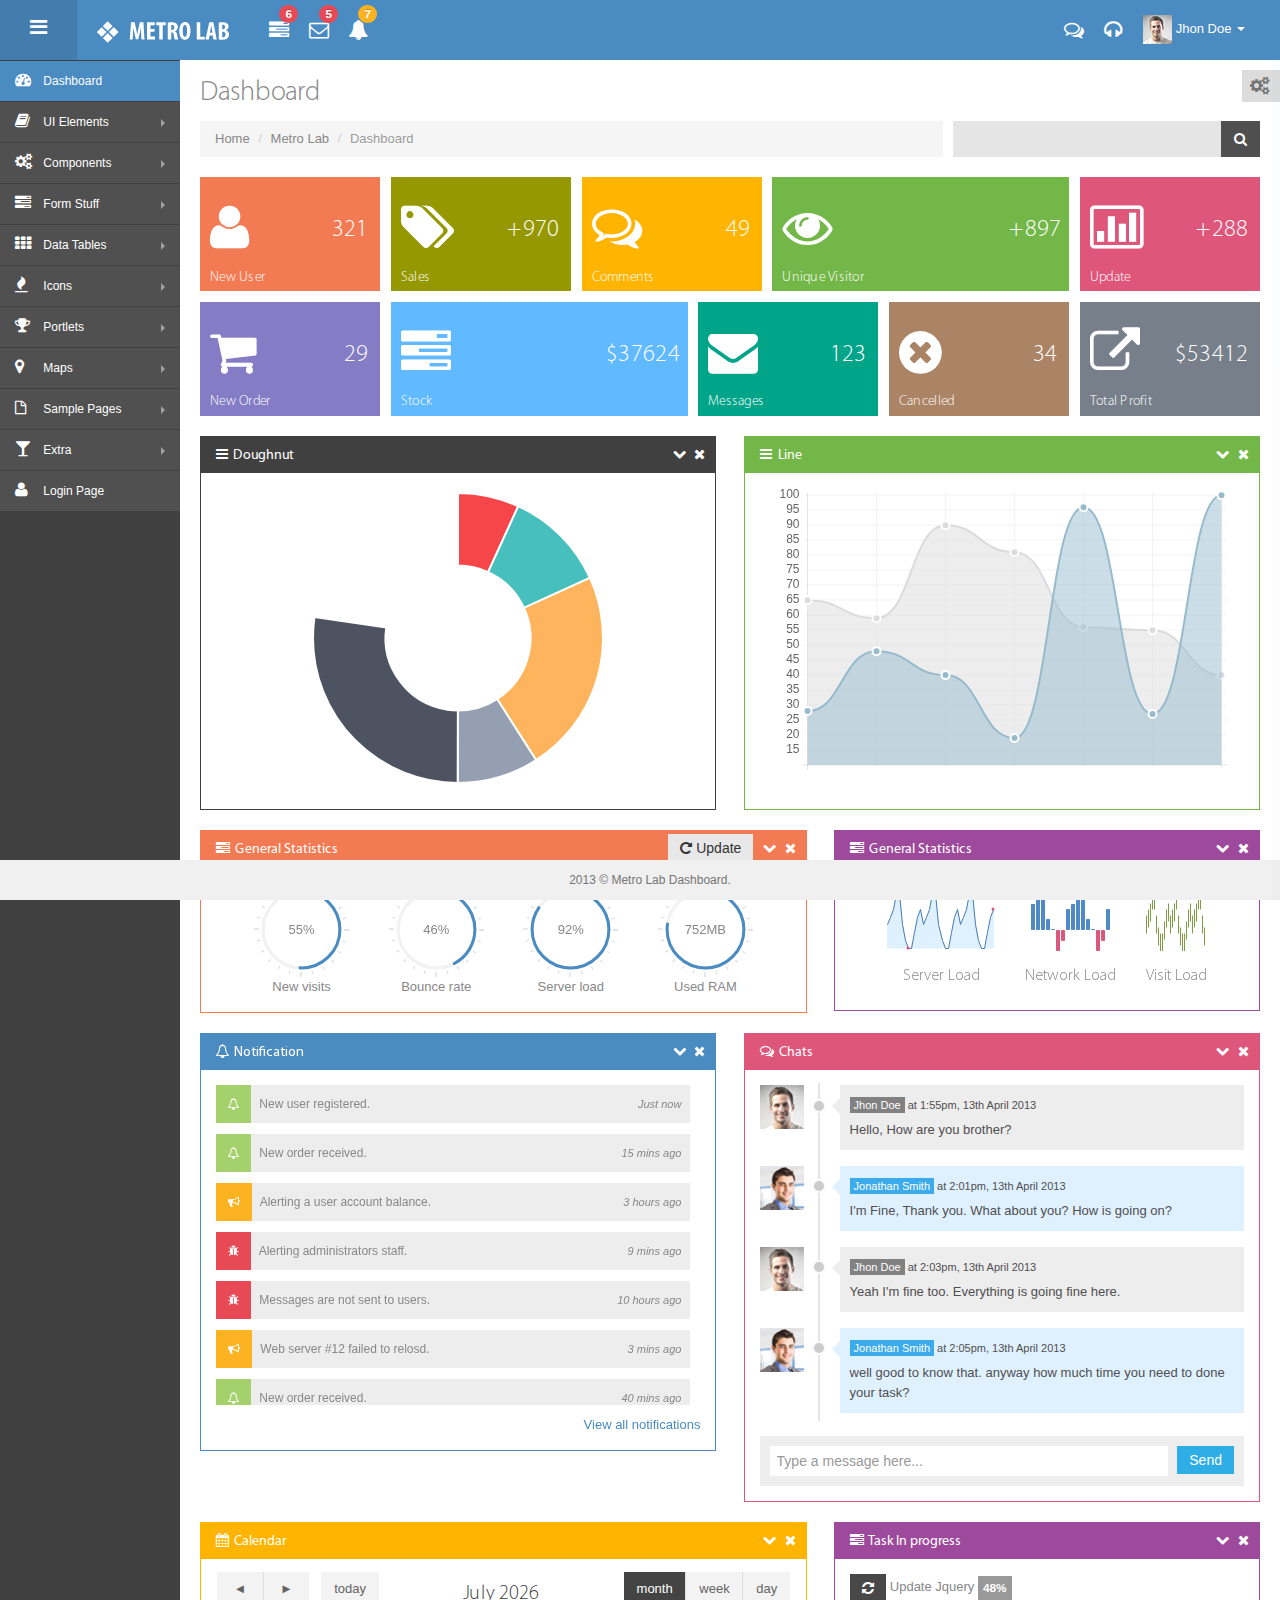
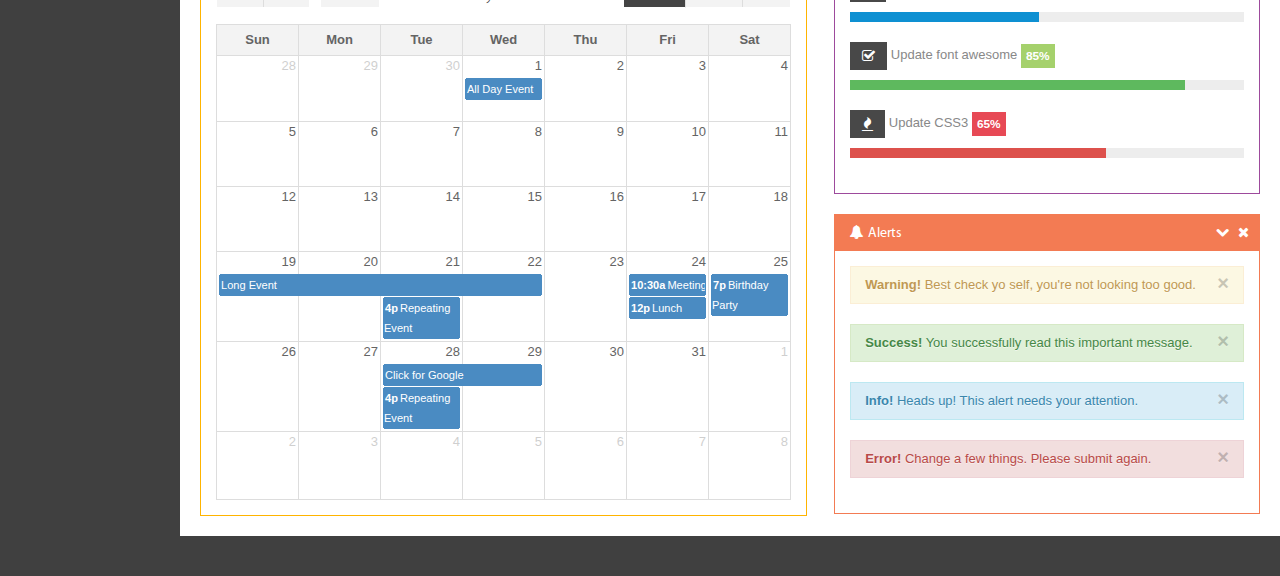
<file: MVSThemeTemplateWeb/index.html>
<!DOCTYPE html>
<!--[if IE 8]> <html lang="en" class="ie8"> <![endif]-->
<!--[if IE 9]> <html lang="en" class="ie9"> <![endif]-->
<!--[if !IE]><!--> <html lang="en"> <!--<![endif]-->
<!-- BEGIN HEAD -->
<head>
   <meta charset="utf-8" />
   <title>Metro Lab</title>
   <meta content="width=device-width, initial-scale=1.0" name="viewport" />
   <meta content="" name="description" />
   <meta content="Mosaddek" name="author" />
   <link href="assets/bootstrap/css/bootstrap.min.css" rel="stylesheet" />
   <link href="assets/bootstrap/css/bootstrap-responsive.min.css" rel="stylesheet" />
   <link href="assets/bootstrap/css/bootstrap-fileupload.css" rel="stylesheet" />
   <link href="assets/font-awesome/css/font-awesome.css" rel="stylesheet" />
   <link href="css/style.css" rel="stylesheet" />
   <link href="css/style-responsive.css" rel="stylesheet" />
   <link href="css/style-default.css" rel="stylesheet" id="style_color" />
   <link href="assets/fullcalendar/fullcalendar/bootstrap-fullcalendar.css" rel="stylesheet" />
   <link href="assets/jquery-easy-pie-chart/jquery.easy-pie-chart.css" rel="stylesheet" type="text/css" media="screen"/>
</head>
<!-- END HEAD -->
<!-- BEGIN BODY -->
<body class="fixed-top">
   <!-- BEGIN HEADER -->
   <div id="header" class="navbar navbar-inverse navbar-fixed-top">
       <!-- BEGIN TOP NAVIGATION BAR -->
       <div class="navbar-inner">
           <div class="container-fluid">
               <!--BEGIN SIDEBAR TOGGLE-->
               <div class="sidebar-toggle-box hidden-phone">
                   <div class="icon-reorder tooltips" data-placement="right" data-original-title="Toggle Navigation"></div>
               </div>
               <!--END SIDEBAR TOGGLE-->
               <!-- BEGIN LOGO -->
               <a class="brand" href="index.html">
                   <img src="img/logo.png" alt="Metro Lab" />
               </a>
               <!-- END LOGO -->
               <!-- BEGIN RESPONSIVE MENU TOGGLER -->
               <a class="btn btn-navbar collapsed" id="main_menu_trigger" data-toggle="collapse" data-target=".nav-collapse">
                   <span class="icon-bar"></span>
                   <span class="icon-bar"></span>
                   <span class="icon-bar"></span>
                   <span class="arrow"></span>
               </a>
               <!-- END RESPONSIVE MENU TOGGLER -->
               <div id="top_menu" class="nav notify-row">
                   <!-- BEGIN NOTIFICATION -->
                   <ul class="nav top-menu">
                       <!-- BEGIN SETTINGS -->
                       <li class="dropdown">
                           <a href="#" class="dropdown-toggle" data-toggle="dropdown">
                               <i class="icon-tasks"></i>
                               <span class="badge badge-important">6</span>
                           </a>
                           <ul class="dropdown-menu extended tasks-bar">
                               <li>
                                   <p>You have 6 pending tasks</p>
                               </li>
                               <li>
                                   <a href="#">
                                       <div class="task-info">
                                         <div class="desc">Dashboard v1.3</div>
                                         <div class="percent">44%</div>
                                       </div>
                                       <div class="progress progress-striped active no-margin-bot">
                                           <div class="bar" style="width: 44%;"></div>
                                       </div>
                                   </a>
                               </li>
                               <li>
                                   <a href="#">
                                       <div class="task-info">
                                           <div class="desc">Database Update</div>
                                           <div class="percent">65%</div>
                                       </div>
                                       <div class="progress progress-striped progress-success active no-margin-bot">
                                           <div class="bar" style="width: 65%;"></div>
                                       </div>
                                   </a>
                               </li>
                               <li>
                                   <a href="#">
                                       <div class="task-info">
                                           <div class="desc">Iphone Development</div>
                                           <div class="percent">87%</div>
                                       </div>
                                       <div class="progress progress-striped progress-info active no-margin-bot">
                                           <div class="bar" style="width: 87%;"></div>
                                       </div>
                                   </a>
                               </li>
                               <li>
                                   <a href="#">
                                       <div class="task-info">
                                           <div class="desc">Mobile App</div>
                                           <div class="percent">33%</div>
                                       </div>
                                       <div class="progress progress-striped progress-warning active no-margin-bot">
                                           <div class="bar" style="width: 33%;"></div>
                                       </div>
                                   </a>
                               </li>
                               <li>
                                   <a href="#">
                                       <div class="task-info">
                                           <div class="desc">Dashboard v1.3</div>
                                           <div class="percent">90%</div>
                                       </div>
                                       <div class="progress progress-striped progress-danger active no-margin-bot">
                                           <div class="bar" style="width: 90%;"></div>
                                       </div>
                                   </a>
                               </li>
                               <li class="external">
                                   <a href="#">See All Tasks</a>
                               </li>
                           </ul>
                       </li>
                       <!-- END SETTINGS -->
                       <!-- BEGIN INBOX DROPDOWN -->
                       <li class="dropdown" id="header_inbox_bar">
                           <a href="#" class="dropdown-toggle" data-toggle="dropdown">
                               <i class="icon-envelope-alt"></i>
                               <span class="badge badge-important">5</span>
                           </a>
                           <ul class="dropdown-menu extended inbox">
                               <li>
                                   <p>You have 5 new messages</p>
                               </li>
                               <li>
                                   <a href="#">
                                       <span class="photo"><img src="./img/avatar-mini.png" alt="avatar" /></span>
									<span class="subject">
									<span class="from">Jonathan Smith</span>
									<span class="time">Just now</span>
									</span>
									<span class="message">
									    Hello, this is an example msg.
									</span>
                                   </a>
                               </li>
                               <li>
                                   <a href="#">
                                       <span class="photo"><img src="./img/avatar-mini.png" alt="avatar" /></span>
									<span class="subject">
									<span class="from">Jhon Doe</span>
									<span class="time">10 mins</span>
									</span>
									<span class="message">
									 Hi, Jhon Doe Bhai how are you ?
									</span>
                                   </a>
                               </li>
                               <li>
                                   <a href="#">
                                       <span class="photo"><img src="./img/avatar-mini.png" alt="avatar" /></span>
									<span class="subject">
									<span class="from">Jason Stathum</span>
									<span class="time">3 hrs</span>
									</span>
									<span class="message">
									    This is awesome dashboard.
									</span>
                                   </a>
                               </li>
                               <li>
                                   <a href="#">
                                       <span class="photo"><img src="./img/avatar-mini.png" alt="avatar" /></span>
									<span class="subject">
									<span class="from">Jondi Rose</span>
									<span class="time">Just now</span>
									</span>
									<span class="message">
									    Hello, this is metrolab
									</span>
                                   </a>
                               </li>
                               <li>
                                   <a href="#">See all messages</a>
                               </li>
                           </ul>
                       </li>
                       <!-- END INBOX DROPDOWN -->
                       <!-- BEGIN NOTIFICATION DROPDOWN -->
                       <li class="dropdown" id="header_notification_bar">
                           <a href="#" class="dropdown-toggle" data-toggle="dropdown">

                               <i class="icon-bell-alt"></i>
                               <span class="badge badge-warning">7</span>
                           </a>
                           <ul class="dropdown-menu extended notification">
                               <li>
                                   <p>You have 7 new notifications</p>
                               </li>
                               <li>
                                   <a href="#">
                                       <span class="label label-important"><i class="icon-bolt"></i></span>
                                       Server #3 overloaded.
                                       <span class="small italic">34 mins</span>
                                   </a>
                               </li>
                               <li>
                                   <a href="#">
                                       <span class="label label-warning"><i class="icon-bell"></i></span>
                                       Server #10 not respoding.
                                       <span class="small italic">1 Hours</span>
                                   </a>
                               </li>
                               <li>
                                   <a href="#">
                                       <span class="label label-important"><i class="icon-bolt"></i></span>
                                       Database overloaded 24%.
                                       <span class="small italic">4 hrs</span>
                                   </a>
                               </li>
                               <li>
                                   <a href="#">
                                       <span class="label label-success"><i class="icon-plus"></i></span>
                                       New user registered.
                                       <span class="small italic">Just now</span>
                                   </a>
                               </li>
                               <li>
                                   <a href="#">
                                       <span class="label label-info"><i class="icon-bullhorn"></i></span>
                                       Application error.
                                       <span class="small italic">10 mins</span>
                                   </a>
                               </li>
                               <li>
                                   <a href="#">See all notifications</a>
                               </li>
                           </ul>
                       </li>
                       <!-- END NOTIFICATION DROPDOWN -->

                   </ul>
               </div>
               <!-- END  NOTIFICATION -->
               <div class="top-nav ">
                   <ul class="nav pull-right top-menu" >
                       <!-- BEGIN SUPPORT -->
                       <li class="dropdown mtop5">

                           <a class="dropdown-toggle element" data-placement="bottom" data-toggle="tooltip" href="#" data-original-title="Chat">
                               <i class="icon-comments-alt"></i>
                           </a>
                       </li>
                       <li class="dropdown mtop5">
                           <a class="dropdown-toggle element" data-placement="bottom" data-toggle="tooltip" href="#" data-original-title="Help">
                               <i class="icon-headphones"></i>
                           </a>
                       </li>
                       <!-- END SUPPORT -->
                       <!-- BEGIN USER LOGIN DROPDOWN -->
                       <li class="dropdown">
                           <a href="#" class="dropdown-toggle" data-toggle="dropdown">
                               <img src="img/avatar1_small.jpg" alt="">
                               <span class="username">Jhon Doe</span>
                               <b class="caret"></b>
                           </a>
                           <ul class="dropdown-menu extended logout">
                               <li><a href="#"><i class="icon-user"></i> My Profile</a></li>
                               <li><a href="#"><i class="icon-cog"></i> My Settings</a></li>
                               <li><a href="login.html"><i class="icon-key"></i> Log Out</a></li>
                           </ul>
                       </li>
                       <!-- END USER LOGIN DROPDOWN -->
                   </ul>
                   <!-- END TOP NAVIGATION MENU -->
               </div>
           </div>
       </div>
       <!-- END TOP NAVIGATION BAR -->
   </div>
   <!-- END HEADER -->
   <!-- BEGIN CONTAINER -->
   <div id="container" class="row-fluid">
      <!-- BEGIN SIDEBAR -->
      <div class="sidebar-scroll">
        <div id="sidebar" class="nav-collapse collapse">

         <!-- BEGIN RESPONSIVE QUICK SEARCH FORM -->
         <div class="navbar-inverse">
            <form class="navbar-search visible-phone">
               <input type="text" class="search-query" placeholder="Search" />
            </form>
         </div>
         <!-- END RESPONSIVE QUICK SEARCH FORM -->
         <!-- BEGIN SIDEBAR MENU -->
          <ul class="sidebar-menu">
              <li class="sub-menu active">
                  <a class="" href="index.html">
                      <i class="icon-dashboard"></i>
                      <span>Dashboard</span>
                  </a>
              </li>
              <li class="sub-menu">
                  <a href="javascript:;" class="">
                      <i class="icon-book"></i>
                      <span>UI Elements</span>
                      <span class="arrow"></span>
                  </a>
                  <ul class="sub">
                      <li><a class="" href="general.html">General</a></li>
                      <li><a class="" href="button.html">Buttons</a></li>
                      <li><a class="" href="slider.html">Sliders</a></li>
                      <li><a class="" href="metro_view.html">Metro View</a></li>
                      <li><a class="" href="tabs_accordion.html">Tabs & Accordions</a></li>
                      <li><a class="" href="typography.html">Typography</a></li>
                      <li><a class="" href="tree_view.html">Tree View</a></li>
                      <li><a class="" href="nestable.html">Nestable List</a></li>
                  </ul>
              </li>
              <li class="sub-menu">
                  <a href="javascript:;" class="">
                      <i class="icon-cogs"></i>
                      <span>Components</span>
                      <span class="arrow"></span>
                  </a>
                  <ul class="sub">
                      <li><a class="" href="calendar.html">Calendar</a></li>
                      <li><a class="" href="grids.html">Grids</a></li>
                      <li><a class="" href="chartjs.html">Chart Js</a></li>
                      <li><a class="" href="flot_chart.html">Flot Charts</a></li>
                      <li><a class="" href="gallery.html"> Gallery</a></li>
                  </ul>
              </li>
              <li class="sub-menu">
                  <a href="javascript:;" class="">
                      <i class="icon-tasks"></i>
                      <span>Form Stuff</span>
                      <span class="arrow"></span>
                  </a>
                  <ul class="sub">
                      <li><a class="" href="form_layout.html">Form Layouts</a></li>
                      <li><a class="" href="form_component.html">Form Components</a></li>
                      <li><a class="" href="form_wizard.html">Form Wizard</a></li>
                      <li><a class="" href="form_validation.html">Form Validation</a></li>
                      <li><a class="" href="dropzone.html">Dropzone File Upload </a></li>
                  </ul>
              </li>
              <li class="sub-menu">
                  <a href="javascript:;" class="">
                      <i class="icon-th"></i>
                      <span>Data Tables</span>
                      <span class="arrow"></span>
                  </a>
                  <ul class="sub">
                      <li><a class="" href="basic_table.html">Basic Table</a></li>
                      <li><a class="" href="dynamic_table.html">Dynamic Table</a></li>
                      <li><a class="" href="editable_table.html">Editable Table</a></li>
                  </ul>
              </li>
              <li class="sub-menu">
                  <a href="javascript:;" class="">
                      <i class="icon-fire"></i>
                      <span>Icons</span>
                      <span class="arrow"></span>
                  </a>
                  <ul class="sub">
                      <li><a class="" href="font_awesome.html">Font Awesome</a></li>
                      <li><a class="" href="glyphicons.html">Glyphicons</a></li>
                  </ul>
              </li>
              <li class="sub-menu">
                  <a class="" href="javascript:;">
                      <i class="icon-trophy"></i>
                      <span>Portlets</span>
                      <span class="arrow"></span>
                  </a>
                  <ul class="sub">
                      <li><a href="general_portlet.html" class=""> General Portlet</a></li>
                      <li><a href="draggable_portlet.html" class="">Draggable Portlet</a></li>
                  </ul>
              </li>
              <li class="sub-menu">
                  <a class="" href="javascript:;">
                      <i class="icon-map-marker"></i>
                      <span>Maps</span>
                      <span class="arrow"></span>
                  </a>
                  <ul class="sub">
                      <li><a href="vector_map.html" class="">Vector Maps</a></li>
                      <li><a href="google_map.html" class="">Google Map</a></li>
                  </ul>
              </li>
              <li class="sub-menu">
                  <a href="javascript:;" class="">
                      <i class="icon-file-alt"></i>
                      <span>Sample Pages</span>
                      <span class="arrow"></span>
                  </a>
                  <ul class="sub">
                      <li><a class="" href="blank.html">Blank Page</a></li>
                      <li><a class="" href="blog.html">Blog</a></li>
                      <li><a class="" href="timeline.html">Timeline</a></li>
                      <li><a class="" href="profile.html">Profile</a></li>
                      <li><a class="" href="about_us.html">About Us</a></li>
                      <li><a class="" href="contact_us.html">Contact Us</a></li>
                  </ul>
              </li>
              <li class="sub-menu">
                  <a href="javascript:;" class="">
                      <i class="icon-glass"></i>
                      <span>Extra</span>
                      <span class="arrow"></span>
                  </a>
                  <ul class="sub">
                      <li><a class="" href="lock.html">Lock Screen</a></li>
                      <li><a class="" href="invoice.html">Invoice</a></li>
                      <li><a class="" href="pricing_tables.html">Pricing Tables</a></li>
                      <li><a class="" href="search_result.html">Search Result</a></li>
                      <li><a class="" href="faq.html">FAQ</a></li>
                      <li><a class="" href="404.html">404 Error</a></li>
                      <li><a class="" href="500.html">500 Error</a></li>
                  </ul>
              </li>

              <li>
                  <a class="" href="login.html">
                    <i class="icon-user"></i>
                    <span>Login Page</span>
                  </a>
              </li>
          </ul>
         <!-- END SIDEBAR MENU -->
      </div>
      </div>
      <!-- END SIDEBAR -->
      <!-- BEGIN PAGE -->  
      <div id="main-content">
         <!-- BEGIN PAGE CONTAINER-->
         <div class="container-fluid">
            <!-- BEGIN PAGE HEADER-->   
            <div class="row-fluid">
               <div class="span12">
                   <!-- BEGIN THEME CUSTOMIZER-->
                   <div id="theme-change" class="hidden-phone">
                       <i class="icon-cogs"></i>
                        <span class="settings">
                            <span class="text">Theme Color:</span>
                            <span class="colors">
                                <span class="color-default" data-style="default"></span>
                                <span class="color-green" data-style="green"></span>
                                <span class="color-gray" data-style="gray"></span>
                                <span class="color-purple" data-style="purple"></span>
                                <span class="color-red" data-style="red"></span>
                            </span>
                        </span>
                   </div>
                   <!-- END THEME CUSTOMIZER-->
                  <!-- BEGIN PAGE TITLE & BREADCRUMB-->
                   <h3 class="page-title">
                     Dashboard
                   </h3>
                   <ul class="breadcrumb">
                       <li>
                           <a href="#">Home</a>
                           <span class="divider">/</span>
                       </li>
                       <li>
                           <a href="#">Metro Lab</a>
                           <span class="divider">/</span>
                       </li>
                       <li class="active">
                           Dashboard
                       </li>
                       <li class="pull-right search-wrap">
                           <form action="search_result.html" class="hidden-phone">
                               <div class="input-append search-input-area">
                                   <input class="" id="appendedInputButton" type="text">
                                   <button class="btn" type="button"><i class="icon-search"></i> </button>
                               </div>
                           </form>
                       </li>
                   </ul>
                   <!-- END PAGE TITLE & BREADCRUMB-->
               </div>
            </div>
            <!-- END PAGE HEADER-->
            <!-- BEGIN PAGE CONTENT-->
            <div class="row-fluid">
                <!--BEGIN METRO STATES-->
                <div class="metro-nav">
                    <div class="metro-nav-block nav-block-orange">
                        <a data-original-title="" href="#">
                            <i class="icon-user"></i>
                            <div class="info">321</div>
                            <div class="status">New User</div>
                        </a>
                    </div>
                    <div class="metro-nav-block nav-olive">
                        <a data-original-title="" href="#">
                            <i class="icon-tags"></i>
                            <div class="info">+970</div>
                            <div class="status">Sales</div>
                        </a>
                    </div>
                    <div class="metro-nav-block nav-block-yellow">
                        <a data-original-title="" href="#">
                            <i class="icon-comments-alt"></i>
                            <div class="info">49</div>
                            <div class="status">Comments</div>
                        </a>
                    </div>
                    <div class="metro-nav-block nav-block-green double">
                        <a data-original-title="" href="#">
                            <i class="icon-eye-open"></i>
                            <div class="info">+897</div>
                            <div class="status">Unique Visitor</div>
                        </a>
                    </div>
                    <div class="metro-nav-block nav-block-red">
                        <a data-original-title="" href="#">
                            <i class="icon-bar-chart"></i>
                            <div class="info">+288</div>
                            <div class="status">Update</div>
                        </a>
                    </div>
                </div>
                <div class="metro-nav">
                    <div class="metro-nav-block nav-light-purple">
                        <a data-original-title="" href="#">
                            <i class="icon-shopping-cart"></i>
                            <div class="info">29</div>
                            <div class="status">New Order</div>
                        </a>
                    </div>
                    <div class="metro-nav-block nav-light-blue double">
                        <a data-original-title="" href="#">
                            <i class="icon-tasks"></i>
                            <div class="info">$37624</div>
                            <div class="status">Stock</div>
                        </a>
                    </div>
                    <div class="metro-nav-block nav-light-green">
                        <a data-original-title="" href="#">
                            <i class="icon-envelope"></i>
                            <div class="info">123</div>
                            <div class="status">Messages</div>
                        </a>
                    </div>
                    <div class="metro-nav-block nav-light-brown">
                        <a data-original-title="" href="#">
                            <i class="icon-remove-sign"></i>
                            <div class="info">34</div>
                            <div class="status">Cancelled</div>
                        </a>
                    </div>
                    <div class="metro-nav-block nav-block-grey ">
                        <a data-original-title="" href="#">
                            <i class="icon-external-link"></i>
                            <div class="info">$53412</div>
                            <div class="status">Total Profit</div>
                        </a>
                    </div>
                </div>
                <div class="space10"></div>
                <!--END METRO STATES-->
            </div>
            <div class="row-fluid">
                <div class="span6">
                    <!-- BEGIN CHART PORTLET-->
                    <div class="widget ">
                        <div class="widget-title">
                            <h4><i class="icon-reorder"></i> Doughnut</h4>
                            <span class="tools">
                                <a href="javascript:;" class="icon-chevron-down"></a>
                                <a href="javascript:;" class="icon-remove"></a>
                            </span>
                        </div>
                        <div class="widget-body">
                            <div class="text-center">
                                <canvas id="doughnut" height="300" width="400"></canvas>
                            </div>
                        </div>
                    </div>
                    <!-- END CHART PORTLET-->
                </div>
                <div class="span6">
                    <!-- BEGIN CHART PORTLET-->
                    <div class="widget green">
                        <div class="widget-title">
                            <h4><i class="icon-reorder"> </i> Line</h4>
                            <span class="tools">
                                <a href="javascript:;" class="icon-chevron-down"></a>
                                <a href="javascript:;" class="icon-remove"></a>
                            </span>
                        </div>
                        <div class="widget-body">
                            <div class="text-center">
                                <canvas id="line" height="300" width="450"></canvas>
                            </div>
                        </div>
                    </div>
                    <!-- END CHART PORTLET-->
                </div>
            </div>

            <div class="row-fluid">
                <div class="span7">
                    <!--BEGIN GENERAL STATISTICS-->
                    <div class="widget orange">
                        <div class="widget-title">
                            <h4><i class="icon-tasks"></i> General Statistics </h4>
                         <span class="tools">
                            <a href="javascript:;" class="icon-chevron-down"></a>
                            <a href="javascript:;" class="icon-remove"></a>
                         </span>
                            <div class="update-btn">
                                <a href="javascript:;" class="btn update-easy-pie-chart"><i class="icon-repeat"></i> Update</a>
                            </div>
                        </div>
                        <div class="widget-body">
                            <div class="text-center">
                                <div class="easy-pie-chart">
                                    <div class="percentage success" data-percent="55"><span>55</span>%</div>
                                    <div class="title">New visits</div>
                                </div>
                                <div class="easy-pie-chart">
                                    <div class="percentage" data-percent="46"><span>46</span>%</div>
                                    <div class="title">Bounce rate</div>
                                </div>
                                <div class="easy-pie-chart">
                                    <div class="percentage" data-percent="92"><span>92</span>%</div>
                                    <div class="title">Server load</div>
                                </div>
                                <div class="easy-pie-chart">
                                    <div class="percentage" data-percent="84"><span>752</span>MB</div>
                                    <div class="title">Used RAM</div>
                                </div>
                            </div>
                        </div>
                    </div>
                    <!--END GENERAL STATISTICS-->
                </div>
                <div class="span5">
                    <!--BEGIN GENERAL STATISTICS-->
                    <div class="widget purple">
                        <div class="widget-title">
                            <h4><i class="icon-tasks"></i> General Statistics </h4>
                         <span class="tools">
                            <a href="javascript:;" class="icon-chevron-down"></a>
                            <a href="javascript:;" class="icon-remove"></a>
                         </span>
                        </div>
                        <div class="widget-body">
                            <div class="row-fluid">
                                <div class="text-center">
                                    <div class="sparkline">
                                        <div id="metro-sparkline-type1"></div>
                                        <div class="sparkline-tittle">Server Load</div>
                                    </div>
                                    <div class="sparkline">
                                        <div id="metro-sparkline-type2"></div>
                                        <div class="sparkline-tittle">Network Load</div>
                                    </div>
                                    <div class="sparkline">
                                        <div id="metro-sparkline-type3"></div>
                                        <div class="sparkline-tittle">Visit Load</div>
                                    </div>
                                </div>
                            </div>
                        </div>
                    </div>
                    <!--END GENERAL STATISTICS-->
                </div>
            </div>
            <div class="row-fluid">
                 <div class="span6">
                     <!-- BEGIN NOTIFICATIONS PORTLET-->
                     <div class="widget blue">
                         <div class="widget-title">
                             <h4><i class="icon-bell"></i> Notification </h4>
                           <span class="tools">
                               <a href="javascript:;" class="icon-chevron-down"></a>
                               <a href="javascript:;" class="icon-remove"></a>
                           </span>
                         </div>
                         <div class="widget-body">
                             <ul class="item-list scroller padding"  style="overflow: hidden; width: auto; height: 320px;" data-always-visible="1">
                                 <li>
                                     <span class="label label-success"><i class="icon-bell"></i></span>
                                     <span>New user registered.</span>
                                     <div class="pull-right">
                                         <span class="small italic ">Just now</span>

                                     </div>
                                 </li>
                                 <li>
                                     <span class="label label-success"><i class="icon-bell"></i></span>
                                     <span>New order received.</span>
                                     <div class="pull-right">
                                         <span class="small italic ">15 mins ago</span>

                                     </div>
                                 </li>
                                 <li>
                                     <span class="label label-warning"><i class="icon-bullhorn"></i></span>
                                     <span>Alerting a user account balance.</span>
                                     <div class="pull-right">
                                         <span class="small italic ">3 hours ago</span>

                                     </div>
                                 </li>
                                 <li>
                                     <span class="label label-important"><i class=" icon-bug"></i></span>
                                     <span>Alerting administrators staff.</span>
                                     <div class="pull-right">
                                         <span class="small italic ">9 mins ago</span>

                                     </div>
                                 </li>
                                 <li>
                                     <span class="label label-important"><i class=" icon-bug"></i></span>
                                     <span>Messages are not sent to users.</span>
                                     <div class="pull-right">
                                         <span class="small italic ">10 hours ago</span>

                                     </div>
                                 </li>
                                 <li>
                                     <span class="label label-warning"><i class="icon-bullhorn"></i></span>
                                     <span>Web server #12 failed to relosd.</span>
                                     <div class="pull-right">
                                         <span class="small italic ">3 mins ago</span>

                                     </div>
                                 </li>
                                 <li>
                                     <span class="label label-success"><i class="icon-bell"></i></span>
                                     <span>New order received.</span>
                                     <div class="pull-right">
                                         <span class="small italic ">40 mins ago</span>

                                     </div>
                                 </li>
                                 <li>
                                     <span class="label label-warning"><i class="icon-bullhorn"></i></span>
                                     <span>Alerting a user account balance.</span>
                                     <div class="pull-right">
                                         <span class="small italic ">1 hours ago</span>

                                     </div>
                                 </li>
                                 <li>
                                     <span class="label label-important"><i class=" icon-bug"></i></span>
                                     <span>Alerting administrators staff.</span>
                                     <div class="pull-right">
                                         <span class="small italic ">1 mins ago</span>

                                     </div>
                                 </li>
                                 <li>
                                     <span class="label label-important"><i class=" icon-bug"></i></span>
                                     <span>Messages are not sent to users.</span>
                                     <div class="pull-right">
                                         <span class="small italic ">11 hours ago</span>

                                     </div>
                                 </li>
                                 <li>
                                     <span class="label label-warning"><i class="icon-bullhorn"></i></span>
                                     <span>Web server #12 failed to relosd.</span>
                                     <div class="pull-right">
                                         <span class="small italic ">1 day ago</span>

                                     </div>
                                 </li>
                                 <li>
                                     <span class="label label-success"><i class="icon-bell"></i></span>
                                     <span>New order received.</span>
                                     <div class="pull-right">
                                         <span class="small italic ">10 mins ago</span>

                                     </div>
                                 </li>
                                 <li>
                                     <span class="label label-warning"><i class="icon-bullhorn"></i></span>
                                     <span>Alerting a user account balance.</span>
                                     <div class="pull-right">
                                         <span class="small italic ">3 hours ago</span>

                                     </div>
                                 </li>
                                 <li>
                                     <span class="label label-important"><i class=" icon-bug"></i></span>
                                     <span>Alerting administrators support staff.</span>
                                     <div class="pull-right">
                                         <span class="small italic ">6 hours ago</span>

                                     </div>
                                 </li>
                                 <li>
                                     <span class="label label-important"><i class=" icon-bug"></i></span>
                                     <span>Messages are not sent to users.</span>
                                     <div class="pull-right">
                                         <span class="small italic ">3 days ago</span>

                                     </div>
                                 </li>
                                 <li>
                                     <span class="label label-warning"><i class="icon-bullhorn"></i></span>
                                     <span>Web server #12 failed to relosd.</span>
                                     <div class="pull-right">
                                         <span class="small italic ">1 day ago</span>

                                     </div>
                                 </li>
                             </ul>
                             <div class="space10"></div>
                             <a href="#" class="pull-right">View all notifications</a>
                             <div class="clearfix no-top-space no-bottom-space"></div>
                         </div>
                     </div>
                     <!-- END NOTIFICATIONS PORTLET-->
                 </div>
                 <div class="span6">
                     <!-- BEGIN CHAT PORTLET-->
                     <div class="widget red">
                         <div class="widget-title">
                             <h4><i class="icon-comments-alt"></i> Chats</h4>
									<span class="tools">
									<a href="javascript:;" class="icon-chevron-down"></a>
									<a href="javascript:;" class="icon-remove"></a>
									</span>
                         </div>
                         <div class="widget-body">
                             <div class="timeline-messages">
                                 <!-- Comment -->
                                 <div class="msg-time-chat">
                                     <a class="message-img" href="#"><img alt="" src="img/avatar1.jpg" class="avatar"></a>
                                     <div class="message-body msg-in">
                                         <span class="arrow"></span>
                                         <div class="text">
                                             <p class="attribution"><a href="#">Jhon Doe</a> at 1:55pm, 13th April 2013</p>
                                             <p>Hello, How are you brother?</p>
                                         </div>
                                     </div>
                                 </div>
                                 <!-- /comment -->

                                 <!-- Comment -->
                                 <div class="msg-time-chat">
                                     <a class="message-img" href="#"><img alt="" src="img/avatar2.jpg" class="avatar"></a>
                                     <div class="message-body msg-out">
                                         <span class="arrow"></span>
                                         <div class="text">
                                             <p class="attribution"> <a href="#">Jonathan Smith</a> at 2:01pm, 13th April 2013</p>
                                             <p>I'm Fine, Thank you. What about you? How is going on?</p>
                                         </div>
                                     </div>
                                 </div>
                                 <!-- /comment -->

                                 <!-- Comment -->
                                 <div class="msg-time-chat">
                                     <a class="message-img" href="#"><img alt="" src="img/avatar1.jpg" class="avatar"></a>
                                     <div class="message-body msg-in">
                                         <span class="arrow"></span>
                                         <div class="text">
                                             <p class="attribution"><a href="#">Jhon Doe</a> at 2:03pm, 13th April 2013</p>
                                             <p>Yeah I'm fine too. Everything is going fine here.</p>
                                         </div>
                                     </div>
                                 </div>
                                 <!-- /comment -->

                                 <!-- Comment -->
                                 <div class="msg-time-chat">
                                     <a class="message-img" href="#"><img alt="" src="img/avatar2.jpg" class="avatar"></a>
                                     <div class="message-body msg-out">
                                         <span class="arrow"></span>
                                         <div class="text">
                                             <p class="attribution"><a href="#">Jonathan Smith</a> at 2:05pm, 13th April 2013</p>
                                             <p>well good to know that. anyway how much time you need to done your task?</p>
                                         </div>
                                     </div>
                                 </div>
                                 <!-- /comment -->
                             </div>
                             <div class="chat-form">
                                 <div class="input-cont">
                                     <input type="text" placeholder="Type a message here..." />
                                 </div>
                                 <div class="btn-cont">
                                     <a href="javascript:;" class="btn btn-primary">Send</a>
                                 </div>
                             </div>
                         </div>
                     </div>
                     <!-- END CHAT PORTLET-->
                 </div>
             </div>
            <div class="row-fluid">
                <div class="span7 responsive" data-tablet="span7 fix-margin" data-desktop="span7">
                    <!-- BEGIN CALENDAR PORTLET-->
                    <div class="widget yellow">
                        <div class="widget-title">
                            <h4><i class="icon-calendar"></i> Calendar</h4>
                            <span class="tools">
                                <a href="javascript:;" class="icon-chevron-down"></a>
                                <a href="javascript:;" class="icon-remove"></a>
                            </span>
                        </div>
                        <div class="widget-body">
                            <div id="calendar" class="has-toolbar"></div>
                        </div>
                    </div>
                    <!-- END CALENDAR PORTLET-->
                </div>
                <div class="span5">
                    <!-- BEGIN PROGRESS PORTLET-->
                    <div class="widget purple">
                        <div class="widget-title">
                            <h4><i class="icon-tasks"></i> Task In progress </h4>
                            <span class="tools">
                                <a href="javascript:;" class="icon-chevron-down"></a>
                                <a href="javascript:;" class="icon-remove"></a>
                            </span>
                        </div>
                        <div class="widget-body">
                            <ul class="unstyled">
                                <li>
                                    <span class="btn btn-inverse"> <i class="icon-refresh"></i></span>  Update Jquery <strong class="label"> 48%</strong>
                                    <div class="space10"></div>
                                    <div class="progress">
                                        <div style="width: 48%;" class="bar"></div>
                                    </div>
                                </li>
                                <li>
                                    <span class="btn btn-inverse"> <i class="icon-check"></i></span>  Update font awesome <strong class="label label-success"> 85%</strong>
                                    <div class="space10"></div>
                                    <div class="progress progress-success">
                                        <div style="width: 85%;" class="bar"></div>
                                    </div>
                                </li>
                                <li>
                                    <span class="btn btn-inverse"> <i class="icon-fire"></i></span>  Update CSS3 <strong class="label label-important"> 65%</strong>
                                    <div class="space10"></div>
                                    <div class="progress progress-danger">
                                        <div style="width: 65%;" class="bar"></div>
                                    </div>
                                </li>

                            </ul>
                        </div>
                    </div>
                    <!-- END PROGRESS PORTLET-->
                    <!-- BEGIN ALERTS PORTLET-->
                    <div class="widget orange">
                        <div class="widget-title">
                            <h4><i class="icon-bell-alt"></i> Alerts</h4>
                            <span class="tools">
                            <a class="icon-chevron-down" href="javascript:;"></a>
                            <a class="icon-remove" href="javascript:;"></a>
                            </span>
                        </div>
                        <div class="widget-body">
                            <div class="alert">
                                <button data-dismiss="alert" class="close">×</button>
                                <strong>Warning!</strong> Best check yo self, you're not looking too good.
                            </div>
                            <div class="alert alert-success">
                                <button data-dismiss="alert" class="close">×</button>
                                <strong>Success!</strong> You successfully read this important message.
                            </div>
                            <div class="alert alert-info">
                                <button data-dismiss="alert" class="close">×</button>
                                <strong>Info!</strong> Heads up! This alert needs your attention.
                            </div>
                            <div class="alert alert-error">
                                <button data-dismiss="alert" class="close">×</button>
                                <strong>Error!</strong> Change a few things. Please submit again.
                            </div>
                        </div>
                    </div>
                    <!-- END ALERTS PORTLET-->
                </div>
            </div>

            <!-- END PAGE CONTENT-->         
         </div>
         <!-- END PAGE CONTAINER-->
      </div>
      <!-- END PAGE -->  
   </div>
   <!-- END CONTAINER -->

   <!-- BEGIN FOOTER -->
   <div id="footer">
       2013 &copy; Metro Lab Dashboard.
   </div>
   <!-- END FOOTER -->

   <!-- BEGIN JAVASCRIPTS -->
   <!-- Load javascripts at bottom, this will reduce page load time -->
   <script src="js/jquery-1.8.3.min.js"></script>
   <script src="js/jquery.nicescroll.js" type="text/javascript"></script>
   <script type="text/javascript" src="assets/jquery-slimscroll/jquery-ui-1.9.2.custom.min.js"></script>
   <script type="text/javascript" src="assets/jquery-slimscroll/jquery.slimscroll.min.js"></script>
   <script src="assets/fullcalendar/fullcalendar/fullcalendar.min.js"></script>
   <script src="assets/bootstrap/js/bootstrap.min.js"></script>

   <!-- ie8 fixes -->
   <!--[if lt IE 9]>
   <script src="js/excanvas.js"></script>
   <script src="js/respond.js"></script>
   <![endif]-->

   <script src="assets/jquery-easy-pie-chart/jquery.easy-pie-chart.js" type="text/javascript"></script>
   <script src="js/jquery.sparkline.js" type="text/javascript"></script>
   <script src="assets/chart-master/Chart.js"></script>
   <script src="js/jquery.scrollTo.min.js"></script>


   <!--common script for all pages-->
   <script src="js/common-scripts.js"></script>

   <!--script for this page only-->

   <script src="js/easy-pie-chart.js"></script>
   <script src="js/sparkline-chart.js"></script>
   <script src="js/home-page-calender.js"></script>
   <script src="js/home-chartjs.js"></script>

   <!-- END JAVASCRIPTS -->   
</body>
<!-- END BODY -->
</html>
</file>
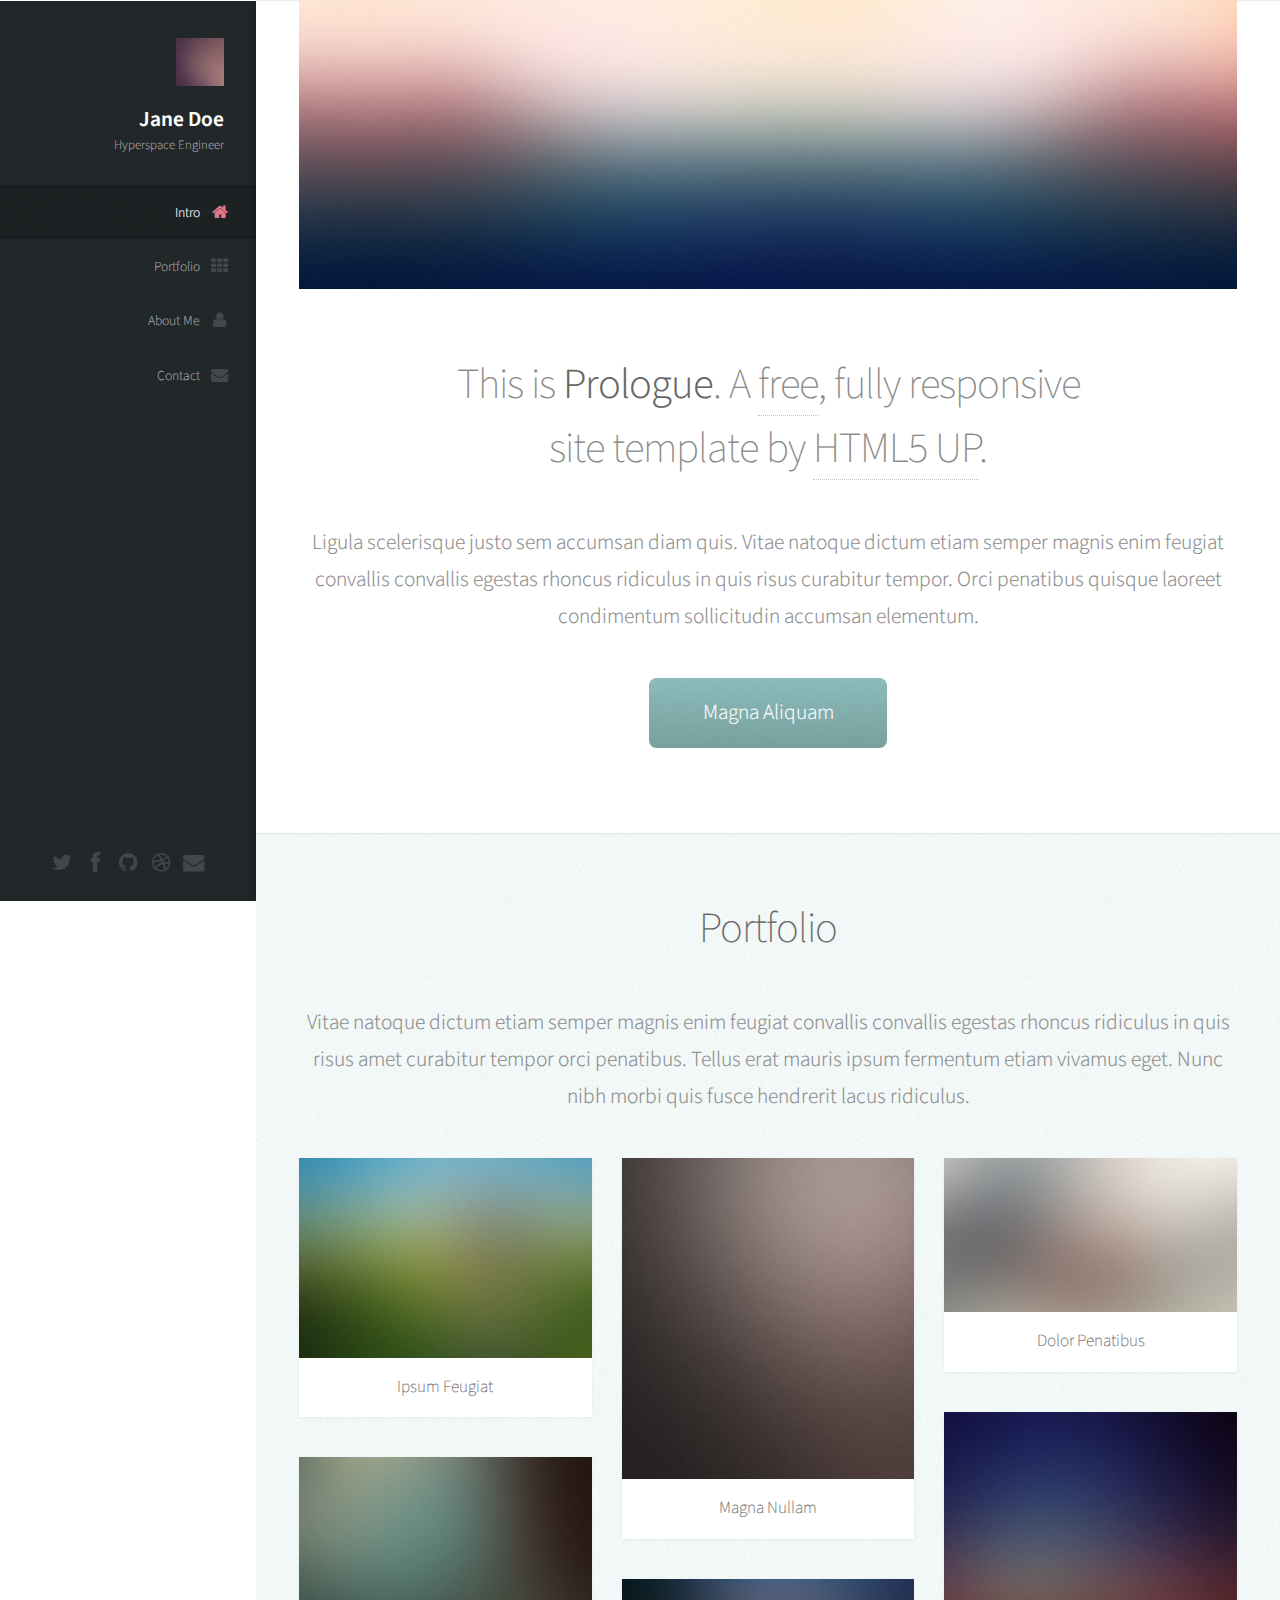
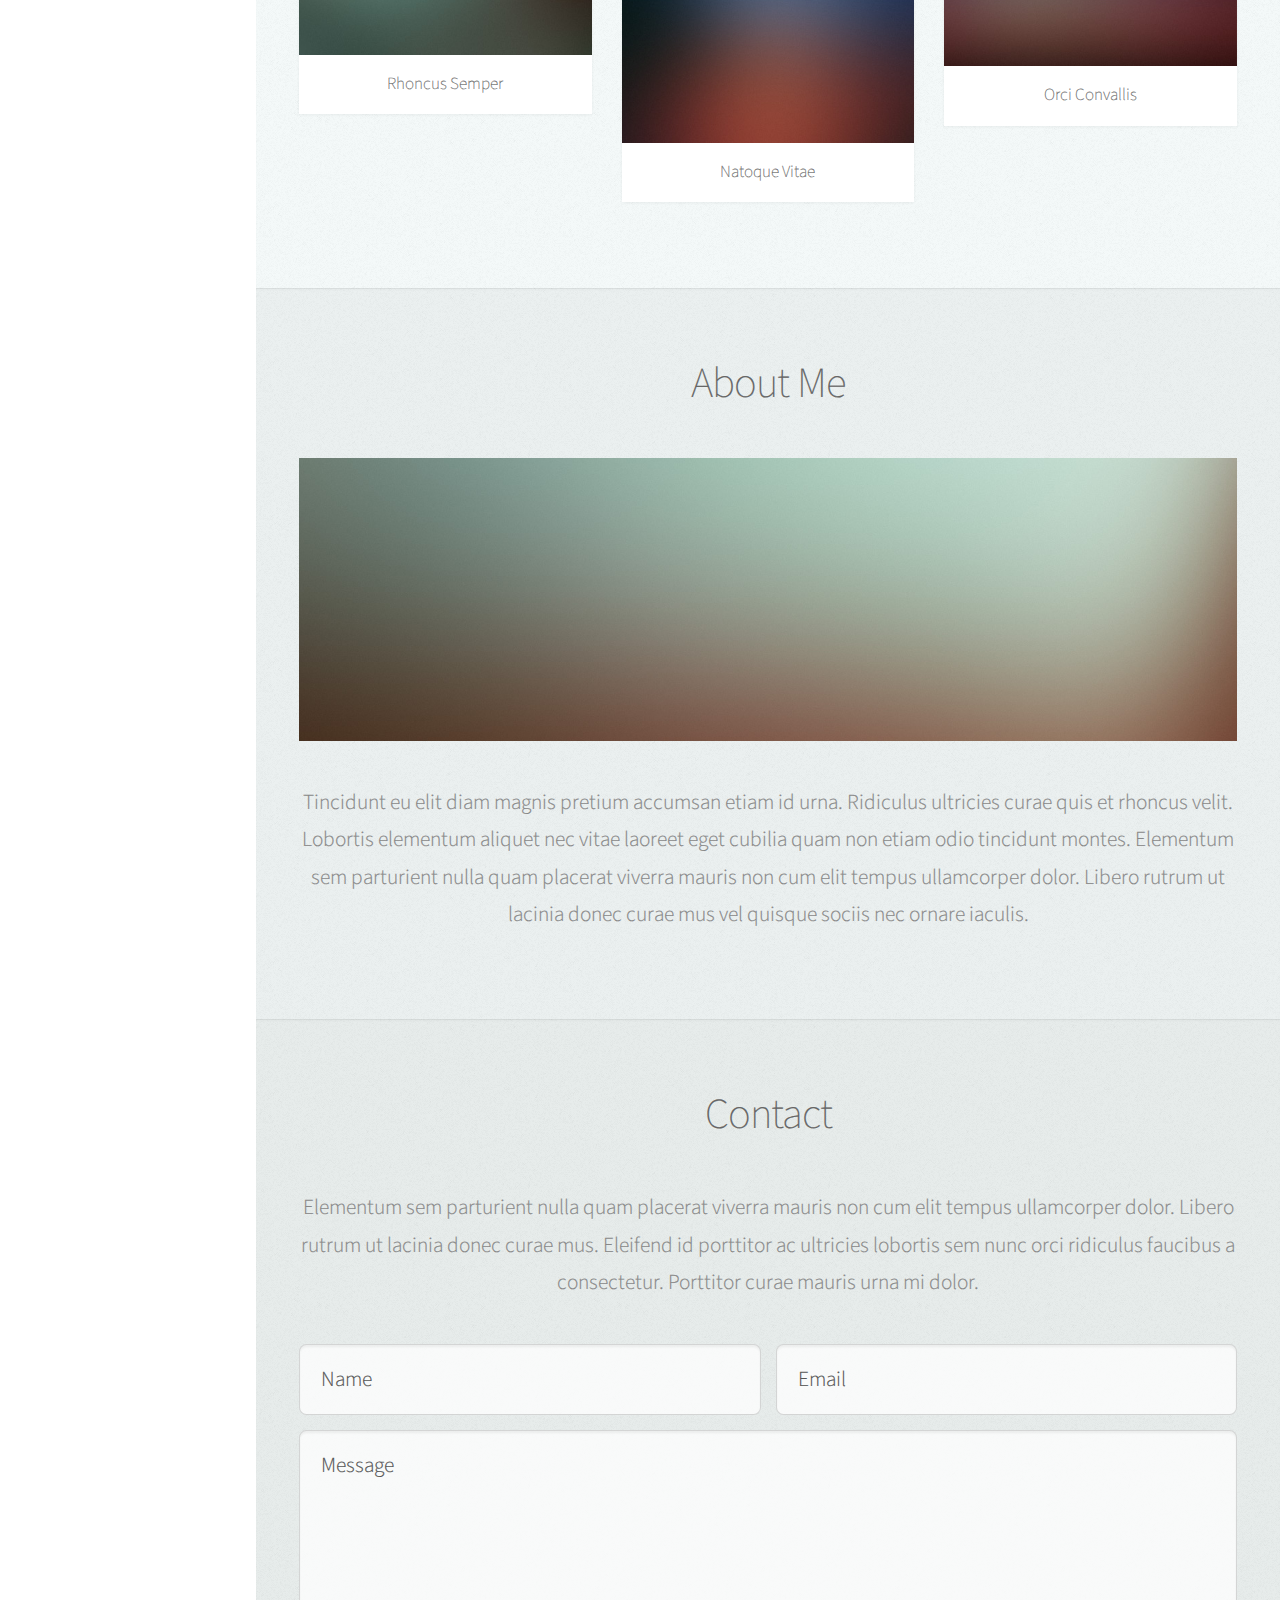
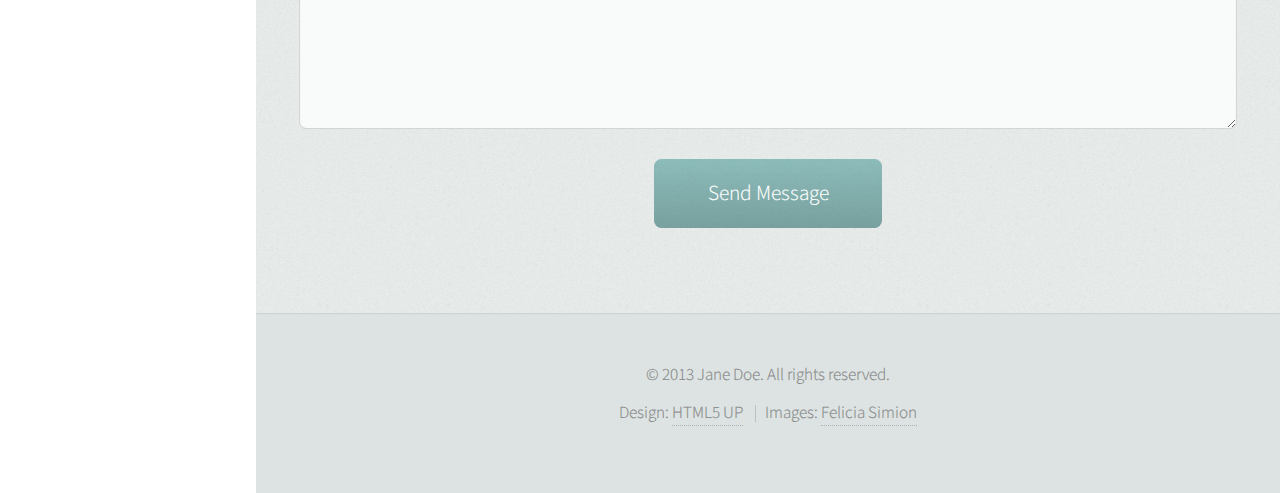
<file: VMSWebApp/index.html>
<!DOCTYPE HTML>
<!--
	Prologue 1.0 by HTML5 UP
	html5up.net | @n33co
	Free for personal and commercial use under the CCA 3.0 license (html5up.net/license)
-->
<html>
	<head>
		<title>Prologue by HTML5 UP</title>
		<meta http-equiv="content-type" content="text/html; charset=utf-8" />
		<meta name="description" content="" />
		<meta name="keywords" content="" />
		<link href="http://fonts.googleapis.com/css?family=Source+Sans+Pro:200,300,400,600" rel="stylesheet" type="text/css" />
		<!--[if lte IE 8]><script src="js/html5shiv.js"></script><![endif]-->
		<script src="js/jquery.min.js"></script>
		<script src="js/skel.min.js"></script>
		<script src="js/skel-panels.min.js"></script>
		<script src="js/init.js"></script>
		<noscript>
			<link rel="stylesheet" href="css/skel-noscript.css" />
			<link rel="stylesheet" href="css/style.css" />
			<link rel="stylesheet" href="css/style-wide.css" />
		</noscript>
		<!--[if lte IE 9]><link rel="stylesheet" href="css/ie9.css" /><![endif]-->
		<!--[if lte IE 8]><link rel="stylesheet" href="css/ie8.css" /><![endif]-->
	</head>
	<body>

		<!-- Header -->
			<div id="header" class="skel-panels-fixed">

				<div class="top">

					<!-- Logo -->
						<div id="logo">
							<span class="image avatar48"><img src="images/avatar.jpg" alt="" /></span>
							<h1 id="title">Jane Doe</h1>
							<span class="byline">Hyperspace Engineer</span>
						</div>

					<!-- Nav -->
						<nav id="nav">
							<ul>
								<li><a href="#top" id="top-link" class="skel-panels-ignoreHref"><span class="icon icon-home">Intro</span></a></li>
								<li><a href="#portfolio" id="portfolio-link" class="skel-panels-ignoreHref"><span class="icon icon-th">Portfolio</span></a></li>
								<li><a href="#about" id="about-link" class="skel-panels-ignoreHref"><span class="icon icon-user">About Me</span></a></li>
								<li><a href="#contact" id="contact-link" class="skel-panels-ignoreHref"><span class="icon icon-envelope">Contact</span></a></li>
							</ul>
						</nav>
						
				</div>
				
				<div class="bottom">

					<!-- Social Icons -->
						<ul class="icons">
							<li><a href="#" class="icon icon-twitter"><span>Twitter</span></a></li>
							<li><a href="#" class="icon icon-facebook"><span>Facebook</span></a></li>
							<li><a href="#" class="icon icon-github"><span>Github</span></a></li>
							<li><a href="#" class="icon icon-dribbble"><span>Dribbble</span></a></li>
							<li><a href="#" class="icon icon-envelope"><span>Email</span></a></li>
						</ul>
				
				</div>
			
			</div>

		<!-- Main -->
			<div id="main">
			
				<!-- Intro -->
					<section id="top" class="one">
						<div class="container">

							<a href="http://ineedchemicalx.deviantart.com/art/Moonscape-381829905" class="image featured"><img src="images/pic01.jpg" alt="" /></a>

							<header>
								<h2 class="alt">This is <strong>Prologue</strong>. A <a href="http://html5up.net/license">free</a>, fully responsive<br />
								site template by <a href="http://html5up.net">HTML5 UP</a>.</h2>
							</header>
							
							<p>Ligula scelerisque justo sem accumsan diam quis. Vitae natoque dictum 
							etiam semper magnis enim feugiat convallis convallis egestas rhoncus ridiculus 
							in quis risus curabitur tempor. Orci penatibus quisque laoreet condimentum 
							sollicitudin accumsan elementum.</p>

							<footer>
								<a href="#portfolio" class="button scrolly">Magna Aliquam</a>
							</footer>

						</div>
					</section>
					
				<!-- Portfolio -->
					<section id="portfolio" class="two">
						<div class="container">
					
							<header>
								<h2>Portfolio</h2>
							</header>
							
							<p>Vitae natoque dictum etiam semper magnis enim feugiat convallis convallis
							egestas rhoncus ridiculus in quis risus amet curabitur tempor orci penatibus.
							Tellus erat mauris ipsum fermentum etiam vivamus eget. Nunc nibh morbi quis 
							fusce hendrerit lacus ridiculus.</p>
						
							<div class="row">
								<div class="4u">
									<article class="item">
										<a href="http://ineedchemicalx.deviantart.com/art/A-million-suns-384369739" class="image full"><img src="images/pic02.jpg" alt="" /></a>
										<header>
											<h3>Ipsum Feugiat</h3>
										</header>
									</article>
									<article class="item">
										<a href="http://ineedchemicalx.deviantart.com/art/Mind-is-a-clear-stage-375431607" class="image full"><img src="images/pic03.jpg" alt="" /></a>
										<header>
											<h3>Rhoncus Semper</h3>
										</header>
									</article>
								</div>
								<div class="4u">
									<article class="item">
										<a href="http://ineedchemicalx.deviantart.com/art/You-really-got-me-345249340" class="image full"><img src="images/pic04.jpg" alt="" /></a>
										<header>
											<h3>Magna Nullam</h3>
										</header>
									</article>
									<article class="item">
										<a href="http://ineedchemicalx.deviantart.com/art/Ad-infinitum-354203162" class="image full"><img src="images/pic05.jpg" alt="" /></a>
										<header>
											<h3>Natoque Vitae</h3>
										</header>
									</article>
								</div>
								<div class="4u">
									<article class="item">
										<a href="http://ineedchemicalx.deviantart.com/art/Elysium-355393900" class="image full"><img src="images/pic06.jpg" alt="" /></a>
										<header>
											<h3>Dolor Penatibus</h3>
										</header>
									</article>
									<article class="item">
										<a href="http://ineedchemicalx.deviantart.com/art/Emperor-of-the-Stars-370265193" class="image full"><img src="images/pic07.jpg" alt="" /></a>
										<header>
											<h3>Orci Convallis</h3>
										</header>
									</article>
								</div>
							</div>

						</div>
					</section>

				<!-- About Me -->
					<section id="about" class="three">
						<div class="container">

							<header>
								<h2>About Me</h2>
							</header>

							<a href="http://ineedchemicalx.deviantart.com/art/Pasadena-357650036" class="image featured"><img src="images/pic08.jpg" alt="" /></a>
							
							<p>Tincidunt eu elit diam magnis pretium accumsan etiam id urna. Ridiculus 
							ultricies curae quis et rhoncus velit. Lobortis elementum aliquet nec vitae 
							laoreet eget cubilia quam non etiam odio tincidunt montes. Elementum sem 
							parturient nulla quam placerat viverra mauris non cum elit tempus ullamcorper 
							dolor. Libero rutrum ut lacinia donec curae mus vel quisque sociis nec 
							ornare iaculis.</p>

						</div>
					</section>
			
				<!-- Contact -->
					<section id="contact" class="four">
						<div class="container">

							<header>
								<h2>Contact</h2>
							</header>

							<p>Elementum sem parturient nulla quam placerat viverra 
							mauris non cum elit tempus ullamcorper dolor. Libero rutrum ut lacinia 
							donec curae mus. Eleifend id porttitor ac ultricies lobortis sem nunc 
							orci ridiculus faucibus a consectetur. Porttitor curae mauris urna mi dolor.</p>
							
							<form method="post" action="#">
								<div class="row half">
									<div class="6u"><input type="text" class="text" name="name" placeholder="Name" /></div>
									<div class="6u"><input type="text" class="text" name="email" placeholder="Email" /></div>
								</div>
								<div class="row half">
									<div class="12u">
										<textarea name="message" placeholder="Message"></textarea>
									</div>
								</div>
								<div class="row">
									<div class="12u">
										<a href="#" class="button submit">Send Message</a>
									</div>
								</div>
							</form>

						</div>
					</section>
			
			</div>

		<!-- Footer -->
			<div id="footer">
				
				<!-- Copyright -->
					<div class="copyright">
						<p>&copy; 2013 Jane Doe. All rights reserved.</p>
						<ul class="menu">
							<li>Design: <a href="http://html5up.net">HTML5 UP</a></li>
							<li>Images: <a href="http://ineedchemicalx.deviantart.com">Felicia Simion</a></li>
						</ul>
					</div>
				
			</div>

	</body>
</html>
</file>
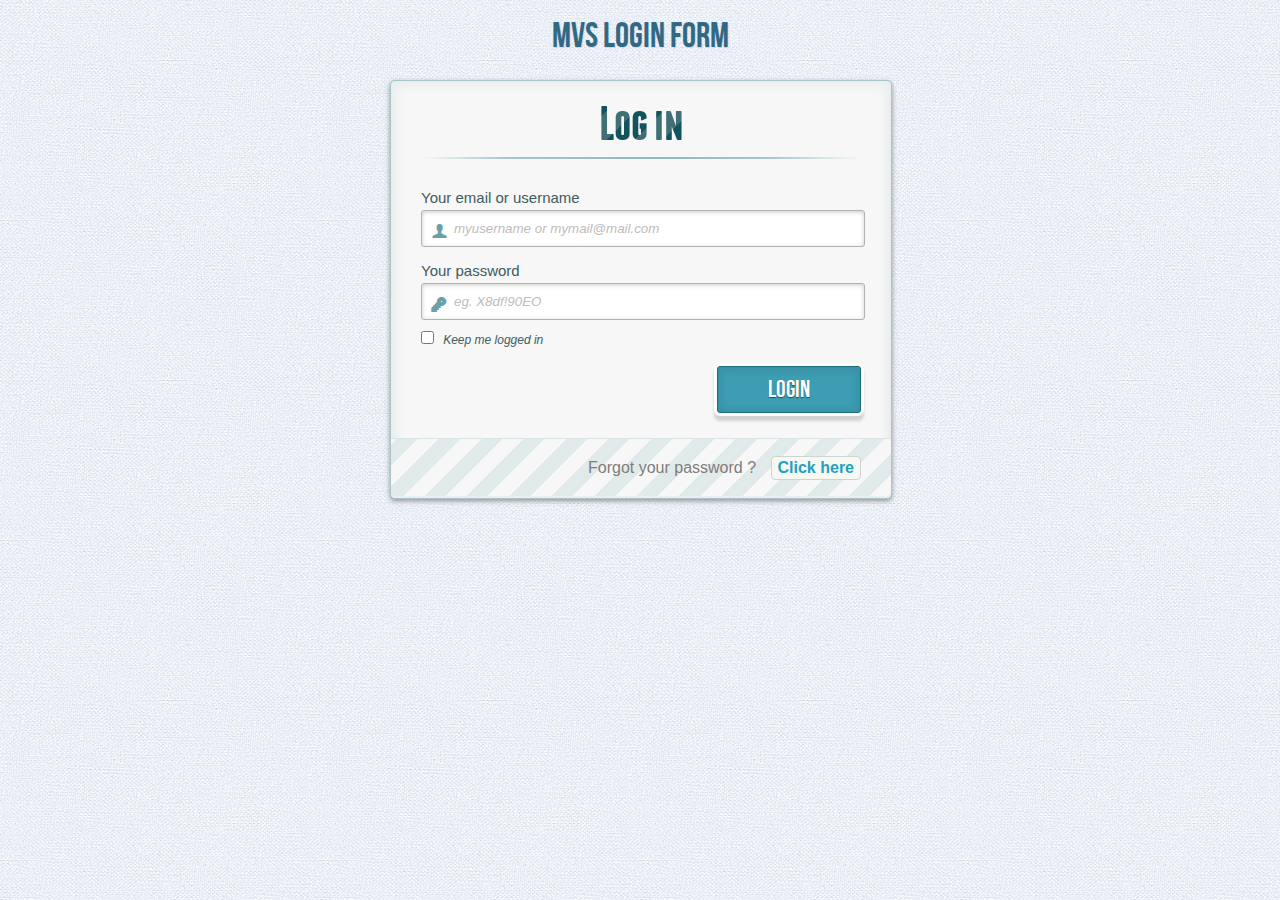
<file: VMSWebApp/Login/index.html>
<!DOCTYPE html>
<!--[if lt IE 7 ]> <html lang="en" class="no-js ie6 lt8"> <![endif]-->
<!--[if IE 7 ]>    <html lang="en" class="no-js ie7 lt8"> <![endif]-->
<!--[if IE 8 ]>    <html lang="en" class="no-js ie8 lt8"> <![endif]-->
<!--[if IE 9 ]>    <html lang="en" class="no-js ie9"> <![endif]-->
<!--[if (gt IE 9)|!(IE)]><!--> <html lang="en" class="no-js"> <!--<![endif]-->
    <head>
        <meta charset="UTF-8" />
        <!-- <meta http-equiv="X-UA-Compatible" content="IE=edge,chrome=1">  -->
        <title>VMS Login Page</title>
        <meta name="viewport" content="width=device-width, initial-scale=1.0"> 
        
        <link rel="shortcut icon" href="../favicon.ico"> 
        <link rel="stylesheet" type="text/css" href="css/demo.css" />
        <link rel="stylesheet" type="text/css" href="css/style.css" />
		<link rel="stylesheet" type="text/css" href="css/animate-custom.css" />
    </head>
    <body>
        <div class="container">
            <!-- Codrops top bar -->
            <div class="codrops-top">
              
                <div class="clr"></div>
            </div><!--/ Codrops top bar -->
            <header>
                <h1>MVS Login Form </h1>
				
            </header>
            <section>				
                <div id="container_demo" >
                    <!-- hidden anchor to stop jump http://www.css3create.com/Astuce-Empecher-le-scroll-avec-l-utilisation-de-target#wrap4  -->
                    <a class="hiddenanchor" id="toregister"></a>
                    <a class="hiddenanchor" id="tologin"></a>
                    <div id="wrapper">
                        <div id="login" class="animate form">
                            <form  action="mysuperscript.php" autocomplete="on"> 
                                <h1>Log in</h1> 
                                <p> 
                                    <label for="username" class="uname" data-icon="u" > Your email or username </label>
                                    <input id="username" name="username" required="required" type="text" placeholder="myusername or mymail@mail.com"/>
                                </p>
                                <p> 
                                    <label for="password" class="youpasswd" data-icon="p"> Your password </label>
                                    <input id="password" name="password" required="required" type="password" placeholder="eg. X8df!90EO" /> 
                                </p>
                                <p class="keeplogin"> 
									<input type="checkbox" name="loginkeeping" id="loginkeeping" value="loginkeeping" /> 
									<label for="loginkeeping">Keep me logged in</label>
								</p>
                                <p class="login button"> 
                                    <input type="submit" value="Login" /> 
								</p>
                                <p class="change_link">
									Forgot your password ?
									<a href="#toregister" class="to_register">Click here</a>
								</p>
                            </form>
                        </div>

                        <div id="register" class="animate form">
                            <form  action="mysuperscript.php" autocomplete="on"> 
                                <h1> Sign up </h1> 
                                <p> 
                                    <label for="usernamesignup" class="uname" data-icon="u">Your username</label>
                                    <input id="usernamesignup" name="usernamesignup" required="required" type="text" placeholder="mysuperusername690" />
                                </p>
                                <p> 
                                    <label for="emailsignup" class="youmail" data-icon="e" > Your email</label>
                                    <input id="emailsignup" name="emailsignup" required="required" type="email" placeholder="mysupermail@mail.com"/> 
                                </p>
                                <p> 
                                    <label for="passwordsignup" class="youpasswd" data-icon="p">Your password </label>
                                    <input id="passwordsignup" name="passwordsignup" required="required" type="password" placeholder="eg. X8df!90EO"/>
                                </p>
                                <p> 
                                    <label for="passwordsignup_confirm" class="youpasswd" data-icon="p">Please confirm your password </label>
                                    <input id="passwordsignup_confirm" name="passwordsignup_confirm" required="required" type="password" placeholder="eg. X8df!90EO"/>
                                </p>
                                <p class="signin button"> 
									<input type="submit" value="Sign up"/> 
								</p>
                                <p class="change_link">  
									Already a member ?
									<a href="#tologin" class="to_register"> Go and log in </a>
								</p>
                            </form>
                        </div>
						
                    </div>
                </div>  
            </section>
        </div>
    </body>
</html>
</file>
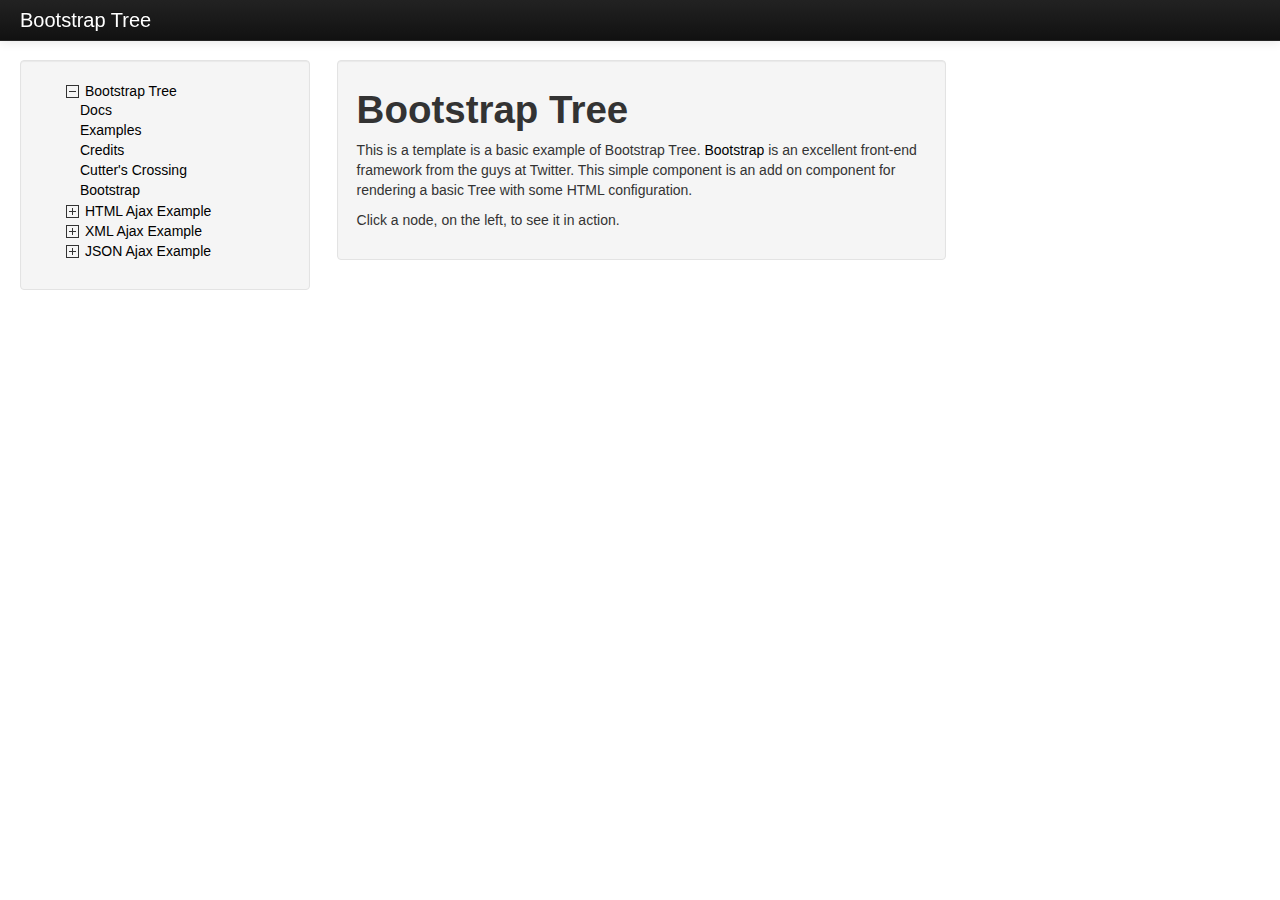
<file: MVSThemeTemplateWeb/assets/bootstrap-tree/index.html>
<!DOCTYPE html>
<html lang="en">
    <head>
        <meta charset="utf-8">
		<title>Bootstrap Tree</title>
		<meta name="viewport" content="width=device-width, initial-scale=1.0">
	    <meta name="description" content="">
	    <meta name="author" content="">
        <link href="bootstrap/css/bootstrap.min.css" rel="stylesheet">
		<link href="bootstrap-tree/css/bootstrap-tree.css" rel="stylesheet">
		<style>
body {
    padding-top: 60px;
    padding-bottom: 40px;
}
.sidebar-nav {
    padding: 9px 0;
}
		</style>
    <!-- Le HTML5 shim, for IE6-8 support of HTML5 elements -->
    <!--[if lt IE 9]>
        <script src="http://html5shim.googlecode.com/svn/trunk/html5.js"></script>
    <![endif]-->
    </head>
    <body>
        <div class="navbar navbar-inverse navbar-fixed-top">
            <div class="navbar-inner">
                <div class="container-fluid">
                    <!-- <a class="btn btn-navbar" data-toggle="collapse" data-target=".nav-collapse">
                        <span class="icon-bar"></span>
                        <span class="icon-bar"></span>
                        <span class="icon-bar"></span>
                    </a> -->
                    <a class="brand" href="##">Bootstrap Tree</a>
                    <!-- <div class="nav-collapse collapse">
                        <p class="navbar-text pull-right">
                            Logged in as <a href="#" class="navbar-link">Username</a>
                        </p>
                        <ul class="nav">
                            <li class="active"><a href="#">Home</a></li>
                            <li><a href="#about">About</a></li>
                            <li><a href="#contact">Contact</a></li>
                        </ul>
                    </div> --><!--/.nav-collapse -->
                </div>
            </div>
        </div>


        <div class="container-fluid">
            <div class="row-fluid">
                <div class="span3">
                    <div class="well">
                      <ul class="tree">
                        <li>
                          <a href="#" role="branch" class="tree-toggle" data-toggle="branch" data-value="Bootstrap_Tree">Bootstrap Tree</a>
                          <ul class="branch in">
                              <li><a href="#" role="leaf" id="nut">Docs</a></li>
                              <li><a href="#" role="leaf">Examples</a></li>
                              <li><a href="#" role="leaf">Credits</a></li>
                              <li><a href="http://www.cutterscrossing.com" role="leaf">Cutter's Crossing</a></li>
                              <li><a href="http://twitter.github.com/bootstrap" role="leaf">Bootstrap</a></li>
                          </ul>
                        </li>
                        <li><a href="htmlexample.html" role="branch" class="tree-toggle closed" data-toggle="branch" data-value="HTML_Example">HTML Ajax Example</a></li>
                        <li><a href="xmlexample.xml" role="branch" class="tree-toggle closed" data-toggle="branch" data-value="XML_Example">XML Ajax Example</a></li>
                        <li><a href="jsonexample.json" role="branch" class="tree-toggle closed" data-toggle="branch" data-value="JSON_Example">JSON Ajax Example</a></li>
                      </ul>
                    </div><!--/.well -->
                  </div><!--/span-->
                  <div class="span9" id="mainContent">
                      <div class="row-fluid">
                          <div class="well span8" id="editorArea">
                              <h1>Bootstrap Tree</h1>
                              <p>This is a template is a basic example of Bootstrap Tree. <a href="http://twitter.github.com/bootstrap/index.html">Bootstrap</a> is an excellent front-end framework from the guys at Twitter. This simple component is an add on component for rendering a basic Tree with some HTML configuration.</p>
  							<p>Click a node, on the left, to see it in action.</p>
                              <!-- <p><a class="btn btn-primary btn-large">Learn more &raquo;</a></p> -->
                          </div>
                      </div>
                      <div class="span8" id="reporter"></div>
                  </div>
            </div>
        </div>
        <script src="https://ajax.googleapis.com/ajax/libs/jquery/1.8.2/jquery.js"></script>
        <script src="bootstrap/js/bootstrap.min.js"></script>
        <script src="bootstrap-tree/js/bootstrap-tree.js"></script>
        <script src="example.js"></script>
    </body>
</html>
</file>
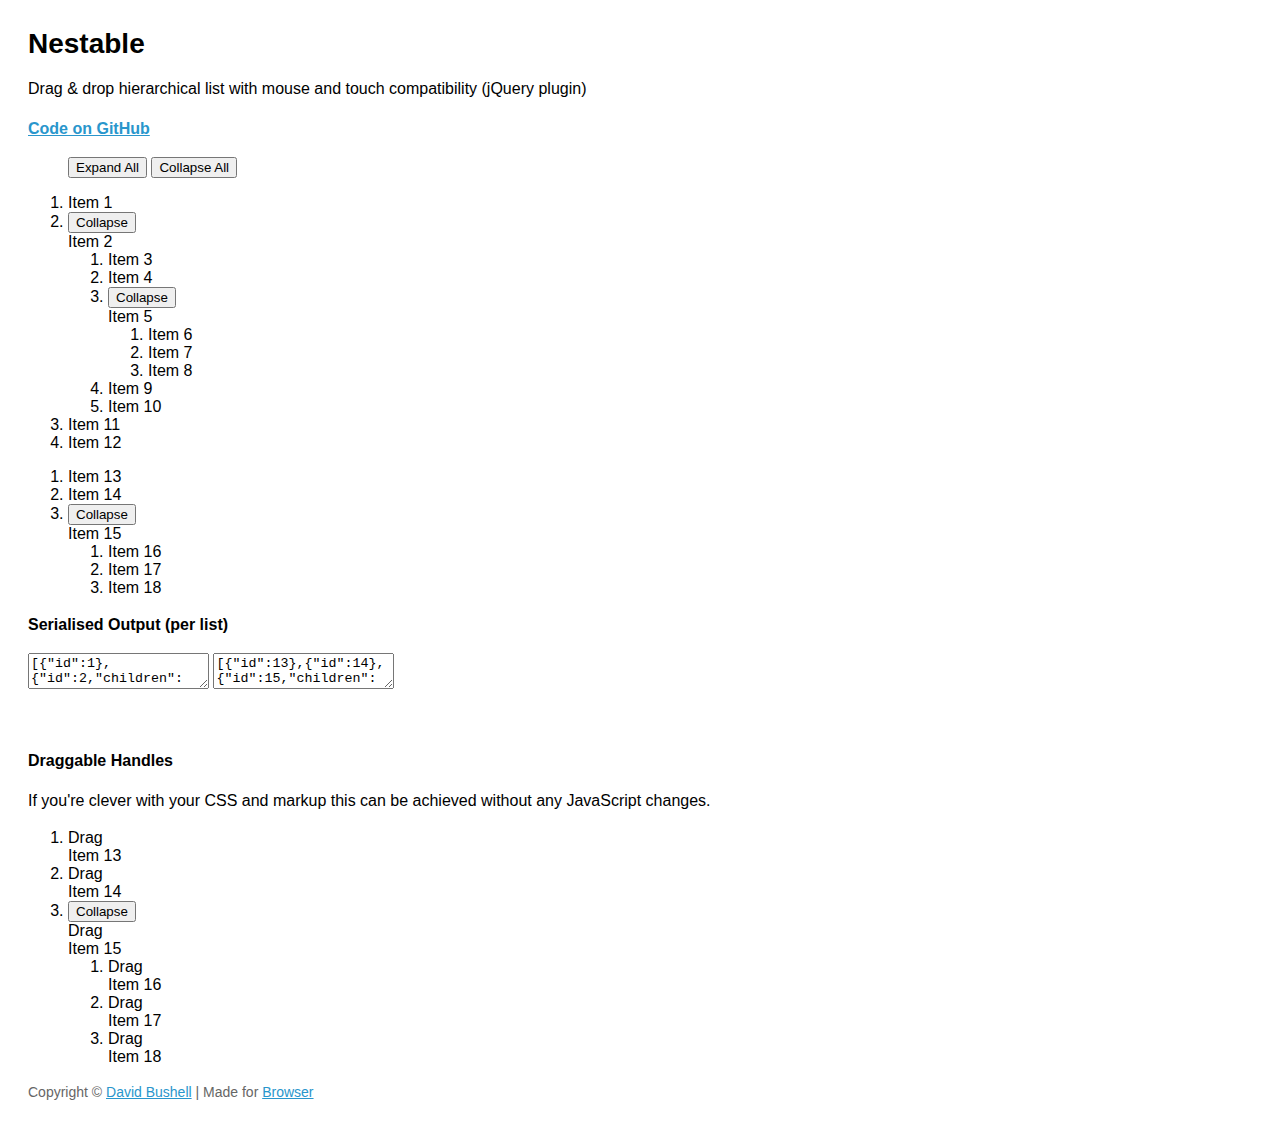
<file: MVSThemeTemplateWeb/assets/nestable/index.html>
<!DOCTYPE html>
<!--[if lt IE 7]> <html lang="en" class="lt-ie9 lt-ie8 lt-ie7"> <![endif]-->
<!--[if IE 7]>    <html lang="en" class="lt-ie9 lt-ie8"> <![endif]-->
<!--[if IE 8]>    <html lang="en" class="lt-ie9"> <![endif]-->
<!--[if IE 9]>    <html lang="en" class="ie9"> <![endif]-->
<!--[if gt IE 9]><!--> <html lang="en"> <!--<![endif]-->
<head>
    <meta charset="utf-8">
    <meta name="viewport" content="width=device-width, initial-scale=1, minimum-scale=1">
    <title>Nestable</title>
    <style type="text/css">

.cf:after { visibility: hidden; display: block; font-size: 0; content: " "; clear: both; height: 0; }
* html .cf { zoom: 1; }
*:first-child+html .cf { zoom: 1; }

html { margin: 0; padding: 0; }
body { font-size: 100%; margin: 0; padding: 1.75em; font-family: 'Helvetica Neue', Arial, sans-serif; }

h1 { font-size: 1.75em; margin: 0 0 0.6em 0; }

a { color: #2996cc; }
a:hover { text-decoration: none; }

p { line-height: 1.5em; }
.small { color: #666; font-size: 0.875em; }
.large { font-size: 1.25em; }



    </style>
</head>
<body>

    <h1>Nestable</h1>

    <p>Drag &amp; drop hierarchical list with mouse and touch compatibility (jQuery plugin)</p>

    <p><strong><a href="https://github.com/dbushell/Nestable">Code on GitHub</a></strong></p>

    <menu id="nestable-menu">
        <button type="button" data-action="expand-all">Expand All</button>
        <button type="button" data-action="collapse-all">Collapse All</button>
    </menu>

    <div class="cf nestable-lists">

        <div class="dd" id="nestable">
            <ol class="dd-list">
                <li class="dd-item" data-id="1">
                    <div class="dd-handle">Item 1</div>
                </li>
                <li class="dd-item" data-id="2">
                    <div class="dd-handle">Item 2</div>
                    <ol class="dd-list">
                        <li class="dd-item" data-id="3"><div class="dd-handle">Item 3</div></li>
                        <li class="dd-item" data-id="4"><div class="dd-handle">Item 4</div></li>
                        <li class="dd-item" data-id="5">
                            <div class="dd-handle">Item 5</div>
                            <ol class="dd-list">
                                <li class="dd-item" data-id="6"><div class="dd-handle">Item 6</div></li>
                                <li class="dd-item" data-id="7"><div class="dd-handle">Item 7</div></li>
                                <li class="dd-item" data-id="8"><div class="dd-handle">Item 8</div></li>
                            </ol>
                        </li>
                        <li class="dd-item" data-id="9"><div class="dd-handle">Item 9</div></li>
                        <li class="dd-item" data-id="10"><div class="dd-handle">Item 10</div></li>
                    </ol>
                </li>
                <li class="dd-item" data-id="11">
                    <div class="dd-handle">Item 11</div>
                </li>
                <li class="dd-item" data-id="12">
                    <div class="dd-handle">Item 12</div>
                </li>
            </ol>
        </div>

        <div class="dd" id="nestable2">
            <ol class="dd-list">
                <li class="dd-item" data-id="13">
                    <div class="dd-handle">Item 13</div>
                </li>
                <li class="dd-item" data-id="14">
                    <div class="dd-handle">Item 14</div>
                </li>
                <li class="dd-item" data-id="15">
                    <div class="dd-handle">Item 15</div>
                    <ol class="dd-list">
                        <li class="dd-item" data-id="16"><div class="dd-handle">Item 16</div></li>
                        <li class="dd-item" data-id="17"><div class="dd-handle">Item 17</div></li>
                        <li class="dd-item" data-id="18"><div class="dd-handle">Item 18</div></li>
                    </ol>
                </li>
            </ol>
        </div>

    </div>

    <p><strong>Serialised Output (per list)</strong></p>

    <textarea id="nestable-output"></textarea>
    <textarea id="nestable2-output"></textarea>

    <p>&nbsp;</p>

    <div class="cf nestable-lists">

    <p><strong>Draggable Handles</strong></p>

    <p>If you're clever with your CSS and markup this can be achieved without any JavaScript changes.</p>

        <div class="dd" id="nestable3">
            <ol class="dd-list">
                <li class="dd-item dd3-item" data-id="13">
                    <div class="dd-handle dd3-handle">Drag</div><div class="dd3-content">Item 13</div>
                </li>
                <li class="dd-item dd3-item" data-id="14">
                    <div class="dd-handle dd3-handle">Drag</div><div class="dd3-content">Item 14</div>
                </li>
                <li class="dd-item dd3-item" data-id="15">
                    <div class="dd-handle dd3-handle">Drag</div><div class="dd3-content">Item 15</div>
                    <ol class="dd-list">
                        <li class="dd-item dd3-item" data-id="16">
                            <div class="dd-handle dd3-handle">Drag</div><div class="dd3-content">Item 16</div>
                        </li>
                        <li class="dd-item dd3-item" data-id="17">
                            <div class="dd-handle dd3-handle">Drag</div><div class="dd3-content">Item 17</div>
                        </li>
                        <li class="dd-item dd3-item" data-id="18">
                            <div class="dd-handle dd3-handle">Drag</div><div class="dd3-content">Item 18</div>
                        </li>
                    </ol>
                </li>
            </ol>
        </div>

    </div>

    <p class="small">Copyright &copy; <a href="http://dbushell.com/">David Bushell</a> | Made for <a href="http://www.browserlondon.com/">Browser</a></p>

<script src="http://ajax.googleapis.com/ajax/libs/jquery/1.7.2/jquery.min.js"></script>
<script src="jquery.nestable.js"></script>
<script>

$(document).ready(function()
{

    var updateOutput = function(e)
    {
        var list   = e.length ? e : $(e.target),
            output = list.data('output');
        if (window.JSON) {
            output.val(window.JSON.stringify(list.nestable('serialize')));//, null, 2));
        } else {
            output.val('JSON browser support required for this demo.');
        }
    };

    // activate Nestable for list 1
    $('#nestable').nestable({
        group: 1
    })
    .on('change', updateOutput);
    
    // activate Nestable for list 2
    $('#nestable2').nestable({
        group: 1
    })
    .on('change', updateOutput);

    // output initial serialised data
    updateOutput($('#nestable').data('output', $('#nestable-output')));
    updateOutput($('#nestable2').data('output', $('#nestable2-output')));

    $('#nestable-menu').on('click', function(e)
    {
        var target = $(e.target),
            action = target.data('action');
        if (action === 'expand-all') {
            $('.dd').nestable('expandAll');
        }
        if (action === 'collapse-all') {
            $('.dd').nestable('collapseAll');
        }
    });

    $('#nestable3').nestable();

});
</script>
</body>
</html>
</file>
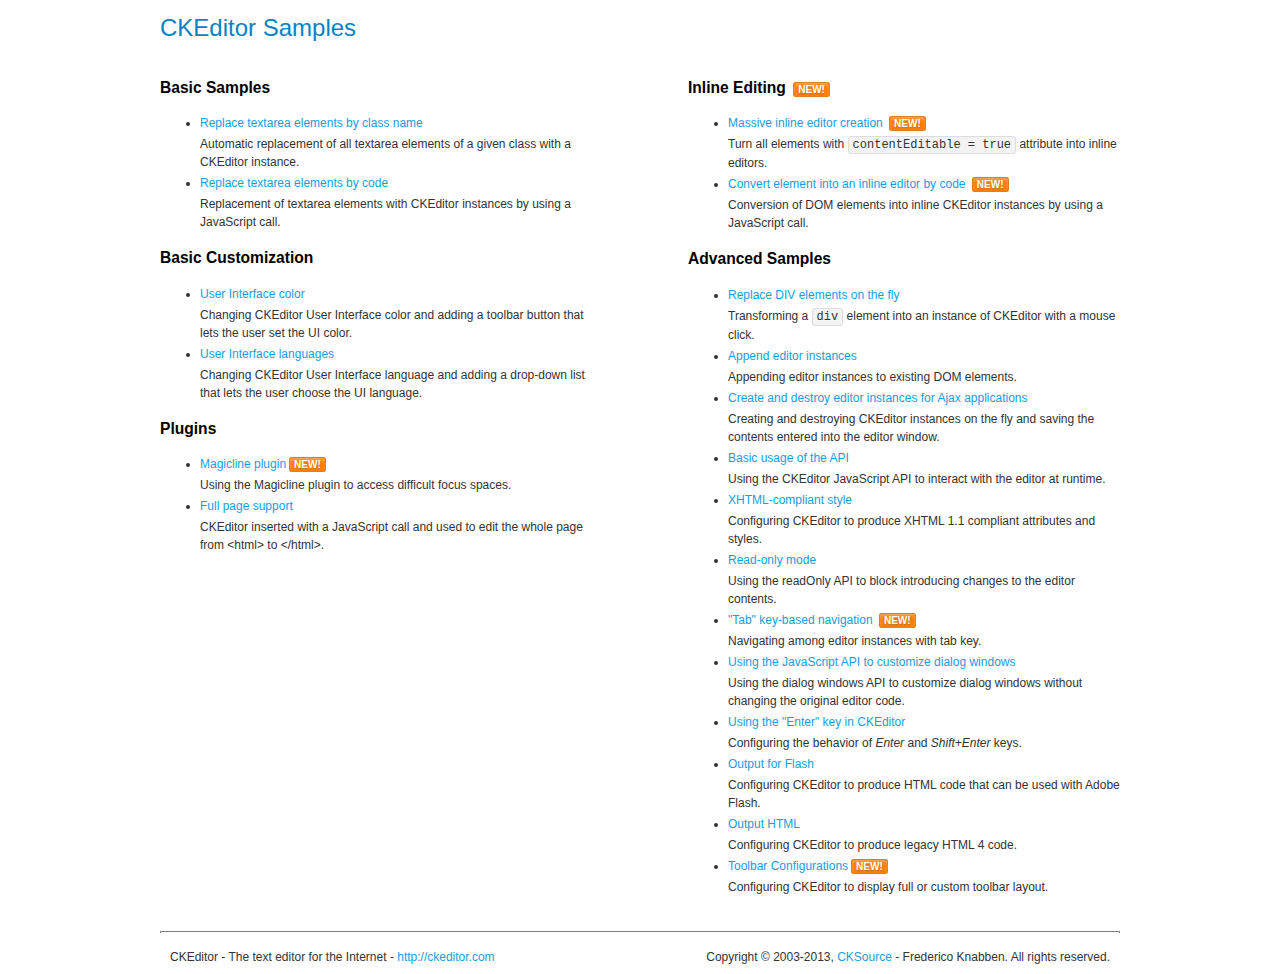
<file: MVSThemeTemplateWeb/assets/ckeditor/samples/index.html>
<!DOCTYPE html>
<!--
Copyright (c) 2003-2013, CKSource - Frederico Knabben. All rights reserved.
For licensing, see LICENSE.html or http://ckeditor.com/license
-->
<html>
<head>
	<title>CKEditor Samples</title>
	<meta charset="utf-8">
	<link rel="stylesheet" href="sample.css">
</head>
<body>
	<h1 class="samples">
		CKEditor Samples
	</h1>
	<div class="twoColumns">
		<div class="twoColumnsLeft">
			<h2 class="samples">
				Basic Samples
			</h2>
			<dl class="samples">
				<dt><a class="samples" href="replacebyclass.html">Replace textarea elements by class name</a></dt>
				<dd>Automatic replacement of all textarea elements of a given class with a CKEditor instance.</dd>

				<dt><a class="samples" href="replacebycode.html">Replace textarea elements by code</a></dt>
				<dd>Replacement of textarea elements with CKEditor instances by using a JavaScript call.</dd>
			</dl>

			<h2 class="samples">
				Basic Customization
			</h2>
			<dl class="samples">
				<dt><a class="samples" href="uicolor.html">User Interface color</a></dt>
				<dd>Changing CKEditor User Interface color and adding a toolbar button that lets the user set the UI color.</dd>

				<dt><a class="samples" href="uilanguages.html">User Interface languages</a></dt>
				<dd>Changing CKEditor User Interface language and adding a drop-down list that lets the user choose the UI language.</dd>
			</dl>


			<h2 class="samples">Plugins</h2>
<dl class="samples">
<dt><a class="samples" href="plugins/magicline/magicline.html">Magicline plugin</a><span class="new">New!</span></dt>
<dd>Using the Magicline plugin to access difficult focus spaces.</dd>

<dt><a class="samples" href="plugins/wysiwygarea/fullpage.html">Full page support</a></dt>
<dd>CKEditor inserted with a JavaScript call and used to edit the whole page from &lt;html&gt; to &lt;/html&gt;.</dd>
</dl>
		</div>
		<div class="twoColumnsRight">
			<h2 class="samples">
				Inline Editing <span class="new">New!</span>
			</h2>
			<dl class="samples">
				<dt><a class="samples" href="inlineall.html">Massive inline editor creation</a> <span class="new">New!</span></dt>
				<dd>Turn all elements with <code>contentEditable = true</code> attribute into inline editors.</dd>

				<dt><a class="samples" href="inlinebycode.html">Convert element into an inline editor by code</a> <span class="new">New!</span></dt>
				<dd>Conversion of DOM elements into inline CKEditor instances by using a JavaScript call.</dd>

				
			</dl>

			<h2 class="samples">
				Advanced Samples
			</h2>
			<dl class="samples">
				<dt><a class="samples" href="divreplace.html">Replace DIV elements on the fly</a></dt>
				<dd>Transforming a <code>div</code> element into an instance of CKEditor with a mouse click.</dd>

				<dt><a class="samples" href="appendto.html">Append editor instances</a></dt>
				<dd>Appending editor instances to existing DOM elements.</dd>

				<dt><a class="samples" href="ajax.html">Create and destroy editor instances for Ajax applications</a></dt>
				<dd>Creating and destroying CKEditor instances on the fly and saving the contents entered into the editor window.</dd>

				<dt><a class="samples" href="api.html">Basic usage of the API</a></dt>
				<dd>Using the CKEditor JavaScript API to interact with the editor at runtime.</dd>

				<dt><a class="samples" href="xhtmlstyle.html">XHTML-compliant style</a></dt>
				<dd>Configuring CKEditor to produce XHTML 1.1 compliant attributes and styles.</dd>

				<dt><a class="samples" href="readonly.html">Read-only mode</a></dt>
				<dd>Using the readOnly API to block introducing changes to the editor contents.</dd>

				<dt><a class="samples" href="tabindex.html">"Tab" key-based navigation</a> <span class="new">New!</span></dt>
				<dd>Navigating among editor instances with tab key.</dd>


				
<dt><a class="samples" href="plugins/dialog/dialog.html">Using the JavaScript API to customize dialog windows</a></dt>
<dd>Using the dialog windows API to customize dialog windows without changing the original editor code.</dd>

<dt><a class="samples" href="plugins/enterkey/enterkey.html">Using the &quot;Enter&quot; key in CKEditor</a></dt>
<dd>Configuring the behavior of <em>Enter</em> and <em>Shift+Enter</em> keys.</dd>

<dt><a class="samples" href="plugins/htmlwriter/outputforflash.html">Output for Flash</a></dt>
<dd>Configuring CKEditor to produce HTML code that can be used with Adobe Flash.</dd>

<dt><a class="samples" href="plugins/htmlwriter/outputhtml.html">Output HTML</a></dt>
<dd>Configuring CKEditor to produce legacy HTML 4 code.</dd>

<dt><a class="samples" href="plugins/toolbar/toolbar.html">Toolbar Configurations</a><span class="new">New!</span></dt>
<dd>Configuring CKEditor to display full or custom toolbar layout.</dd>

			</dl>
		</div>
	</div>
	<div id="footer">
		<hr>
		<p>
			CKEditor - The text editor for the Internet - <a class="samples" href="http://ckeditor.com/">http://ckeditor.com</a>
		</p>
		<p id="copy">
			Copyright &copy; 2003-2013, <a class="samples" href="http://cksource.com/">CKSource</a> - Frederico Knabben. All rights reserved.
		</p>
	</div>
</body>
</html>
</file>
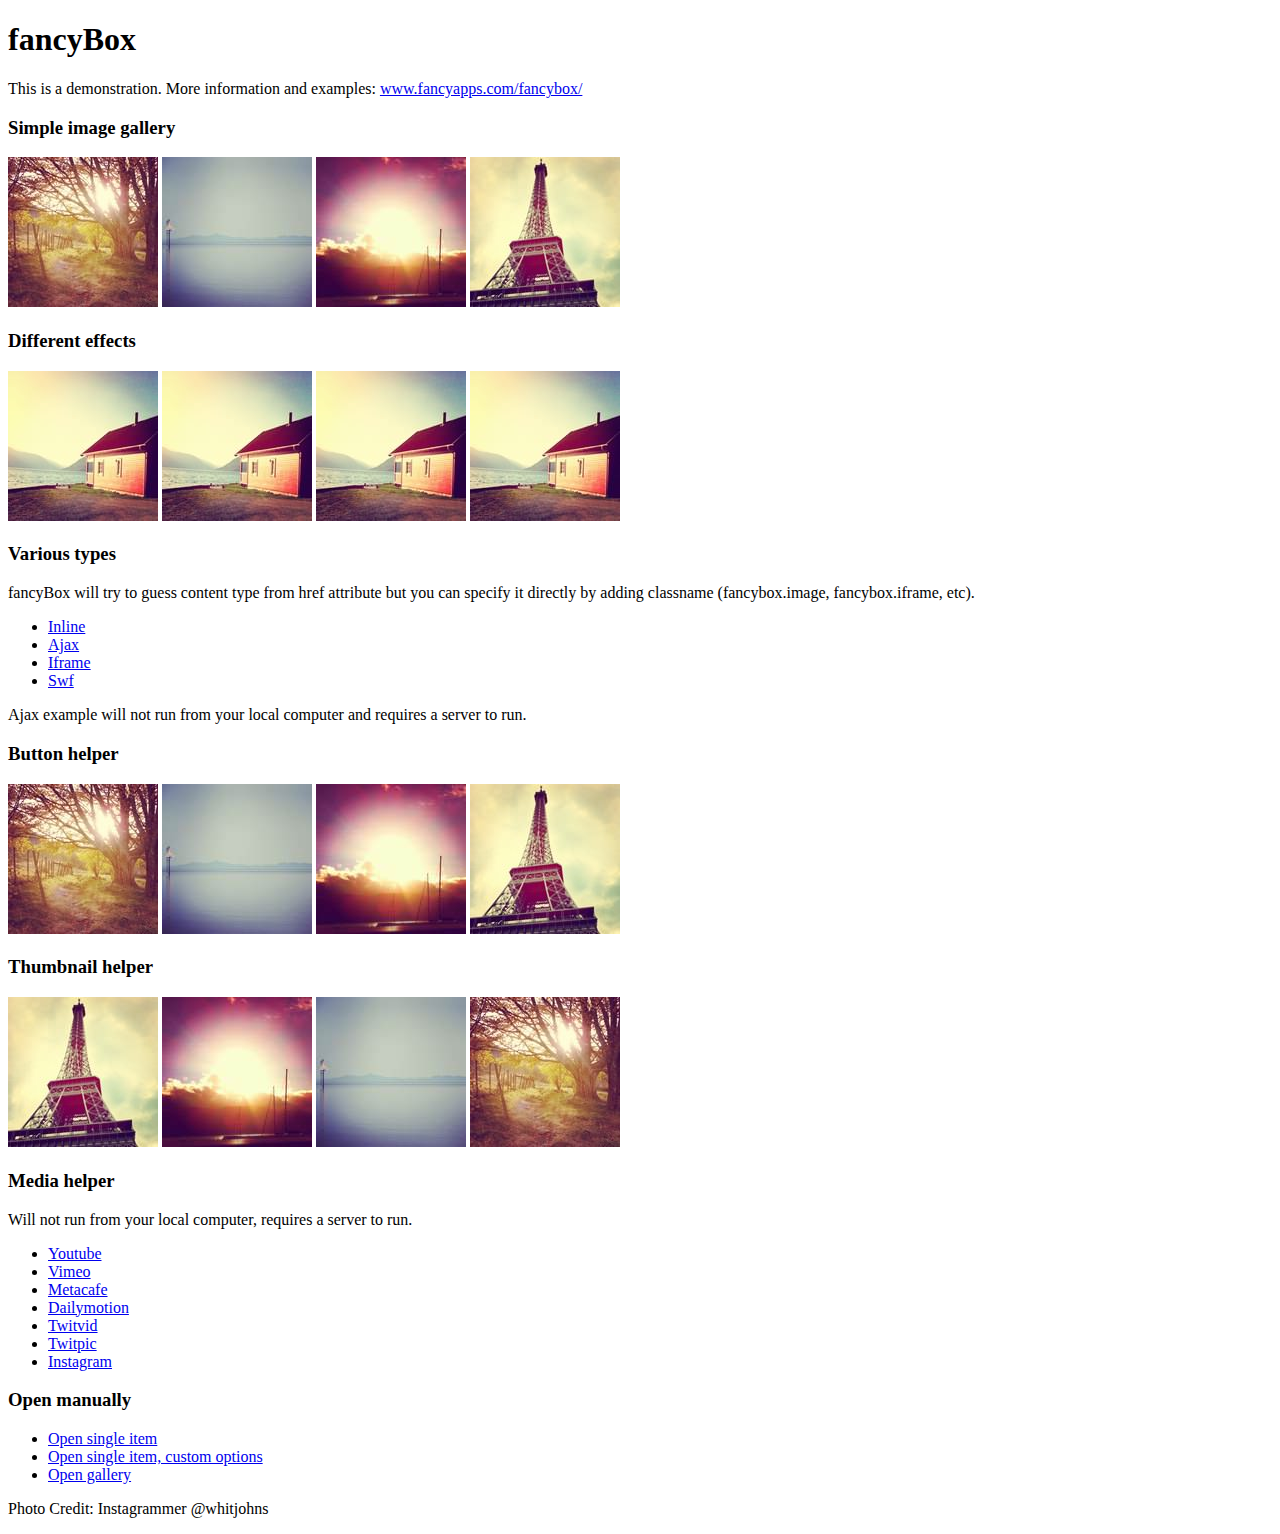
<file: MVSThemeTemplateWeb/assets/fancybox/demo/index.html>
<!DOCTYPE html>
<html>
<head>
	<title>fancyBox - Fancy jQuery Lightbox Alternative | Demonstration</title>
	<meta http-equiv="Content-Type" content="text/html; charset=UTF-8" />

	<!-- Add jQuery library -->
	<script type="text/javascript" src="../lib/jquery-1.8.2.min.js"></script>

	<!-- Add mousewheel plugin (this is optional) -->
	<script type="text/javascript" src="../lib/jquery.mousewheel-3.0.6.pack.js"></script>

	<!-- Add fancyBox main JS and CSS files -->
	<script type="text/javascript" src="../source/jquery.fancybox.js?v=2.1.3"></script>
	<link rel="stylesheet" type="text/css" href="../source/jquery.fancybox.css?v=2.1.2" media="screen" />

	<!-- Add Button helper (this is optional) -->
	<link rel="stylesheet" type="text/css" href="../source/helpers/jquery.fancybox-buttons.css?v=1.0.5" />
	<script type="text/javascript" src="../source/helpers/jquery.fancybox-buttons.js?v=1.0.5"></script>

	<!-- Add Thumbnail helper (this is optional) -->
	<link rel="stylesheet" type="text/css" href="../source/helpers/jquery.fancybox-thumbs.css?v=1.0.7" />
	<script type="text/javascript" src="../source/helpers/jquery.fancybox-thumbs.js?v=1.0.7"></script>

	<!-- Add Media helper (this is optional) -->
	<script type="text/javascript" src="../source/helpers/jquery.fancybox-media.js?v=1.0.5"></script>

	<script type="text/javascript">
		$(document).ready(function() {
			/*
			 *  Simple image gallery. Uses default settings
			 */

			$('.fancybox').fancybox();

			/*
			 *  Different effects
			 */

			// Change title type, overlay closing speed
			$(".fancybox-effects-a").fancybox({
				helpers: {
					title : {
						type : 'outside'
					},
					overlay : {
						speedOut : 0
					}
				}
			});

			// Disable opening and closing animations, change title type
			$(".fancybox-effects-b").fancybox({
				openEffect  : 'none',
				closeEffect	: 'none',

				helpers : {
					title : {
						type : 'over'
					}
				}
			});

			// Set custom style, close if clicked, change title type and overlay color
			$(".fancybox-effects-c").fancybox({
				wrapCSS    : 'fancybox-custom',
				closeClick : true,

				openEffect : 'none',

				helpers : {
					title : {
						type : 'inside'
					},
					overlay : {
						css : {
							'background' : 'rgba(238,238,238,0.85)'
						}
					}
				}
			});

			// Remove padding, set opening and closing animations, close if clicked and disable overlay
			$(".fancybox-effects-d").fancybox({
				padding: 0,

				openEffect : 'elastic',
				openSpeed  : 150,

				closeEffect : 'elastic',
				closeSpeed  : 150,

				closeClick : true,

				helpers : {
					overlay : null
				}
			});

			/*
			 *  Button helper. Disable animations, hide close button, change title type and content
			 */

			$('.fancybox-buttons').fancybox({
				openEffect  : 'none',
				closeEffect : 'none',

				prevEffect : 'none',
				nextEffect : 'none',

				closeBtn  : false,

				helpers : {
					title : {
						type : 'inside'
					},
					buttons	: {}
				},

				afterLoad : function() {
					this.title = 'Image ' + (this.index + 1) + ' of ' + this.group.length + (this.title ? ' - ' + this.title : '');
				}
			});


			/*
			 *  Thumbnail helper. Disable animations, hide close button, arrows and slide to next gallery item if clicked
			 */

			$('.fancybox-thumbs').fancybox({
				prevEffect : 'none',
				nextEffect : 'none',

				closeBtn  : false,
				arrows    : false,
				nextClick : true,

				helpers : {
					thumbs : {
						width  : 50,
						height : 50
					}
				}
			});

			/*
			 *  Media helper. Group items, disable animations, hide arrows, enable media and button helpers.
			*/
			$('.fancybox-media')
				.attr('rel', 'media-gallery')
				.fancybox({
					openEffect : 'none',
					closeEffect : 'none',
					prevEffect : 'none',
					nextEffect : 'none',

					arrows : false,
					helpers : {
						media : {},
						buttons : {}
					}
				});

			/*
			 *  Open manually
			 */

			$("#fancybox-manual-a").click(function() {
				$.fancybox.open('1_b.jpg');
			});

			$("#fancybox-manual-b").click(function() {
				$.fancybox.open({
					href : 'iframe.html',
					type : 'iframe',
					padding : 5
				});
			});

			$("#fancybox-manual-c").click(function() {
				$.fancybox.open([
					{
						href : '1_b.jpg',
						title : 'My title'
					}, {
						href : '2_b.jpg',
						title : '2nd title'
					}, {
						href : '3_b.jpg'
					}
				], {
					helpers : {
						thumbs : {
							width: 75,
							height: 50
						}
					}
				});
			});


		});
	</script>
	<style type="text/css">
		.fancybox-custom .fancybox-skin {
			box-shadow: 0 0 50px #222;
		}
	</style>
</head>
<body>
	<h1>fancyBox</h1>

	<p>This is a demonstration. More information and examples: <a href="http://fancyapps.com/fancybox/">www.fancyapps.com/fancybox/</a></p>

	<h3>Simple image gallery</h3>
	<p>
		<a class="fancybox" href="1_b.jpg" data-fancybox-group="gallery" title="Lorem ipsum dolor sit amet"><img src="1_s.jpg" alt="" /></a>

		<a class="fancybox" href="2_b.jpg" data-fancybox-group="gallery" title="Etiam quis mi eu elit temp"><img src="2_s.jpg" alt="" /></a>

		<a class="fancybox" href="3_b.jpg" data-fancybox-group="gallery" title="Cras neque mi, semper leon"><img src="3_s.jpg" alt="" /></a>

		<a class="fancybox" href="4_b.jpg" data-fancybox-group="gallery" title="Sed vel sapien vel sem uno"><img src="4_s.jpg" alt="" /></a>
	</p>

	<h3>Different effects</h3>
	<p>
		<a class="fancybox-effects-a" href="5_b.jpg" title="Lorem ipsum dolor sit amet, consectetur adipiscing elit"><img src="5_s.jpg" alt="" /></a>

		<a class="fancybox-effects-b" href="5_b.jpg" title="Lorem ipsum dolor sit amet, consectetur adipiscing elit"><img src="5_s.jpg" alt="" /></a>

		<a class="fancybox-effects-c" href="5_b.jpg" title="Lorem ipsum dolor sit amet, consectetur adipiscing elit"><img src="5_s.jpg" alt="" /></a>

		<a class="fancybox-effects-d" href="5_b.jpg" title="Lorem ipsum dolor sit amet, consectetur adipiscing elit"><img src="5_s.jpg" alt="" /></a>
	</p>

	<h3>Various types</h3>
	<p>
		fancyBox will try to guess content type from href attribute but you can specify it directly by adding classname (fancybox.image, fancybox.iframe, etc).
	</p>
	<ul>
		<li><a class="fancybox" href="#inline1" title="Lorem ipsum dolor sit amet">Inline</a></li>
		<li><a class="fancybox fancybox.ajax" href="ajax.txt">Ajax</a></li>
		<li><a class="fancybox fancybox.iframe" href="iframe.html">Iframe</a></li>
		<li><a class="fancybox" href="http://www.adobe.com/jp/events/cs3_web_edition_tour/swfs/perform.swf">Swf</a></li>
	</ul>

	<div id="inline1" style="width:400px;display: none;">
		<h3>Etiam quis mi eu elit</h3>
		<p>
			Lorem ipsum dolor sit amet, consectetur adipiscing elit. Etiam quis mi eu elit tempor facilisis id et neque. Nulla sit amet sem sapien. Vestibulum imperdiet porta ante ac ornare. Nulla et lorem eu nibh adipiscing ultricies nec at lacus. Cras laoreet ultricies sem, at blandit mi eleifend aliquam. Nunc enim ipsum, vehicula non pretium varius, cursus ac tortor. Vivamus fringilla congue laoreet. Quisque ultrices sodales orci, quis rhoncus justo auctor in. Phasellus dui eros, bibendum eu feugiat ornare, faucibus eu mi. Nunc aliquet tempus sem, id aliquam diam varius ac. Maecenas nisl nunc, molestie vitae eleifend vel, iaculis sed magna. Aenean tempus lacus vitae orci posuere porttitor eget non felis. Donec lectus elit, aliquam nec eleifend sit amet, vestibulum sed nunc.
		</p>
	</div>

	<p>
		Ajax example will not run from your local computer and requires a server to run.
	</p>

	<h3>Button helper</h3>
	<p>
		<a class="fancybox-buttons" data-fancybox-group="button" href="1_b.jpg"><img src="1_s.jpg" alt="" /></a>

		<a class="fancybox-buttons" data-fancybox-group="button" href="2_b.jpg"><img src="2_s.jpg" alt="" /></a>

		<a class="fancybox-buttons" data-fancybox-group="button" href="3_b.jpg"><img src="3_s.jpg" alt="" /></a>

		<a class="fancybox-buttons" data-fancybox-group="button" href="4_b.jpg"><img src="4_s.jpg" alt="" /></a>
	</p>

	<h3>Thumbnail helper</h3>
	<p>
		<a class="fancybox-thumbs" data-fancybox-group="thumb" href="4_b.jpg"><img src="4_s.jpg" alt="" /></a>

		<a class="fancybox-thumbs" data-fancybox-group="thumb" href="3_b.jpg"><img src="3_s.jpg" alt="" /></a>

		<a class="fancybox-thumbs" data-fancybox-group="thumb" href="2_b.jpg"><img src="2_s.jpg" alt="" /></a>

		<a class="fancybox-thumbs" data-fancybox-group="thumb" href="1_b.jpg"><img src="1_s.jpg" alt="" /></a>
	</p>

	<h3>Media helper</h3>
	<p>
		Will not run from your local computer, requires a server to run.
	</p>

	<ul>
		<li><a class="fancybox-media" href="http://www.youtube.com/watch?v=opj24KnzrWo">Youtube</a></li>
		<li><a class="fancybox-media" href="http://vimeo.com/25634903">Vimeo</a></li>
		<li><a class="fancybox-media" href="http://www.metacafe.com/watch/7635964/">Metacafe</a></li>
		<li><a class="fancybox-media" href="http://www.dailymotion.com/video/xoeylt_electric-guest-this-head-i-hold_music">Dailymotion</a></li>
		<li><a class="fancybox-media" href="http://twitvid.com/QY7MD">Twitvid</a></li>
		<li><a class="fancybox-media" href="http://twitpic.com/7p93st">Twitpic</a></li>
		<li><a class="fancybox-media" href="http://instagr.am/p/IejkuUGxQn">Instagram</a></li>
	</ul>

	<h3>Open manually</h3>
	<ul>
		<li><a id="fancybox-manual-a" href="javascript:;">Open single item</a></li>
		<li><a id="fancybox-manual-b" href="javascript:;">Open single item, custom options</a></li>
		<li><a id="fancybox-manual-c" href="javascript:;">Open gallery</a></li>
	</ul>

	<p>
		Photo Credit: Instagrammer @whitjohns
	</p>
</body>
</html>
</file>
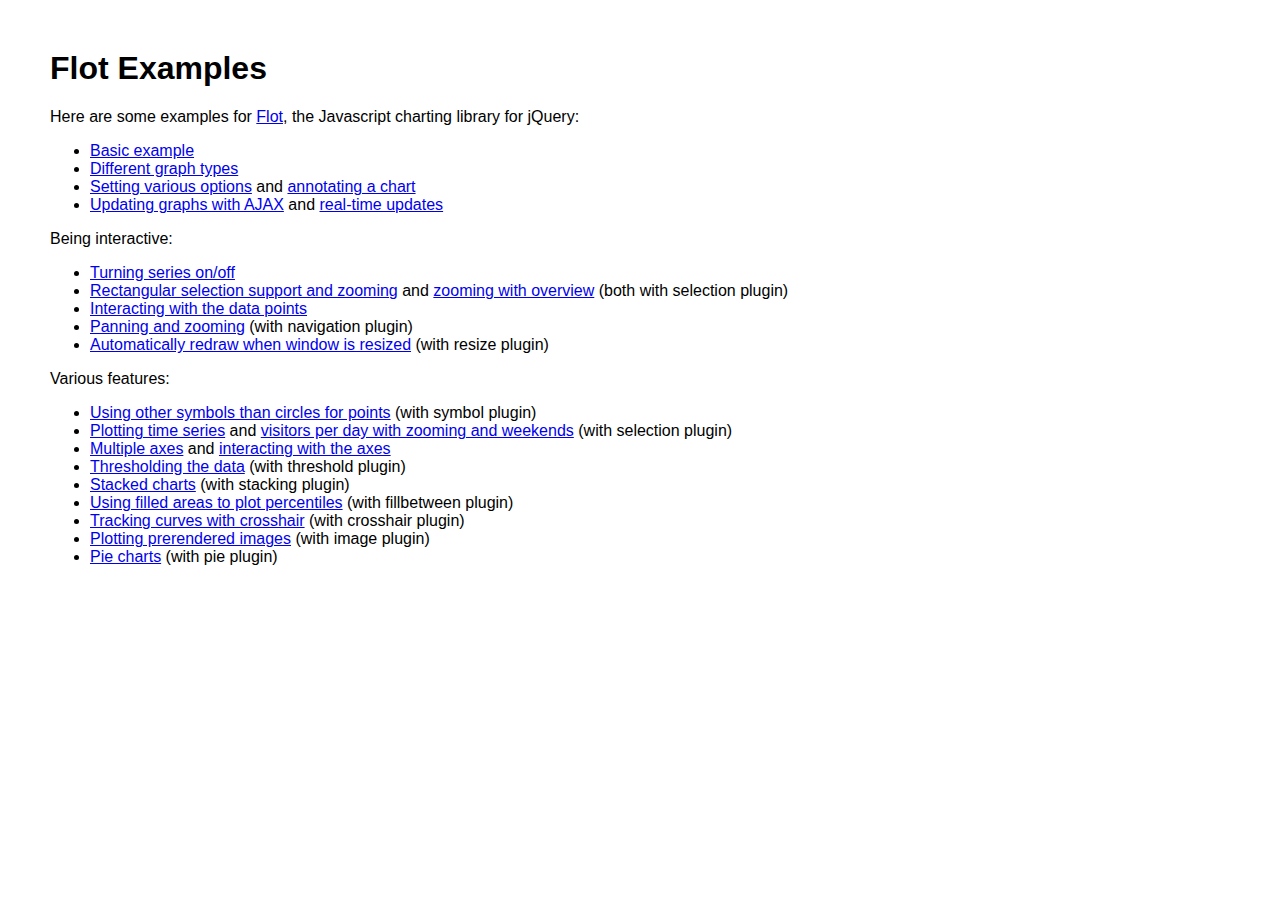
<file: MVSThemeTemplateWeb/assets/flot/examples/index.html>
<!DOCTYPE HTML PUBLIC "-//W3C//DTD HTML 4.01 Transitional//EN" "http://www.w3.org/TR/html4/loose.dtd">
<html>
 <head>
    <meta http-equiv="Content-Type" content="text/html; charset=utf-8">
    <title>Flot Examples</title>
    <link href="layout.css" rel="stylesheet" type="text/css">
 </head>
 <body>
    <h1>Flot Examples</h1>

    <p>Here are some examples for <a href="http://code.google.com/p/flot/">Flot</a>, the Javascript charting library for jQuery:</p>

    <ul>
      <li><a href="basic.html">Basic example</a></li>
      <li><a href="graph-types.html">Different graph types</a></li>
      <li><a href="setting-options.html">Setting various options</a> and <a href="annotating.html">annotating a chart</a></li>
      <li><a href="ajax.html">Updating graphs with AJAX</a> and <a href="realtime.html">real-time updates</a></li>
    </ul>

    <p>Being interactive:</p>
    
    <ul>
      <li><a href="turning-series.html">Turning series on/off</a></li>
      <li><a href="selection.html">Rectangular selection support and zooming</a> and <a href="zooming.html">zooming with overview</a> (both with selection plugin)</li>
      <li><a href="interacting.html">Interacting with the data points</a></li>
      <li><a href="navigate.html">Panning and zooming</a> (with navigation plugin)</li>
      <li><a href="resize.html">Automatically redraw when window is resized</a> (with resize plugin)</li>
    </ul>

    <p>Various features:</p>
    
    <ul>
      <li><a href="symbols.html">Using other symbols than circles for points</a> (with symbol plugin)</li>
      <li><a href="time.html">Plotting time series</a> and <a href="visitors.html">visitors per day with zooming and weekends</a> (with selection plugin)</li>
      <li><a href="multiple-axes.html">Multiple axes</a> and <a href="interacting-axes.html">interacting with the axes</a></li>
      <li><a href="thresholding.html">Thresholding the data</a> (with threshold plugin)</li>
      <li><a href="stacking.html">Stacked charts</a> (with stacking plugin)</li>
      <li><a href="percentiles.html">Using filled areas to plot percentiles</a> (with fillbetween plugin)</li>
      <li><a href="tracking.html">Tracking curves with crosshair</a> (with crosshair plugin)</li>
      <li><a href="image.html">Plotting prerendered images</a> (with image plugin)</li>
      <li><a href="pie.html">Pie charts</a> (with pie plugin)</li>
    </ul>
 </body>
</html>
</file>
<file: MVSThemeTemplateWeb/css/style-responsive.css>
@media (min-width: 980px) {

 	/* sidebar */
	#sidebar {
		position: absolute;
 		width: 180px;
  	}

  	#sidebar ul{
  		margin-top:1px !important;
  		width: 100%;
  	}

  	/* body container */
  	#main-content {
		margin-top: 0px !important;
	}

	.fixed-top #main-content {
		margin-top: 20px;
	}
}


/* phones and tablets */
@media (max-width:979px) {

    /*---lock page----*/

    .lock .lock-wrap {
        width: 95%;
    }
    .lock-wrap .single-size, .lock-wrap .double-size {
        width: 32% !important;
    }

    .double-size i {
        /*display: block;*/
    }
    /*--------*/
	/* header bar */
	#header .navbar-inner li.dropdown i {
		display: inline-block;
		position: relative;
		top:1px;
		right:-2px;
	}

	#header.navbar {
		margin-bottom: 0px !important;
	}

	#header .navbar-search {
	  margin-left: 80px !important;
	}

	/* page title*/
	.page-title {
		margin: 4px 0px 7px 0px !important;
        clear: both;
	}

	/* body */
	.fixed-top #main-content {
		margin-top: 0px;
	} 

	/* container */
	#container {
		margin-top: 0px !important;
	}

	.fixed-top #container {
		margin-top: 0px !important;
	}
    /*sidebar*/
	#sidebar .sidebar-toggler {
		display: none;
	}

	#sidebar.in {
		margin-top: 9px !important;

	}

	#sidebar ul {
		margin-top:0px !important;
		width:100%;
	}

	.top-nav .text {
		display: none;
	}

	/* sidebar menu */
	#sidebar .triangle {
		display: none;
	}

	#sidebar {		
		 -webkit-border-radius: 4px !important;
    		-moz-border-radius: 4px !important;
         		 border-radius: 4px !important;
	}

	#sidebar > ul > li:first-child > a{
		border-top:0px !important;
	}		
	#sidebar > ul > li:last-child > a {
		border-bottom:0px !important;
	}

	#sidebar > ul > li:first-child > a:hover, #sidebar > ul > li.active:first-child > a{
		 -webkit-border-radius: 4px 4px 0 0 !important;
    		-moz-border-radius: 4px 4px 0 0 !important;
         		 border-radius: 4px 4px 0 0 !important;
         border-top:0px !important;		 
	}		
	#sidebar > ul > li:last-child > a:hover, #sidebar > ul > li.active:last-child > a {
		 -webkit-border-radius: 0 0 4px 4px !important;
    		-moz-border-radius: 0 0 4px 4px !important;
         		 border-radius: 0 0 4px 4px !important;
         border-bottom:0px !important;		 
	}

    #sidebar > ul > li > a > span {
        line-height: 35px;
    }

    #sidebar > ul > li {
        margin: 0 0 1px;
    }
    #sidebar > ul > li > a {
        height:35px;
        line-height:35px;
        padding: 0 10px;
        text-align: left;
    }
    #sidebar > ul > li > a i{
        display: none !important;
    }

    #sidebar ul > li > a .arrow, #sidebar > ul > li > a .arrow.open {
        margin-right: 25px;
    }
    #sidebar > ul > li > a, #sidebar > ul > li > ul.sub > li {
        width: 100%;
    }
    #sidebar > ul > li > ul.sub > li > a {
        background: transparent !important ;
    }
    #sidebar > ul > li > ul.sub > li > a:hover {
        background: #4A8BC2 !important ;
    }

	/* stat overview containers */
	.stats-overview-cont {
		margin: 0px;
	}
	.stats-overview { 
		margin: 0px;
		padding: 10px 10px 0px 10px;
 		margin-bottom: 20px;
	}	

	.stats-overview .details  .title {
		font-size: 13px;
	}

	/* cirlce stats */
	.circle-stat .details {
		margin-top: 0px !important;
	}
	.circle-stat .details .title {
		margin: 0px !important;
	}

	/* style switcher */
	#theme-change {
		top:55px;
		right:28px;
	}
}

@media (min-width: 768px) and (max-width: 1280px) {


    /*---lock page----*/

    .lock .lock-wrap {
        /*width: 95%;*/
    }
    .lock-wrap .double-size {
        width: 38% !important;
    }
    .lock-wrap .single-size {
        width: 20% !important;
    }

    .double-size i {
        /*display: block;*/
    }
    /*--------*/

	/***
	Form wizard
	***/
	.form-wizard .step .desc {
	  margin-top: 10px;
	  display: inline;
	}

	/***
	Pricing tables
	***/

	.pricing-table .rate .price,
	.pricing-table2 .rate .price {
		width: 100%;
		display: block;
		text-align: center;
		margin-bottom: 10px;
	}

    .metro-fix-view .metro-nav-block.long {
        height: 237px !important;
    }


} 
 
/*  tablet to landscape and desktop */
@media (min-width: 768px) and (max-width: 979px) {

    /*---lock page----*/

    .lock .lock-wrap {
        width: 95%;
    }
    .lock-wrap .single-size, .lock-wrap .double-size {
        width: 48% !important;
    }

    .double-size i {
        /*display: block;*/
    }
    /*--------*/
	/* body */
	body {
	 	padding-top: 0px;
	}

    /*sidebar*/

    .sidebar-scroll {
        height: auto;
        overflow: none;
        position: absolute;
        width: 100%;
        z-index: none;
    }

    #sidebar > ul > li > a > span {
        line-height: 35px;
    }

    #sidebar > ul > li {
        margin: 0 0 1px;
    }
    #sidebar > ul > li > a {
        height:35px;
        line-height:35px;
        padding: 0 10px;
        text-align: left;
    }
    #sidebar > ul > li > a i{
        display: none !important;
    }

    #sidebar ul > li > a .arrow, #sidebar > ul > li > a .arrow.open {
        margin-right: 25px;
        margin-top: -20px;
    }
    #sidebar > ul > li > a, #sidebar > ul > li > ul.sub > li {
        width: 100%;
    }
    #sidebar > ul > li > ul.sub > li > a {
        background: transparent !important ;
    }
    #sidebar > ul > li > ul.sub > li > a:hover {
        background: #4A8BC2 !important ;
    }

	/* body container */	
	#main-content {
		margin: 7px !important;
		position: none !important;
	}

	/* sidebar */
	#sidebar {
	 	margin: 0px 7px 10px 7px !important;
	}

	/* sidebar collabler */
	#sidebar .btn-navbar.collapsed .arrow { 
		display: none;
	}	

	#sidebar .btn-navbar .arrow {
	  position: absolute;
	  right: 35px;
	  width: 0; 
	  height: 0;
	  top:48px;
	  border-bottom: 15px solid #282e36;
	  border-left: 15px solid transparent; 
	  border-right: 15px solid transparent; 
	}

    #theme-change {
        top: 70px !important;
    }
    .metro-fix-view .metro-nav-block.long {
        height: 237px !important;
    }

    /*blog*/

    .blog-side-bar.blue-box ul li a, .blog-side-bar.orange-box ul li a {
        width: 78px;
        height: 78px;
    }

    /*login page*/

    .login-wrap {
        width: 100%;
    }

    .login-wrap .double-size, .login-wrap .single-size {
        width: 48%;
    }
    .login-wrap .double-size span, .login-wrap .single-size span {
        padding: 0;
    }
    .login-wrap .double-size input {
        /*width: 90%;*/
    }
    .login-wrap .metro {
        margin: 0 5px 5px 0;
    }
    /*-------*/
    /*error page*/

    .error-wrap.error-wrap-404 {
        width: 100%;
    }

    .error-wrap.error-wrap-404 .metro.big {
        width: 98% !important;
    }
    .error-wrap.error-wrap-404 .metro {
        width: 31.8%;

    }
    .error-wrap.error-wrap-404 .metro.double {
        height: 165px !important;
        width: 98% !important;
    }

    .fc-header-title {
        margin-top: -102px !important;
    }

    .fc-button-content{
       padding: 0 !important;
    }
    #sidebar ul{
        margin-bottom:0px !important;
    }

    .metro-nav {
        z-index: 99 !important;
    }
}

 
/* Landscape phones and down */
@media (max-width: 767px) {


    #main-content {
        margin: 1px !important;
    }

    /*login page*/

    .login-wrap {
        width: 100%;
    }

    .login-wrap .double-size, .login-wrap .single-size {
        width: 48%;
    }
    .login-wrap .double-size span, .login-wrap .single-size span {
        padding: 0;
    }
    .login-wrap .double-size input {
        width: 90%;
    }
    .login-wrap .metro {
        margin: 0 5px 5px 0;
    }
    /*-------*/

    /*---lock page----*/

    .lock .lock-wrap {
        width: 95%;
    }
    .lock-wrap .single-size, .lock-wrap .double-size {
        width: 47% !important;
    }

    .double-size i {
        display: block;
    }
    /*----sidebar----*/
    .sidebar-scroll {
        height: auto;
        overflow: none;
        position: absolute;
        width: 97%;
        z-index: none;
    }
    #sidebar > ul > li > a > span {
        line-height: 35px;
    }

    #sidebar > ul > li {
        margin: 0 0 1px;
    }
    #sidebar > ul > li > a {
        height:35px;
        line-height:35px;
        padding: 0 10px;
        text-align: left;
    }
    #sidebar > ul > li > a i{
        display: none !important;
    }

    #sidebar ul > li > a .arrow, #sidebar > ul > li > a .arrow.open {
        margin-right: 25px;
    }
    #sidebar > ul > li > a, #sidebar > ul > li > ul.sub > li {
        width: 100%;
    }
    #sidebar > ul > li > ul.sub > li > a {
        background: transparent !important ;
    }
    #sidebar > ul > li > ul.sub > li > a:hover {
        background: #4A8BC2 !important ;
    }
	/* body */
	body {
	 	padding: 0px 5px 5px 5px !important;
	}
    #header .brand {
        margin-top: -5px !important;
        padding: 22px 35px !important;
    }

    .navbar-inverse .brand, .navbar-inverse .nav > li > a{
        color: #fff !important;
    }

    .navbar-inverse .nav li.dropdown > .dropdown-toggle .caret {
        border-bottom-color: #FFF !important;
        border-top-color: #FFF !important;
    }

    #theme-change {
        border-radius: 5px !important;
        -webkit-border-radius: 5px !important;
        -moz-border-radius: 5px !important;
        top: 80px !important;
    }

	/* header */
	#header {
		padding-left: 0px;
		padding-right: 0px;
		margin: 0px;
		margin-left: -5px;
		margin-right: -5px;
	}	

	#footer {
		padding-left: 0px;
		padding-right: 0px;		
	}	

	#header .navbar-inner {
		padding-top: 0px !important;
		margin-top: 0px !important;
		height: 60px !important;
	}

	/* sidebar */
	#sidebar > ul > li:first-child > a:hover, #sidebar > ul > li.active:first-child > a {
		 -webkit-border-radius: 0px !important;
    		-moz-border-radius: 0px !important;
         		 border-radius: 0px !important;
	}

	/* sidebar */
	#sidebar .btn-navbar .arrow {
	 	display: none;
	}
			
	#sidebar {
	 	margin: 0px 0px 8px 0px !important;
	}

	#sidebar .navbar-search {
		width: 100% !important;
	}


	#sidebar.in {
		margin-top: 7px !important;
	}

	/* header */
	#header .top-nav .nav{  
	 	margin-top: 0px;
	 	margin-right: 5px;
	}

	#header .navbar-inner {
		padding-top: 0px !important;
		margin-top: 0px !important;
	}

	.container-fluid {
	 	margin: 0px;
	 	padding:5px;
	}

	/* main container */
	#container {
		margin-top: 0px !important;
	}
	
	/* body container */
	#main-content {
		margin: 0px  !important;
	}

	/* style switcher */
	#theme-change {
		top:58px;
		right:12px;
	}	

	.breadcrumb {
		padding-left: 10px;
  		padding-right: 10px;
		margin-left: -5px;
		margin-right: -5px;
	}

	#header.navbar .nav > li > .dropdown-menu.notification::after {
		margin-right: 110px;
	}

	#header.navbar .nav > li > .dropdown-menu.notification {
  		margin-right: -105px;
	}

	#header.navbar .nav > li > .dropdown-menu.inbox::after {
		margin-right: 85px;
	}

	#header.navbar .nav > li > .dropdown-menu.inbox {
  		margin-right: -80px;
	}

	/* main container  */	
	#container {
		margin-top: 1px !important;
	}

	.fixed-top #container {
		margin-top: 2px !important;
	}	

	.widget-body.form .form-actions{
	  padding-left: 15px;	
	} 

	/* gritter notification fix */
	#gritter-notice-wrapper {
		right:1px !important;
	}

	.circle-stats {
		margin: 0px 0px !important;
	}
	/* cirlce stats */
	.circle-stat .details .title {
		margin: 10px 0px !important;
	}

	/*input error states*/
	.input-icon .input-error, .input-icon .input-warning, .input-icon .input-success { 
		top:-25px;
		float: right;
		right:10px !important;
	}	

	/*table advance*/
	.table-advance tr td.highlight:first-child a {
		margin-left: 8px;
	}

	/* full calendar fix */
	.fc-header-right {
	  left:25px;
	  position: absolute;
	}

	.fc-header-left .fc-button { 
		margin: 0px !important;
		top: -10px !important;
	}	

	.fc-header-right .fc-button { 
		margin: 0px !important;
		top: -50px !important;
	}

    .fc-state-active, .fc-state-active .fc-button-inner, .fc-state-hover, .fc-state-hover .fc-button-inner {
        background: none !important;
        color: #FFFFFF !important;
    }

    .fc-state-default, .fc-state-default .fc-button-inner {
        background: none !important;
    }

	.fc-button {
		border: none !important;
		margin-right: 2px;		
	}

	.fc-view {
	  top: 0px !important;
	}

	.fc-button .fc-button-inner {
		margin: 0px !important;
		padding: 2px !important;	
		border: none !important;
		margin-right: 2px !important;
		background-color: #fafafa !important;
	    background-image: -moz-linear-gradient(top, #fafafa, #efefef) !important;
	    background-image: -webkit-gradient(linear, 0 0, 0 100%, from(#fafafa), to(#efefef)) !important;
	    background-image: -webkit-linear-gradient(top, #fafafa, #efefef) !important;
	    background-image: -o-linear-gradient(top, #fafafa, #efefef) !important;
	    background-image: linear-gradient(to bottom, #fafafa, #efefef) !important;
	    filter: progid:dximagetransform.microsoft.gradient(startColorstr='#fafafa', endColorstr='#efefef', GradientType=0) !important;
	    -webkit-box-shadow: 0 1px 0px rgba(255, 255, 255, .8) !important;
	     -moz-box-shadow: 0 1px 0px rgba(255, 255, 255, .8) !important;
	      box-shadow: 0 1px 0px rgba(255, 255, 255, .8) !important;
	    -webkit-border-radius: 3px !important;
	       -moz-border-radius: 3px !important;
	            border-radius: 3px !important;
	  	color: #646464 !important;
	  	border: 1px solid #ddd !important;
	  	text-shadow: 0 1px 0px rgba(255, 255, 255, .6) !important;
	  	text-align: center;
	}

	.fc-button.fc-state-disabled .fc-button-inner {
		color: #bcbbbb !important;
	}

	.fc-button.fc-state-active .fc-button-inner {
		background-color: #e5e4e4 !important;
	    background-image: -moz-linear-gradient(top, #e5e4e4, #dddcdc) !important;
	    background-image: -webkit-gradient(linear, 0 0, 0 100%, from(#e5e4e4), to(#dddcdc)) !important;
	    background-image: -webkit-linear-gradient(top, #e5e4e4, #dddcdc) !important;
	    background-image: -o-linear-gradient(top, #e5e4e4, #dddcdc) !important;
	    background-image: linear-gradient(to bottom, #e5e4e4, #dddcdc) !important;
	    filter: progid:dximagetransform.microsoft.gradient(startColorstr='#e5e4e4', endColorstr='#dddcdc', GradientType=0) !important;
	}

	.fc-content {
		margin-top: 50px;
	}

	.fc-header-title h2 {
		line-height: 40px !important;
		font-size: 12px !important;
	}

	.fc-header {
		margin-bottom:0px !important;
	}

	/* footer */
	#footer .go-top {  
		float: right;
		display: block;
		margin-top: -22px;
		margin-right: 0px;
		margin-bottom: 5px !important;
	}

    #counter {
        width: 300px !important;
    }
    .points {
        display: none ;
    }

    .countDays, .countHours, .countMinutes, .countSeconds {
        margin: 10px;
    }

    /*metro*/

    .metro-nav .metro-nav-block, .metro-nav .metro-nav-block.double {
        width: 49%;
    }

    .metro-nav .metro-nav-block:last-child {
        margin-right: 1%;
    }
    .metro-nav .metro-nav-block a {
        width: 94%;
    }

    .metro-fix-view .metro-nav-block.long {
        height: 237px !important;
    }

    .error-wrap .metro {
        width: 120px;
        height: 120px;
    }

    .error-wrap .metro span {
        font-size: 60px;
        padding-top: 50px;
        display: inline-block;
    }

    /*error page*/

    .error-wrap.error-wrap-404 {
        width: 100%;
    }

    .error-wrap.error-wrap-404 .metro.big {
        width: 98% !important;
    }
    .error-wrap.error-wrap-404 .metro {
        width: 31.2%;

    }
    .error-wrap.error-wrap-404 .metro.double {
        height: 165px !important;
        width: 98% !important;
    }
    .notify-row {
        display: none !important;
    }
    #sidebar ul{
        margin-bottom:0px !important;
    }

    .metro-nav {
        z-index: 99 !important;
    }
}


/* Landscape phones and down */
@media (max-width: 430px) {

    .error-wrap .metro {
        width: 165px;
        height: 165px;
    }

    .error-wrap .metro span {
        font-size: 70px;
        padding-top: 70px;
        display: inline-block;
    }

    .sidebar-scroll {
        height: auto;
        overflow: none;
        position: absolute;
        width: 97%;
        z-index: none;
    }

    #header.navbar-inverse .navbar-inner {
        height: 185px !important;
    }

    #main-content {
        margin: 1px !important;
    }

    /*login page*/

    .login-wrap {
        width: 100%;
    }

    .login-wrap .double-size, .login-wrap .single-size {
        width: 48%;
    }
    .login-wrap .double-size span, .login-wrap .single-size span {
        padding: 0;
    }
    .login-wrap .double-size input {
        width: 80%;
    }
    .login-wrap .metro {
        margin: 0 5px 5px 0;
    }
    /*-------*/

    /*---lock page----*/

    .lock .lock-wrap {
        width: 95%;
    }
    .lock-wrap .single-size, .lock-wrap .double-size {
        width: 100% !important;
    }

    .double-size i {
        display: block;
    }
    /*--------*/

    #sidebar > ul > li > a > span {
        line-height: 35px;
    }

    #sidebar > ul > li {
        margin: 0 0 1px;
    }
    #sidebar > ul > li > a {
        height:35px;
        line-height:35px;
        padding: 0 10px;
        text-align: left;
    }
    #sidebar > ul > li > a i{
        display: none !important;
    }

    #sidebar ul > li > a .arrow, #sidebar > ul > li > a .arrow.open {
        margin-right: 25px;

    }
    #sidebar > ul > li > a, #sidebar > ul > li > ul.sub > li {
        width: 100%;
    }
    #sidebar > ul > li > ul.sub > li > a {
        background: transparent !important ;
    }
    #sidebar > ul > li > ul.sub > li > a:hover {
        background: #4A8BC2 !important ;
    }
    #login .lock{
        display: none !important;
    }
    #login, #lock {
        width: 260px !important;
        margin: 50px auto 0 !important;
    }
    #counter {
        width: 300px !important;
    }
    .points {
        display: none ;
    }
    .countDays, .countHours, .countMinutes, .countSeconds {
        margin: 10px;
    }
    #header .brand {
        margin-top: -5px !important;
        padding: 22px 35px !important;
    }
	.dashboard-report-li {
		float: left;
		width: 100%;
		padding: 0px !important;
	}
    #header.navbar-inverse .navbar-inner {
        height: 68px !important;
    }
    .navbar-inverse .brand, .navbar-inverse .nav > li > a{
        color: #fff !important;
    }

    .navbar-inverse .nav li.dropdown > .dropdown-toggle .caret {
        border-bottom-color: #FFF !important;
        border-top-color: #FFF !important;
    }
    /*metro*/

    .metro-nav .metro-nav-block, .metro-nav .metro-nav-block.double {
        width: 49%;
    }

    .metro-nav .metro-nav-block:last-child {
        margin-right: 1%;
    }
    .metro-nav .metro-nav-block a {
        width: 94%;
    }

    .metro-fix-view .metro-nav-block {
        width: 124px !important;
    }

    .metro-fix-view .metro-nav-block a {
        width: 84% !important;
    }
    /*error page*/

    .error-wrap.error-wrap-404 {
        width: 98%;
    }

    .error-wrap.error-wrap-404 .metro {
        width: 31.2%;
    }
    .error-wrap.error-wrap-404 .metro.double {
        height: 120px !important;
        width: 98% !important;
    }
    .notify-row {
        display: none !important;
    }
    #sidebar ul{
        margin-bottom:0px !important;
    }

    .metro-nav {
        z-index: 99 !important;
    }
}

/* Landscape phones and down */
@media (max-width: 385px) {

    .sidebar-scroll {
        height: auto;
        overflow: none;
        position: absolute;
        width: 97%;
        z-index: none;
    }

    #main-content {
        margin: 1px !important;
    }

    /*login page*/

    .login-wrap {
        width: 100%;
    }

    .login-wrap .double-size, .login-wrap .single-size {
        width: 48%;
    }
    .login-wrap .double-size span, .login-wrap .single-size span {
        padding: 0;
    }
    .login-wrap .double-size input {
        width: 80%;
    }
    .login-wrap .metro {
        margin: 0 5px 5px 0;
    }
    /*-------*/

    /*---lock page----*/

    .lock .lock-wrap {
        width: 95%;
    }
    .lock-wrap .single-size, .lock-wrap .double-size {
        width: 100% !important;
    }

    .double-size i {
        display: block;
    }
    /*--------*/

    #sidebar > ul > li > a > span {
        line-height: 35px;
    }

    #sidebar > ul > li {
        margin: 0 0 1px;
    }
    #sidebar > ul > li > a {
        height:35px;
        line-height:35px;
        padding: 0 10px;
        text-align: left;
    }
    #sidebar > ul > li > a i{
        display: none !important;
    }

    #sidebar ul > li > a .arrow, #sidebar > ul > li > a .arrow.open {
        margin-right: 25px;

    }
    #sidebar > ul > li > a, #sidebar > ul > li > ul.sub > li {
        width: 100%;
    }
    #sidebar > ul > li > ul.sub > li > a {
        background: transparent !important ;
    }
    #sidebar > ul > li > ul.sub > li > a:hover {
        background: #4A8BC2 !important ;
    }
	#theme-change {
		top:92px !important;
		right:12px !important;
	}

    #login .lock{
        display: none !important;
    }
    #login, #lock {
        width: 260px !important;
        margin: 50px auto 0 !important;
    }
    .m-wrap {
        width: 175px !important;
    }
    #counter {
        width: 300px !important;
    }
    .points {
        display: none ;
    }
    .countDays, .countHours, .countMinutes, .countSeconds {
        margin: 10px;
    }
    #forgotform #input-email {
        width: 203px;
    }
	/* page title*/
	.page-title small {
		display: block;
		margin: 0px 0px 18px 0px;
	}

	/* sidebar */
	#sidebar.in {
		margin-top: 7px !important;
	}

	#header .navbar-inner {
		padding-top: 0px !important;
		margin-top: 0px !important;
		height: 84px !important;
	}
    .navbar-inverse .brand, .navbar-inverse .nav > li > a{
        color: #242424 !important;
    }

    .navbar-inverse .nav li.dropdown > .dropdown-toggle .caret {
        border-bottom-color: #FFF !important;
        border-top-color: #FFF !important;
    }
    /*metro*/

    .metro-nav .metro-nav-block, .metro-nav .metro-nav-block.double {
        width: 49%;
    }

    .metro-nav .metro-nav-block:last-child {
        margin-right: 1%;
    }
    .metro-nav .metro-nav-block a {
        width: 94%;
    }

    .metro-fix-view .metro-nav-block {
        width: 124px !important;
    }

    .metro-fix-view .metro-nav-block a {
        width: 84% !important;
    }
    /*error page*/

    .error-wrap.error-wrap-404 {
        width: 100%;
    }

    .error-wrap.error-wrap-404 .metro.big, .error-wrap.error-wrap-404 .metro.double, .error-wrap.error-wrap-404 .metro {
        width: 98%;
    }

    .error-wrap.error-wrap-404 .metro.double {
        height: 165px !important;
    }

    .notify-row {
        display: none !important;
    }

    #sidebar ul{
        margin-bottom:0px !important;
    }

    .metro-nav {
        z-index: 99 !important;
    }
} 

/* Landscape phones and down */
@media (max-width: 320px) {

    .sidebar-scroll {
        height: auto;
        overflow: none;
        position: absolute;
        width: 97%;
        z-index: none;
    }


    #main-content {
        margin: 1px !important;
    }

    /*---lock page----*/

    .lock .lock-wrap {
        width: 95%;
    }
    .lock-wrap .single-size, .lock-wrap .double-size {
        width: 100% !important;
    }

    .double-size i {
        display: block;
    }
    /*----menu----*/

    #sidebar > ul > li > a > span {
        line-height: 35px;
    }

    #sidebar > ul > li {
        margin: 0 0 1px;
    }
    #sidebar > ul > li > a {
        height:35px;
        line-height:35px;
        padding: 0 10px;
        text-align: left;
    }
    #sidebar > ul > li > a i{
        display: none !important;
    }

    #sidebar ul > li > a .arrow, #sidebar > ul > li > a .arrow.open {
        margin-right: 25px;

    }
    #sidebar > ul > li > a, #sidebar > ul > li > ul.sub > li {
        width: 100%;
    }
    #sidebar > ul > li > ul.sub > li > a {
        background: transparent !important ;
    }
    #sidebar > ul > li > ul.sub > li > a:hover {
        background: #4A8BC2 !important ;
    }

    /*login page*/

    .login-wrap {
        width: 100%;
    }

    .login-wrap .double-size, .login-wrap .single-size {
        width: 48%;
    }
    .login-wrap .double-size span, .login-wrap .single-size span {
        padding: 0;
    }
    .login-wrap .double-size input {
        width: 80%;
    }
    .login-wrap .metro {
        margin: 0 5px 5px 0;
    }
    /*-------*/
    #login .lock{
        display: none !important;
    }
    #login, #lock {
        width: 260px !important;
        margin: 50px auto 0 !important;
    }
    .m-wrap {
        width: 175px !important;
    }
    #counter {
        width: 300px !important;
    }
    .points {
        display: none ;
    }
    #forgotform #input-email {
        width: 203px;
    }
    #header .brand {
        margin-top: -5px !important;
        padding: 22px 22px !important;
    }

    .navbar-inverse .brand, .navbar-inverse .nav > li > a{
        color: #242424 !important;
    }

    .navbar-inverse .nav li.dropdown > .dropdown-toggle .caret {
        border-bottom-color: #FFF !important;
        border-top-color: #FFF !important;
    }
    /*metro*/

    .metro-nav .metro-nav-block, .metro-nav .metro-nav-block.double {
        width: 49%;
    }

    .metro-nav .metro-nav-block:last-child {
        margin-right: 1%;
    }

    .metro-nav .metro-nav-block a {
        width: 94%;
    }

    .metro-fix-view .metro-nav-block {
        width: 124px !important;
    }

    .metro-fix-view .metro-nav-block a {
        width: 84% !important;
    }

    /*error page*/

    .error-wrap.error-wrap-404 {
        width: 100%;
    }

    .error-wrap.error-wrap-404 .metro.big, .error-wrap.error-wrap-404 .metro.double, .error-wrap.error-wrap-404 .metro {
        width: 98%;
    }

    /*notification*/

    ul.item-list li .pull-right {
        display: none;
    }

    .notify-row {
        display: none !important;
    }

    #sidebar ul{
        margin-bottom:0px !important;
    }

    .metro-nav {
        z-index: 99 !important;
    }
}
</file>
<file: MVSThemeTemplateWeb/css/style-default.css>
body {
    color: #888888;
    /*background: #404040;*/
}

a, a:hover {
    text-shadow: none !important;
    color: #4a8bc2;
}
ul.faq-list li a:hover, ul.faq-list li a.active{
    background: #4a8bc2;
}

#header.navbar-inverse .navbar-inner {
    background-color: #4a8bc2;
    background-image: -moz-linear-gradient(top, #4a8bc2, #4a8bc2);
    background-image: -webkit-gradient(linear, 0 0, 0 100%, from(#4a8bc2), to(#4a8bc2));
    background-image: -webkit-linear-gradient(top, #4a8bc2, #4a8bc2);
    background-image: -o-linear-gradient(top, #4a8bc2, #4a8bc2);
    background-image: linear-gradient(to bottom, #4a8bc2, #4a8bc2);
    background-repeat: repeat-x;
    border-color: #4a8bc2;
    color: #fff;
    filter: progid:DXImageTransform.Microsoft.gradient(startColorstr='#ff4a8bc2', endColorstr='#ff4a8bc2', GradientType=0);
}

.sidebar-toggle-box {
    background: #427dae;
    color: #fff;
}

#header .navbar-inner .nav .dropdown-toggle:hover, .navbar-inner .nav .dropdown.open .dropdown-toggle {
    background-color: rgba(0,0,0,0.2) !important;
}

#header.navbar-inverse .divider-vertical {
    border-left-color: #2c2d2f;
    border-right-color: #181a1b;
}

#sidebar > ul > li > a {
    color: #fff !important;
}

#sidebar > ul > li a i {
    color: #fff !important;
    display: inline-block;
}


#sidebar > ul > li > ul.sub > li > a:hover, #sidebar > ul > li > ul.sub > li.active > a{
    background: #575757;
    transition-duration: 500ms;
    transition-property: width, background;
    transition-timing-function: ease;
    -webkit-transition-duration: 500ms;
    -webkit-transition-property: width, background;
    -webkit-transition-timing-function: ease;
}

#sidebar > ul > li.active > a, #sidebar > ul > li >a:hover, #sidebar > ul > li:hover>a{
    background: #4a8bc2;
}

#sidebar > ul > li > ul.sub > li > a {
    color: #a0a0a0;
}

.dropdown-menu li > a:hover, .dropdown-menu .active > a, .dropdown-menu .active > a:hover {
    background-color: #EEEEEE;
    background-image: none;
    color: #333333;
    filter: none;
    text-decoration: none;
}


#sidebar > ul > li > ul.sub > li:last-child {
    border-bottom:none;
}

.chats li.out .name {
    color: #b14c4c;
}

.chats li.in .message {
    border-left: 2px solid #2f8e95;
}

.chats li.in .message .arrow {
    border-right: 8px solid #2f8e95;
}

.chats li.out .message .arrow {
    border-left: 8px solid #b14c4c;
}

.chats li.out .message {
    border-right: 2px solid #b14c4c;
}

textarea:focus, input[type="text"]:focus, input[type="password"]:focus, input[type="datetime"]:focus, input[type="datetime-local"]:focus, input[type="date"]:focus, input[type="month"]:focus, input[type="time"]:focus, input[type="week"]:focus, input[type="number"]:focus, input[type="email"]:focus, input[type="url"]:focus, input[type="search"]:focus, input[type="tel"]:focus, input[type="color"]:focus, .uneditable-input:focus {
    border:1px solid #4a8bc2;
    box-shadow: none;
}

/* Landscape phone to portrait tablet */
@media (max-width:979px) {
    #sidebar {
        background-color: #404040 !important;
    }

}

/*--wizard--*/

.custom-wizard-pills .nav-pills  li.active a, .custom-wizard-pills .nav-pills  li a:hover {
    background: #4A8BC2;
}


/*invoice-list*/

.invoice-list h5 {
    color: #404040;
}

/*about us*/

.about-us h4, .team-member h3, .team-member ul li a:hover, .contact-us h4 {
    color: #404040;
}
</file>
<file: VMSWebApp/css/style-wide.css>
/*
	Prologue 1.0 by HTML5 UP
	html5up.net | @n33co
	Free for personal and commercial use under the CCA 3.0 license (html5up.net/license)
*/

/*********************************************************************************/
/* Basic                                                                         */
/*********************************************************************************/

	body,input,textarea,select
	{
		font-size: 17pt;
	}
	
/*********************************************************************************/
/* Header                                                                        */
/*********************************************************************************/

	#header
	{
		width: 300px;
	}
	
/*********************************************************************************/
/* Footer                                                                        */
/*********************************************************************************/

	#footer
	{
		margin-left: 300px;
	}
	
/*********************************************************************************/
/* Main                                                                          */
/*********************************************************************************/

	#main
	{
		margin-left: 300px;
	}
</file>
<file: VMSWebApp/css/ie9.css>
/*
	Prologue 1.0 by HTML5 UP
	html5up.net | @n33co
	Free for personal and commercial use under the CCA 3.0 license (html5up.net/license)
*/

/*********************************************************************************/
/* Basic                                                                         */
/*********************************************************************************/

	/* Buttons */
		
		.button
		{
			background-image: url('images/ie9/button.svg');
		}
</file>
<file: VMSWebApp/css/ie8.css>
/*
	Prologue 1.0 by HTML5 UP
	html5up.net | @n33co
	Free for personal and commercial use under the CCA 3.0 license (html5up.net/license)
*/

/*********************************************************************************/
/* Basic                                                                         */
/*********************************************************************************/

	/* Forms */

		form
		{
		}
		
			form input.text,
			form select,
			form textarea
			{
				-ms-behavior: url('css/PIE.htc');
			}
			
	/* Buttons */
		
		.button
		{
			-ms-behavior: url('css/PIE.htc');
		}
		
/*********************************************************************************/
/* Header                                                                        */
/*********************************************************************************/

	#nav
	{
	}
	
		#nav ul
		{
		}
		
			#nav ul li
			{
			}
			
				#nav ul li a
				{
					color: #888;
				}

					#nav ul li a.active
					{
						background: #1C2022;
					}

/*********************************************************************************/
/* Side Panel                                                                    */
/*********************************************************************************/

	#sidePanelToggle
	{
	}
	
		#sidePanelToggle .toggle
		{
			background-color: #888;
		}
</file>
<file: VMSWebApp/Login/css/demo.css>
@font-face {
    font-family: 'BebasNeueRegular';
    src: url('fonts/BebasNeue-webfont.eot');
    src: url('fonts/BebasNeue-webfont.eot?#iefix') format('embedded-opentype'),
         url('fonts/BebasNeue-webfont.woff') format('woff'),
         url('fonts/BebasNeue-webfont.ttf') format('truetype'),
         url('fonts/BebasNeue-webfont.svg#BebasNeueRegular') format('svg');
    font-weight: normal;
    font-style: normal;
}
/* CSS reset */
body,div,dl,dt,dd,ul,ol,li,h1,h2,h3,h4,h5,h6,pre,form,fieldset,input,textarea,p,blockquote,th,td { 
	margin:0;
	padding:0;
}
html,body {
	margin:0;
	padding:0;
	height: 100%;
}
table {
	border-collapse:collapse;
	border-spacing:0;
}
fieldset,img { 
	border:0;
}
address,caption,cite,code,dfn,th,var {
	font-style:normal;
	font-weight:normal;
}
ol,ul {
	list-style:none;
}
caption,th {
	text-align:left;
}
h1,h2,h3,h4,h5,h6 {
	font-size:100%;
	font-weight:normal;
}
q:before,q:after {
	content:'';
}
abbr,acronym { border:0;
}
article, aside, details, figcaption, figure,
footer, header, hgroup, menu, nav, section {
	display: block;
}
/* General Demo Style */
body{
	font-family: Cambria, Palatino, "Palatino Linotype", "Palatino LT STD", Georgia, serif;
	background: #fff url(../images/bg.jpg) repeat top left;
	font-weight: 400;
	font-size: 15px;
	color: #1d3c41;
	overflow-y: scroll;
}
a{
	color: #333;
	text-decoration: none;
}
.container{
	width: 100%;
	height: 100%;
	position: relative;
	text-align: center;
}
.clr{
	clear: both;
}
.container > header{
	padding: 20px 30px 10px 30px;
	margin: 0px 20px 10px 20px;
	position: relative;
	display: block;
	text-shadow: 1px 1px 1px rgba(0,0,0,0.2);
    text-align: center;
}
.container > header h1{
	font-family: 'BebasNeueRegular', 'Arial Narrow', Arial, sans-serif;
	font-size: 35px;
	line-height: 35px;
	position: relative;
	font-weight: 400;
	color: rgba(26,89,120,0.9);
	text-shadow: 1px 1px 1px rgba(0,0,0,0.1);
    padding: 0px 0px 5px 0px;
}
.container > header h1 span{
	color: #7cbcd6;
	text-shadow: 0px 1px 1px rgba(255,255,255,0.8);
}
.container > header h2{
	font-size: 16px;
	font-style: italic;
	color: #2d6277;
	text-shadow: 0px 1px 1px rgba(255,255,255,0.8);
}
/* Header Style */
.codrops-top{
	line-height: 24px;
	font-size: 11px;
	background: rgba(255, 255, 255, 0.4);
	text-transform: uppercase;
	z-index: 9999;
	position: relative;
	box-shadow: 1px 0px 2px rgba(0,0,0,0.2);
}
.codrops-top a{
	padding: 0px 10px;
	letter-spacing: 1px;
	color: #333;
	text-shadow: 0px 1px 1px #fff;
	display: block;
	float: left;
}
.codrops-top a:hover{
	background: #fff;
}
.codrops-top span.right{
	float: right;
}
.codrops-top span.right a{
	float: left;
	display: block;
}

.codrops-demos{
	text-align:center;
	display: block;
	padding: 14px;
}
.codrops-demos span{
	display: inline-block;
	padding-right: 15px;
	text-shadow: 1px 1px 1px rgba(255, 255, 255, 0.8);
}
.codrops-demos a,
.codrops-demos a.current-demo,
.codrops-demos a.current-demo:hover{
    display: inline-block;
	font-style: italic;
	font-size: 12px;
	padding: 3px 5px;
	margin: 0px 3px;
	font-weight: 800;
	box-shadow: 1px 1px 1px rgba(0,0,0,0.05) inset;
	color: #fff;
	text-shadow: 1px 1px 1px rgba(0,0,0,0.1);
	background: rgba(104,171,194,0.5);
}
.codrops-demos a:hover{
	background: #4fa2c4;
}
.codrops-demos a.current-demo,
.codrops-demos a.current-demo:hover{
	color: rgba(104,171,194,1);
	background: rgba(255,255,255,0.9);
	box-shadow: 0px 1px 1px rgba(0,0,0,0.1);
}
</file>
<file: MVSThemeTemplateWeb/assets/ckeditor/samples/sample.css>
/*
Copyright (c) 2003-2013, CKSource - Frederico Knabben. All rights reserved.
For licensing, see LICENSE.html or http://ckeditor.com/license
*/

html, body, h1, h2, h3, h4, h5, h6, div, span, blockquote, p, address, form, fieldset, img, ul, ol, dl, dt, dd, li, hr, table, td, th, strong, em, sup, sub, dfn, ins, del, q, cite, var, samp, code, kbd, tt, pre
{
	line-height: 1.5em;
}

body
{
	padding: 10px 30px;
}

input, textarea, select, option, optgroup, button, td, th
{
	font-size: 100%;
}

pre, code, kbd, samp, tt
{
	font-family: monospace,monospace;
	font-size: 1em;
}

body {
    width: 960px;
    margin: 0 auto;
}

code
{
	background: #f3f3f3;
	border: 1px solid #ddd;
	padding: 1px 4px;

	-moz-border-radius: 3px;
	-webkit-border-radius: 3px;
	border-radius: 3px;
}

.new
{
	background: #FF7E00;
	border: 1px solid #DA8028;
	color: #fff;
	font-size: 10px;
	font-weight: bold;
	padding: 1px 4px;
	text-shadow: 0 1px 0 #C97626;
	text-transform: uppercase;
	margin: 0 0 0 3px;

	-moz-border-radius: 3px;
	-webkit-border-radius: 3px;
	border-radius: 3px;

	-moz-box-shadow: 0 2px 3px 0 #FFA54E inset;
	-webkit-box-shadow: 0 2px 3px 0 #FFA54E inset;
	box-shadow: 0 2px 3px 0 #FFA54E inset;
}

h1.samples
{
	color: #0782C1;
	font-size: 200%;
	font-weight: normal;
	margin: 0;
	padding: 0;
}

h1.samples a
{
	color: #0782C1;
	text-decoration: none;
	border-bottom: 1px dotted #0782C1;
}

.samples a:hover
{
	border-bottom: 1px dotted #0782C1;
}

h2.samples
{
	color: #000000;
	font-size: 130%;
	margin: 15px 0 0 0;
	padding: 0;
}

p, blockquote, address, form, pre, dl, h1.samples, h2.samples
{
	margin-bottom: 15px;
}

ul.samples
{
	margin-bottom: 15px;
}

.clear
{
	clear: both;
}

fieldset
{
	margin: 0;
	padding: 10px;
}

body, input, textarea
{
	color: #333333;
	font-family: Arial, Helvetica, sans-serif;
}

body
{
	font-size: 75%;
}

a.samples
{
	color: #189DE1;
	text-decoration: none;
}

form
{
	margin: 0;
	padding: 0;
}

pre.samples
{
	background-color: #F7F7F7;
	border: 1px solid #D7D7D7;
	overflow: auto;
	padding: 0.25em;
	white-space: pre-wrap; /* CSS 2.1 */
	word-wrap: break-word; /* IE7 */
	-moz-tab-size: 4;
	-o-tab-size: 4;
	-webkit-tab-size: 4;
	tab-size: 4;
}

#footer
{
	clear: both;
	padding-top: 10px;
}

#footer hr
{
	margin: 10px 0 15px 0;
	height: 1px;
	border: solid 1px gray;
	border-bottom: none;
}

#footer p
{
	margin: 0 10px 10px 10px;
	float: left;
}

#footer #copy
{
	float: right;
}

#outputSample
{
	width: 100%;
	table-layout: fixed;
}

#outputSample thead th
{
	color: #dddddd;
	background-color: #999999;
	padding: 4px;
	white-space: nowrap;
}

#outputSample tbody th
{
	vertical-align: top;
	text-align: left;
}

#outputSample pre
{
	margin: 0;
	padding: 0;
}

.description
{
	border: 1px dotted #B7B7B7;
	margin-bottom: 10px;
	padding: 10px 10px 0;
	overflow: hidden;
}

label
{
	display: block;
	margin-bottom: 6px;
}

/**
 *	CKEditor editables are automatically set with the "cke_editable" class
 *	plus cke_editable_(inline|themed) depending on the editor type.
 */

/* Style a bit the inline editables. */
.cke_editable.cke_editable_inline
{
	cursor: pointer;
}

/* Once an editable element gets focused, the "cke_focus" class is
   added to it, so we can style it differently. */
.cke_editable.cke_editable_inline.cke_focus
{
	box-shadow: inset 0px 0px 20px 3px #ddd, inset 0 0 1px #000;
	outline: none;
	background: #eee;
	cursor: text;
}

/* Avoid pre-formatted overflows inline editable. */
.cke_editable_inline pre
{
	white-space: pre-wrap;
	word-wrap: break-word;
}

/**
 *	Samples index styles.
 */

.twoColumns,
.twoColumnsLeft,
.twoColumnsRight
{
	overflow: hidden;
}

.twoColumnsLeft,
.twoColumnsRight
{
	width: 45%;
}

.twoColumnsLeft
{
	float: left;
}

.twoColumnsRight
{
	float: right;
}

dl.samples
{
	padding: 0 0 0 40px;
}
dl.samples > dt
{
	display: list-item;
	list-style-type: disc;
	list-style-position: outside;
	margin: 0 0 3px;
}
dl.samples > dd
{
	margin: 0 0 3px;
}
.warning
{
    color: #ff0000;
	background-color: #FFCCBA;
    border: 2px dotted #ff0000;
	padding: 15px 10px;
	margin: 10px 0;
}

/* Used on inline samples */

blockquote
{
	font-style: italic;
	font-family: Georgia, Times, "Times New Roman", serif;
	padding: 2px 0;
	border-style: solid;
	border-color: #ccc;
	border-width: 0;
}

.cke_contents_ltr blockquote
{
	padding-left: 20px;
	padding-right: 8px;
	border-left-width: 5px;
}

.cke_contents_rtl blockquote
{
	padding-left: 8px;
	padding-right: 20px;
	border-right-width: 5px;
}

img.right {
    border: 1px solid #ccc;
    float: right;
    margin-left: 15px;
    padding: 5px;
}

img.left {
    border: 1px solid #ccc;
    float: left;
    margin-right: 15px;
    padding: 5px;
}
</file>
<file: MVSThemeTemplateWeb/assets/flot/examples/layout.css>
body {
  font-family: sans-serif;
  font-size: 16px;
  margin: 50px;
  max-width: 800px;
}
</file>
<file: MVSThemeTemplateWeb/css/style.css>
/*
Template Name: Metro Lab Dashboard build with Bootstrap v2.3.1
Template Version: 1.1
Author: Mosaddek
Website: http://thevectorlab.net/
*/

/* body styles */
body {
    color: #000;
    font-family: 'Arial';
    padding: 0px !important;
    margin: 0px !important;
    font-size:13px;
    /*overflow-x: hidden ;*/
    background:#404040 ;
}

@font-face {
    font-family: 'MyriadPro-Bold';
    src: url('../font/myriadprobold.eot');
    src: url('../font/myriadprobold.eot?#iefix') format('embedded-opentype'),
    url('../font/myriadprobold.woff') format('woff'),
    url('../font/myriadprobold.ttf') format('truetype'),
    url('../font/myriadprobold.svg#myriadprobold') format('svg');
    font-weight: normal;
    font-style: normal;
}

@font-face {
    font-family: 'MyriadPro-It';
    src: url('../font/myriadproit.eot');
    src: url('../font/myriadproit.eot?#iefix') format('embedded-opentype'),
    url('../font/myriadproit.woff') format('woff'),
    url('../font/myriadproit.ttf') format('truetype'),
    url('../font/myriadproit.svg#myriadproit') format('svg');
    font-weight: normal;
    font-style: normal;
}

@font-face {
    font-family: 'MyriadPro-Light';
    src: url('../font/myriadprolight.eot');
    src: url('../font/myriadprolight.eot?#iefix') format('embedded-opentype'),
    url('../font/myriadprolight.woff') format('woff'),
    url('../font/myriadprolight.ttf') format('truetype'),
    url('../font/myriadprolight.svg#myriadprolight') format('svg');
    font-weight: normal;
    font-style: normal;
}

@font-face {
    font-family: 'MyriadPro-Regular';
    src: url('../font/myriadproregular.eot');
    src: url('../font/myriadproregular.eot?#iefix') format('embedded-opentype'),
    url('../font/myriadproregular.woff') format('woff'),
    url('../font/myriadproregular.ttf') format('truetype'),
    url('../font/myriadproregular.svg#myriadproregular') format('svg');
    font-weight: normal;
    font-style: normal;
}

div, input, select, textarea, span, img, table, td, th, p, a, button, ul, li {
    border-radius: 0 !important;
    -moz-border-radius: 0 !important;
    -webkit-border-radius: 0 !important;
}

/*buttons style*/

.btn{
    border-radius: 0;
    background: #e8e8e8;
    outline: none;
    border: none;
    box-shadow: none;
    text-shadow: none;
}
.btn:hover{
    border-radius: 0;
    box-shadow: none;
    -moz-box-shadow: none;
    -webkit-box-shadow: none;
}

.btn:hover, .btn:focus, .btn:active, .btn.active, .btn.disabled, .btn[disabled] {
    background-color: #d5d5d5;
}

.btn-group > .btn:first-child,
.btn-group > .btn:last-child,
.btn-group > .dropdown-toggle,
.btn-group-vertical > .btn:first-child,
.btn-group-vertical > .btn:last-child {
    border-radius: 0px;
    -moz-border-radius: 0px;
    -webkit-border-radius: 0px;
}

.btn-primary{
    background: #2fade7;
}
.btn-primary:hover, .btn-primary:focus, .btn-primary:active, .btn-primary.active, .btn-primary.disabled, .btn-primary[disabled], .btn-group.open .btn-primary.dropdown-toggle {
    background-color: #3492c9;
}

.btn-success{
    background: #87bb33;
}
.btn-success:hover, .btn-success:active, .btn-success.active, .btn-success.disabled, .btn-success[disabled],
.btn-group.open .btn-success.dropdown-toggle{
    background-color: #78a300;
}
.btn-info{
    background: #22c0cb;
}
.btn-info:hover, .btn-info:active, .btn-info.active, .btn-info.disabled, .btn-info[disabled],
.btn-group.open .btn-info.dropdown-toggle{
    background-color: #31a6b1;
}
.btn-warning{
    background: #fb9800;
}
.btn-warning:hover, .btn-warning:active, .btn-warning.active, .btn-warning.disabled, .btn-warning[disabled],
.btn-group.open .btn-warning.dropdown-toggle{
    background-color: #de8a00;
}
.btn-danger{
    background: #dc5d3a;
}
.btn-danger:hover, .btn-danger:active, .btn-danger.active, .btn-danger.disabled, .btn-danger[disabled],
.btn-group.open .btn-danger.dropdown-toggle{
    background-color: #c1552b;
}
.btn-inverse{
    background: #484848;
}
.btn-inverse:hover, .btn-inverse:active, .btn-inverse.active, .btn-inverse.disabled, .btn-inverse[disabled],
.btn-group.open .btn-inverse.dropdown-toggle{
    background-color: #292929;
}
.btn-link {
    background: none;
    box-shadow: none;
}

.input-prepend .add-on:first-child, .input-prepend .btn:first-child,
.input-prepend.input-append .add-on:first-child, .input-prepend.input-append .btn:first-child,
.input-prepend.input-append .add-on:last-child, .input-prepend.input-append .btn:last-child,
.input-append .add-on:last-child, .input-append .btn:last-child, .input-append .btn-group:last-child > .dropdown-toggle{
    border: 1px solid #ddd;
    border-radius: 0px;
}

.btn-group.open .dropdown-toggle {
    box-shadow: none;
}

.uneditable-input {
    width: 135px;
}

.switch-form input {
    width: 110px;
}

/* style switcher */
#theme-change {
    position: fixed;
    width: 20px;
    height: 22px;
    overflow: hidden;
    top:70px;
    right: 0px;
    white-space: nowrap;
    padding: 5px 10px 5px 8px;
    background-color: #dcdcdc;
    z-index: 110;
    color: #737373;
}

#theme-change > i {
    font-size: 18px;
    cursor: pointer;
    display: inline-block;
    margin-right: 2px;
    margin-top: 2px;
}

#theme-change:hover, #theme-change > i:hover {
    color: #737373;
}

#theme-change label {
    display: inline-block !important;
}

#theme-change .text {
    margin-right: 2px;
    font-weight: bold;
    font-size: 14px;
}

#theme-change .settings {
    display: none;
}

#theme-change .colors {
    display: block;
}

#theme-change .checker {
    display: inline-block !important;
    margin-top:-1px;
}

#theme-change .colors span {
    display: inline-block;
    width: 35px;
    height: 30px;
    margin: 2px 1px -7px 1px;
    border: 2px solid #ddd;
    cursor: pointer;
}

#theme-change .layout {
    width: 100px;
    margin-top: 7px;
    margin-left: 63px;
    margin-bottom: 5px;
    display: block;
}

#theme-change .colors span.active, #theme-change .colors span:hover {
    border: 2px solid white;
}

#theme-change .colors .color-default {
    background-color: #4A8BC2;
}
#theme-change .colors .color-green {
    background-color: #74B749;
}
#theme-change .colors .color-purple {
    background-color: #7265ae;
}
#theme-change .colors .color-gray {
    background-color: #2d2d2d;
}
#theme-change .colors .color-red {
    background-color: #DE577B;
}


/*form element */

textarea, select, input[type="text"], input[type="password"], input[type="datetime"], input[type="datetime-local"], input[type="date"], input[type="month"], input[type="time"], input[type="week"], input[type="number"], input[type="email"], input[type="url"], input[type="search"], input[type="tel"], input[type="color"], .uneditable-input, .fileupload-new .input-append .btn-file {
    border: 1px solid #ddd;
    transition: border 0.2s linear 0s, box-shadow 0.2s linear 0s;
    -webkit-transition: border 0.2s linear 0s, box-shadow 0.2s linear 0s;
    -o-transition: border 0.2s linear 0s, box-shadow 0.2s linear 0s;
    border-radius: 0 !important;
    -moz-border-radius: 0 !important;
    -webkit-border-radius: 0 !important;
    box-shadow: none !important;
}

.form-horizontal .control-label {
    text-align: left;
}


/* general typography*/
h3 small, h2 small, h5 small {
    color: #868686;
}

h1, h2, h3, h4, h5, h6 {
    font-weight: normal;
    font-family: "MyriadPro-Light";
}


h1.block, h2.block, h3.block, h4.block, h5.block, h6.block {
    padding-bottom: 10px;
}

.page-title {
    font-size: 28px;
    display: block;
    font-weight: normal !important;
    margin: 13px 0px 8px 0px;
    font-family: 'MyriadPro-Light';
}
.page-title small {
    font-size: 14px;
}

/* general tools */
img.center {
    text-align:center;
}
.phone-margin-top-5:before {
    display: block;
    margin-top: 5px;
}
.no-padding {
    padding: 0px !important;
}
.no-margin {
    margin: 0px !important;
}
.no-bottom-space {
    padding-bottom:0px !important;
    margin-bottom: 0px !important;
}
.no-top-space {
    padding-top:0px !important;
    margin-top: 0px !important;
}

.hide {
    display: none;
}
.bold {
    font-weight:bold;
}

.border {
    border: 1px solid #ddd
}

.small {
    font-size: 11px !important;
}

.btn-top-space {
    margin-top: 5px !important;
}

.italic {
    font-style: italic !important;
}

i.big {
    font-size: 20px;
}

i.warning {
    color: #E74955;
}

i.critical {
    color: #22878E;
}

i.normal {
    color: #A5D16C;
}

hr {
    margin: 15px 0;
    border: 0;
    border-top: 1px solid #E0DFDF;
    border-bottom: 1px solid #FEFEFE;
}

i.icon, a.icon {
    color: #999;
}

a.icon:hover {
    text-decoration: none;
    -webkit-transition: all 0.1s ease-in-out;
    -moz-transition: all 0.1s ease-in-out;
    -o-transition: all 0.1s ease-in-out;
    -ms-transition: all 0.1s ease-in-out;
    transition: all 0.1s ease-in-out;
    opacity: .4;
}

a.icon.huge i{
    font-size: 16px !important;
}

.space5 {
    display: block;
    height: 5px !important;
    clear: both;
}

.space10 {
    height: 10px !important;
    clear: both;
}

.space12 {
    height: 12px !important;
    clear: both;
}

.space15 {
    height: 15px !important;
    clear: both;
}

.space20 {
    height: 20px !important;
    clear: both;
}

.mtop5 {
    margin-top: 5px
}

.mtop7 {
    margin-top: 7px
}

.mtop10 {
    margin-top: 10px
}

.mtop20 {
    margin-top: 20px
}

.no-text-shadow {
    text-shadow: none !important;
}

.notify-row {
    float: left;
    padding: 5px;
}

/*fix outlines on click*/
a,a:focus, a:hover, a:active {
    outline: 0;
}

/* header nav bar*/
#header .brand {
    margin-top: 0px !important;
    padding: 18px 20px;
    width: 132px;
}
#header.navbar {
    min-width: 0px;
}
#header .navbar .nav > li > a{
    padding:0px !important;
}

.navbar .nav > li > a {
    padding: 10px;
}

.navbar-inner, .navbar-fixed-top .navbar-inner, .navbar-static-top .navbar-inner {
    box-shadow: none;
}

#header .navbar-inner .nav > li {
    margin-left: 0px !important;
    margin-right: 0px !important;
}

#header .navbar-inverse .brand, .navbar-inverse .nav > li > a{
    color: #fff;
}

#header .navbar-inner li.dropdown .dropdown-toggle i {
    font-size: 20px;
}

#header .navbar-inner li.dropdown .dropdown-toggle .label {
    position: relative;
    top:-3px;
    font-size: 9px !important;
    padding-top: 0px !important;
    padding-bottom: 0px !important;
    margin-top: 0px !important;
    display: inline-block !important;
}

#header.navbar-inverse .btn-navbar {
    background-image: none;
    margin-top: 10px;
    color: white;
    text-shadow: 0 -1px 0 rgba(0, 0, 0, 0.25);
    background-color: #e9ebec;
    border-color: #caced1 #caced1 black;
    border-color: rgba(0, 0, 0, 0.1) rgba(0, 0, 0, 0.1) rgba(0, 0, 0, 0.25);
}

#header.navbar-inverse .btn-navbar:hover {
    background-color: #caced1;
}

#header .navbar-inner {
    top:0px;
    width: 100%;
    margin: 0px !important;
    margin-bottom: -2px !important;
    border-top: 0px !important;
    border-left: 0px !important;
    border-right: 0px !important;
    padding: 0px;
    -webkit-border-radius: 0;
    -moz-border-radius: 0;
    border-radius: 0;
}

#header.navbar-inverse .navbar-inner {
    height: 60px;
    border:none !important;
}

#header.navbar-inverse .divider-vertical {
    height: 40px;
}

#header .navbar-search {
    margin-left: 110px;
}

#header .top-nav .dropdown-menu {
    margin-top: 3px;
}

.top-menu {
    padding: 5px;
}

#header .top-menu .dropdown .dropdown-toggle .caret {
    margin-top: 12px !important;
}

.navbar-inverse .navbar-search .search-query {
    background-color: #FFFFFF;
    border: 0 none;
    color: #333333;
    outline: 0 none;
    padding: 5px 15px;
    text-shadow: none;

}

.navbar-inverse .nav li.dropdown > .dropdown-toggle .caret {
    border-bottom-color: #FFFFFF;
    border-top-color: #FFFFFF;
}

/* main container */

.fixed-top #container {
    margin-top: 60px;
}

/* i8 fix for form input height in fluid rows */
.ie8 .row-fluid [class*="span"] {
    min-height: 20px !important;
}

/* body container */
#main-content {
    margin-top: 0px;
    margin-left: 180px;
    min-height: 1000px;
    background: #fff;
    margin-bottom: 40px !important;
}

/* page container */
.sidebar-toggle-box {
    float: left;
    height: 60px;
    margin-left: -20px;
    margin-right: 20px;
    padding: 0 30px;
}

.sidebar-toggle-box .icon-reorder {
    cursor: pointer;
    display: inline-block;
    font-size: 20px;
    margin-top: 17px;
}

.sidebar-closed > #sidebar > ul {
    display: none;
}

.sidebar-closed #main-content {
    margin-left: 0px;
}

.sidebar-closed #sidebar {
    margin-left: -115px;
}

/* sidebar menu */

[class^="icon-"], [class*=" icon-"] {
    margin-top: 0;
}

#sidebar {
    z-index: 100;
    background: #404040;
}

.sidebar-scroll {
    position: fixed;
    overflow-y: scroll;
    height: 100%;
    width: 180px;
    z-index: 100;
}

#sidebar ul{
    margin-bottom:180px !important;
}

#sidebar .navbar-search {
    border: 0px;
    -webkit-box-shadow: none !important;
    -moz-box-shadow: none !important;
    box-shadow: none !important;
}

#sidebar.closed {
    display: none;
}

#sidebar > ul {
    list-style: none;
    margin: 0;
    padding: 0;
    margin: 0;
    padding: 0;
    -webkit-border-radius: 0px;
    -moz-border-radius: 0px;
    border-radius: 0px;
}

#sidebar > ul > li {
    display: block;
    margin: 0 0 1px 0px;
    padding: 0;
    border: 0px;
    line-height: 30px;
}

#sidebar > ul > li > a {
    display: block;
    position: relative;
    margin: 0;
    border: 0px;
    -webkit-border-radius: 0px !important;
    -moz-border-radius: 0px !important;
    border-radius: 0px !important;
    text-decoration: none;
    font-size: 12px;
    font-weight: normal;
    text-align: left;
    width: 150px;
    padding: 5px 15px;
    background: #505050;

    transition-duration: 500ms;
    transition-property: width, background;
    transition-timing-function: ease;
    -webkit-transition-duration: 500ms;
    -webkit-transition-property: width, background;
    -webkit-transition-timing-function: ease;
}

#sidebar > ul > li > a > span {
    display: inline-block;
    line-height: normal;
}

#sidebar > ul > li a i {
    color:#eaeaea;
    font-size: 16px;
}

#sidebar > ul > li a i {
    width: 25px;
}

#sidebar > ul > li.active > a{
    border: none;
}

#sidebar > ul > li.active > a .arrow {
    margin-right: 0px;
}

#sidebar > ul > li.active > a .arrow.open {
    margin-right: 0px;
}

#sidebar ul > li > a .arrow {
    float: right;
    margin-top: 12px;
    margin-right: 0px;
    width: 0;
    height: 0;
    border-left: 4px solid #A0A0A0;
    border-top: 4px solid transparent;
    border-bottom: 4px solid transparent;
}

#sidebar > ul > li > a .arrow.open {
    float: right;
    margin-top: 14px;
    margin-right: 0px;
    width: 0;
    height: 0;
    border-top: 5px solid #A0A0A0;
    border-left: 4px solid transparent;
    border-right: 4px solid transparent;
}

#sidebar ul > li.active > a .arrow, #sidebar ul > li > a:hover .arrow {
    float: right;
    margin-top: 12px;
    margin-right: 0px;
    width: 0;
    height: 0;
    border-left: 4px solid #fff;
    border-top: 4px solid transparent;
    border-bottom: 4px solid transparent;
}

#sidebar > ul > li.active > a .arrow.open, #sidebar > ul > li > a:hover .arrow.open {
    float: right;
    margin-top: 14px;
    margin-right: 0px;
    width: 0;
    height: 0;
    border-top: 5px solid #fff;
    border-left: 4px solid transparent;
    border-right: 4px solid transparent;
}

#sidebar > ul > li > ul.sub {
    display: none;
    list-style: none;
    clear: both;
    margin: 0px;
}

#sidebar > ul > li > ul.sub {
    margin-bottom: 0 !important;
}
#sidebar > ul > li.active > ul.sub {
    display: block;
    margin-bottom: 0 !important;
}

#sidebar > ul > li > ul.sub > li {
    background: none !important;
    padding: 0px;
    margin-bottom: 1px;
}

#sidebar > ul > li > ul.sub > li > a {
    display: block;
    position: relative;
    padding: 10px 10px 10px 45px;
    color: #ccc;
    text-decoration: none;
    text-shadow: 0 1px 1px #000;
    font-size: 12px;
    font-weight: normal;
    line-height: normal;
}

/* footer */
#footer {
    background: #f0f0f0;
    bottom: 0;
    color:#757575 ;
    font-size: 12px;
    padding: 10px;
    position: fixed;
    text-align: center;
    width: 100%;
    z-index: 102;
}

#footer .goto {
    display: block;
    text-decoration: none;
    cursor: pointer;
    margin-top: -8px;
    margin-right: 0px;
    margin-bottom: 0px;
    font-size: 16px;
    background-color: #111;
    opacity: 0.8;
    padding: 8px 12px;
    opacity:0.4;
    filter: alpha(opacity = 40);
}

#footer .goto:hover {
    background: #4a8bc2;
    opacity: 1;
    transition-duration: 500ms;
    transition-property: width, background;
    transition-timing-function: ease;
    -webkit-transition-duration: 500ms;
    -webkit-transition-property: width, background;
    -webkit-transition-timing-function: ease;
}

#footer .goto  {
    font-size: 14px;
    color: #fff;
    text-decoration: none;
    opacity: 1;
}

/* general form */
form legend {
    margin: 15px 0px 10px 0px !important;
}

.form-actions {
    background-color: #fff ;
}

.widget-body.form form {
    margin: 0px !important;
    padding: 0px !important;
}

.widget-body.form .control-group:last-child {
    padding-bottom: 0px !important;
    margin-bottom: 0px !important;
}

.widget-body.form .form-actions{
    margin-left:-15px !important;
    margin-right:-15px !important;
    margin-top: 20px !important;
    margin-bottom: -15px !important;
    margin-top: 20px;
    padding-left: 195px;
    -webkit-border-radius: 0px 0px 4px 4px;
    -moz-border-radius: 0px 0px 4px 4px;
    border-radius: 0px 0px 4px 4px;
}

.widget-body .dataTables_info, .widget-body .dataTables_paginate {
    margin-top: 5px !important;
    padding-bottom: 0px !important;
    margin-bottom: -4px !important;
}

.widget-body .table {
    padding-bottom: 0px !important;
    margin-bottom: 0px !important;
}

.widget-title > h4, .chats li.in .name {
    color: #fff;
}

/* custom form input error states with icons */
.input-icon input {
    padding-right: 25px !important;
}

.input-icon .input-error, .input-icon .input-warning, .input-icon .input-success {
    display: inline-block !important;
    position: relative !important;
    top: 4px;
    right: 25px !important;
    font-size: 16px;
}

.input-icon .input-error {
    color:#B94A48;
}
.input-icon .input-warning {
    color: #C09853;
}
.input-icon .input-success {
    color: #468847;
}

/* custom breadcrumb */
.breadcrumb {
    border-radius: 0 ;
}
.breadcrumb li > a{
    color: #888888;
}


/*general search  */
.breadcrumb > li.search-wrap {
    background: none !important;
    float: right;
}

.breadcrumb .search-input-area {
    float: right;
    margin-top: -8px;
    margin-right: -15px;
}

.search-input-area input {
    border: 0px !important;
    padding-left: 8px;
    padding-right: 20px;
    background: #e5e5e5;
    height: 28px;
    width: 240px;
    box-shadow: none;
    border-left: 10px solid #fff !important;
    transition: all 0.5s ease-in-out 0s;
    -webkit-transition: all 0.5s ease-in-out 0s;
}
.search-input-area button, .search-input-area button:focus {
    border: 0px !important;
    text-align: center;
    background: #4f4f4f !important;
    height: 36px;
    width: 40px;
    box-shadow: none;
    text-shadow: none;
    color: #fff !important;

}
.search-input-area input:focus {
    outline: 0;
    background: #ccc !important;
}

.breadcrumb .search-input-area > i, #sidebar .search-input-area > i {
    cursor: pointer;
    display: inline-block !important;
    font-size: 18px;
    position: absolute !important;
    right: -10px !important;
    top: 7px !important;
}

/* widget container */
.sortable .widget .widget-title {
    cursor: move;
}

.sortable-box-placeholder {
    background-color: #f5f5f5;
    border: 1px dashed #DDDDDD;
    display: block;
    margin-top: 0px !important;
    margin-left: 1%;
    margin-right: 0.6%;
    -webkit-border-radius: 3px;
    -moz-border-radius: 3px;
    border-radius: 3px;
}
.sortable-box-placeholder * {
    visibility:hidden;
}

.widget {
    background:#fff;
    clear: both;
    margin-bottom: 20px;
    margin-top: 0;
    border: 1px solid #404040;
}

.widget-title {
    background: #404040;
    height: 36px;
}

.widget.green {
    border: 1px solid #74B749;
}
.widget.green .widget-title {
    background: #74B749;
}

.widget.blue {
    border: 1px solid #4A8BC2;
}
.widget.blue .widget-title {
    background: #4A8BC2;
}

.widget.purple {
    border: 1px solid #9D4A9C;
}
.widget.purple .widget-title {
    background: #9D4A9C;
}

.widget.yellow {
    border: 1px solid #FFB400;
}
.widget.yellow .widget-title {
    background: #FFB400;
}

.widget.orange {
    border: 1px solid #F37B53;
}
.widget.orange .widget-title {
    background: #F37B53;
}

.widget.red {
    border: 1px solid #DE577B;
}
.widget.red .widget-title {
    background: #DE577B;
}

/*gray full*/

.widget.gray-full {
    border: 1px solid #575757;
}
.widget.gray-full .widget-title, .widget.gray-full .widget-body {
    background: #575757;
    color: #fff;
}

/*purple full*/

.widget.purple-full {
    border: 1px solid #9D4A9C;
}
.widget.purple-full .widget-title, .widget.purple-full .widget-body {
    background: #9D4A9C;
    color: #fff;
}

/*yellow full*/

.widget.yellow-full {
    border: 1px solid #FFB400;
}
.widget.yellow-full .widget-title, .widget.yellow-full .widget-body {
    background: #FFB400;
    color: #fff;
}

/*blue full*/

.widget.blue-full {
    border: 1px solid #4A8BC2;
}
.widget.blue-full .widget-title, .widget.blue-full .widget-body {
    background: #4A8BC2;
    color: #fff;
}

/*red full*/
.widget.red-full {
    border: 1px solid #DE577B;
}
.widget.red-full .widget-title, .widget.red-full .widget-body {
    background: #DE577B;
    color: #fff;
}

/*green full*/
.widget.green-full {
    border: 1px solid #74B749;
}
.widget.green-full .widget-title, .widget.green-full .widget-body {
    background: #74B749;
    color: #fff;
}

/*white full*/
.widget.white-full {
    border: 1px solid #fff;
}

.widget.white-full .widget-title {
    border-bottom: 1px solid #ccc;
    color: #404040;
}

.widget.white-full .widget-title h4 {
    color: #404040;
    padding-left: 0;
}
.widget.white-full .tools a {
    color: #ccc;
}
.widget.white-full .widget-title, .widget.white-full .widget-body {
    background: #fff;
}
.widget.white-full .widget-body, .widget.white-full .widget-title .actions {
    padding-left: 0;
    padding-right: 0;
}
/*-------*/

.widget-title > h4 {
    float: left;
    font-size: 14px;
    font-weight: normal;
    padding: 10px 11px 10px 15px;
    line-height: 12px;
    margin: 0;
    font-family: 'MyriadPro-Regular';
}

.widget-title > h4 i {
    font-size: 14px;
    margin-right: 2px;
}

.widget-title span.tools {
    float: right;
    margin: 2px 0 0;
    padding: 6px 5px 6px 10px;
}

.widget-title span.tools > a {
    display: inline-block;
    margin-right: 5px;
    color: #fff;
    font-size: 14px;
    text-decoration: none;
}

.widget-title span.tools > a:hover {
    text-decoration: none;
    -webkit-transition: all 0.1s ease-in-out;
    -moz-transition: all 0.1s ease-in-out;
    -o-transition: all 0.1s ease-in-out;
    -ms-transition: all 0.1s ease-in-out;
    transition: all 0.1s ease-in-out;
    opacity: .7;
}

.widget-title .btn-group {
    margin-right:5px;
    margin-top: -2px;
}

.widget-title .btn-group .caret {
    margin-top: 8px;
    margin-left: 3px;
}

.widget-body {
    padding: 15px 15px;
}

/* icon buttons */
.icon-btn {
    height: 70px;
    width: 50px;
    margin: 10px 0px 10px 0px;
    padding: 16px 0px 0px 0px;
    font-size: 10px;
    background-color: #fff !important;
    border: 1px solid #ccc;
    display:block !important;
    color: #646464 !important;
    text-align: center;
    cursor: pointer;
    position: relative;
    -webkit-transition: all 0.3s ease !important;
    -moz-transition: all 0.3s ease !important;
    -ms-transition: all 0.3s ease !important;
    -o-transition: all 0.3s ease !important;
    transition: all 0.3s ease !important;
}

.ie8 .icon-btn:hover {
    filter: none !important;
}

.icon-btn:hover {
    border: 1px solid #404040;
    background: #fff !important;
    text-decoration: none !important;
    box-shadow: none !important;
    color: #444 !important;
    -webkit-transition: all 0.3s ease !important;
    -moz-transition: all 0.3s ease !important;
    -ms-transition: all 0.3s ease !important;
    -o-transition: all 0.3s ease !important;
    transition: all 0.3s ease !important;
}

.icon-btn i {
    font-size: 20px;
    color: #777 !important;
}

.icon-btn div {
    margin-top: 5px;
    margin-bottom: 20px;
    font-size: 12px !important;
    font-family: Arial;
}

.icon-btn .badge {
    position: absolute;
    font-size: 10px !important;
    top: 26px;
    right: -8px;
    height: 14px;
    padding: 3px 7px;
    color: white !important;
    -webkit-border-radius: 10px;
    -moz-border-radius: 10px;
    border-radius: 10px;
    text-shadow: none;
    font-family: Arial;
}

.icon-btn:hover .badge {
    -webkit-transition: all 0.3s ease !important;
    -moz-transition: all 0.3s ease !important;
    -ms-transition: all 0.3s ease !important;
    -o-transition: all 0.3s ease !important;
    transition: all 0.3s ease !important;
}

.icon-btn i {
    -webkit-transition: all .5s ease-in-out;
    -moz-transition: all .5s ease-in-out;
    -o-transition: all .5s ease-in-out;
    -ms-transition: all .5s ease-in-out;
}

.icon-btn:hover i {
    -webkit-transform: rotate(360deg);
    -moz-transform: rotate(360deg);
    -o-transform: rotate(360deg);
    -ms-transform: rotate(360deg);
    color: #fff;
    opacity: 1;
}


/* custom dropdown */
.dropdown-menu {
    position: absolute;
    top: 100%;
    left: 0;
    z-index: 1000;
    display: none;
    float: left;
    padding: 0px 0;
    margin: 2px 0 0;
    list-style: none;
    text-shadow: none;
    background-color: #fcfcfc;
    border: 1px solid rgba(0, 2, 1, 0.2);
    -webkit-box-shadow: 0 0px 0px rgba(0, 2, 1, 0.4);
    -moz-box-shadow: 0 0px 0px rgba(0, 2, 1, 0.4);
    box-shadow: 0 0px 0px rgba(0, 2, 1, 0.4);
    -webkit-background-clip: padding-box;
    -moz-background-clipp: padding;
    background-clip: padding-box;
    padding: 0px 0;
    margin:0px;
    list-style: none;
    text-shadow: none;
}

.dropdown-menu.opens-left {
    margin-top: 2px;
    margin-left: -88px;
}

.ie8 .dropdown-menu.opens-left {
    margin-left: -82px;
}

.dropdown-menu.extended {
    top:40px;
    min-width: 160px !important;
    max-width: 300px !important;
    width: 235px !important;
}

.dropdown-menu.logout {
    width: 150px !important;
    min-width: 120px !important;
    max-width: 260px !important;
}

.dropdown-menu.extended li a{
    display: block;
    padding: 5px 10px !important;
    clear: both;
    font-weight: normal;
    line-height: 20px;
    white-space: normal !important;
}

.dropdown-menu.extended .arrow{
    top:-14px;
    left: 10px;
    position: absolute;
    margin-top: 6px;
    margin-right: 12px;
    width: 0;
    height: 0;
    border-bottom: 8px solid #f3f3f3;
    border-left: 8px solid transparent;
    border-right: 8px solid transparent;
}

.dropdown-menu.extended li i{
    margin-right: 3px;
}

.dropdown-menu.extended li a{
    padding: 10px !important;
    background-color: #fff !important;
}

.dropdown-menu.extended li a:hover {
    background-color: #f3f3f3 !important;
}

.dropdown-menu.extended li p{
    padding: 10px;
    background-color: #eee;
    margin: 0px;
    color: #666;
}

.dropdown-menu.extended li a{
    padding: 7px 0 5px 0px;
    list-style: none;
    border-bottom: 1px solid #EBEBEB !important;
    font-size: 12px;
}
.dropdown-menu.extended li:first-child a {
    border-top: none;
    border-bottom: 1px solid #EBEBEB !important;
}
.dropdown-menu.extended li:last-child a {
    border-top: 1px solid white !important;
    border-bottom: 1px solid #EBEBEB !important;
}

.dropdown-menu.inbox li a .photo img {
    float: left;
    height: 40px;
    width: 40px;
    margin-right: 4px;
    -webkit-border-radius: 2px;
    -moz-border-radius: 2px;
    border-radius: 2px;
}

.dropdown-menu.inbox li a .subject {
    display: block;
}

.dropdown-menu.inbox li a .subject .from {
    font-size: 12px;
    font-weight: bold;
}

.dropdown-menu.inbox li a .subject .time {
    font-size: 11px;
    font-weight: bold;
    font-style: italic;
    position: absolute;
    right: 5px;
}

.dropdown-menu.inbox li a .message {
    display: block !important;
    font-size: 11px;
}

/*fontawesome*/

.fontawesome-icon-list .span3{
    margin-left: 0;
}
.fontawesome-icon-list .span3 i{
    font-size: 16px;
}
.fontawesome-icon-list .span3 a{
    color: #888888;
}

/* star rating */
.rating {
    unicode-bidi: bidi-override;
    direction: rtl;
    font-size: 30px;
}
.rating span.star,
.rating span.star {
    font-family: FontAwesome;
    font-weight: normal;
    font-style: normal;
    display: inline-block;
}
.rating span.star:hover,
.rating span.star:hover {
    cursor: pointer;
}
.rating span.star:before,
.rating span.star:before {
    content: "\f006";
    padding-right: 5px;
    color: #999999;
}
.rating span.star:hover:before,
.rating span.star:hover:before,
.rating span.star:hover ~ span.star:before,
.rating span.star:hover ~ span.star:before {
    content: "\f005";
    color: #87bb33;
}

/* adjust uniform components */
.radio, .checkbox {
    padding-left: 0px !important;
}

.controls > .radio,
.controls > .checkbox {
    display: inline-block;
    padding: 0 !important;
    margin: 0 25px 0 0 !important;
}

.controls > .radio.line,
.controls > .checkbox.line {
    display: block;
    padding: 0 !important;
    margin: 0 !important;
    margin-top: 5px !important;
}

.controls .text {
    display: block;
    margin-top: 5px;
}

.checkbox  div.checker {
    margin-right: 2px !important;
}

.uploader {
    margin-top: 2px !important;
}

/*toggle style*/

.toggle-button label {
    background: #fefefe !important;
    border-radius: 0 !important;

}

/* line 83, ../sass/bootstrap-toggle-buttons.scss */
.toggle-button span.labelRight {
    background: #fefefe !important;
}
/* line 91, ../sass/bootstrap-toggle-buttons.scss */
.toggle-button span.primary, .toggle-button span.labelLeft {
    color: #fefefe;
    background: #4e89c7 !important;

}
/* line 96, ../sass/bootstrap-toggle-buttons.scss */
.toggle-button span.info {
    color: #fefefe;
    background: #3daced !important;

}
/* line 102, ../sass/bootstrap-toggle-buttons.scss */
.toggle-button span.success {
    color: #fefefe;
    background: #97c80b !important;

}
/* line 108, ../sass/bootstrap-toggle-buttons.scss */
.toggle-button span.warning {
    color: #fefefe;
    background: #f9b400 !important;

}
/* line 114, ../sass/bootstrap-toggle-buttons.scss */
.toggle-button span.danger {
    color: #fefefe;
    background: #e24b53 !important;

}

/* font awesome icon classes */
[class^="icon-"], [class*=" icon-"],[class^="icon-"]:hover, [class*=" icon-"]:hover {
    background: none !important;
}

/* hide by default ie8*/
.visible-ie8 {
    display: none;
}

.tab-content {
    padding: 0px;
    overflow: hidden;
}

/*navigation*/

.bs-docs-example .navbar-inner .nav .dropdown-toggle:hover,
.bs-docs-example .navbar .nav li.dropdown.active > .dropdown-toggle,
.bs-docs-example .navbar .nav li.dropdown.open.active > .dropdown-toggle,
.bs-docs-example .navbar-inner .nav .dropdown.open .dropdown-toggle{
    background-color: #E5E5E5 !important;
    color: #555555;
}

.bs-docs-example .navbar .nav > .active > a,
.bs-docs-example .navbar .nav > .active > a:hover,
.bs-docs-example .navbar .nav > .active > a:focus {
    box-shadow: none;
}

.bs-docs-example .navbar-inner {
    background: #f2f2f2;
}

/*flot chart*/

.plots{
    margin-top: 20px;
    width:100%;
    height:300px
}

.metro_tips {
    background: rgba(0, 0, 0, 0.6);
    color: #fff;
    padding: 5px 10px;
    border-radius: 2px;
}

/*easy pie chart*/
.easy-pie-chart {
    display: inline-block;
    margin: 0px 18px;
}

.easy-pie-chart .title {
    text-align: center;
}
.update-btn {
    float: right;
    margin-top: 3px;
}

/*spark line chart*/

.sparkline {
    padding: 9px 13px;
    display: inline-block;
    text-align: center;
}
.sparkline .sparkline-tittle {
    font-size: 16px;
    padding-top: 15px;
    display: inline-block;
    font-weight:normal;
    font-family: "MyriadPro-Light";
}

/* charts & stats */
.chart, .pie, .bars {
    height: 300px;
}

.stat {
    margin: 0px;
    padding: 0px;
}

.item-list.table .percent {
    width: 30px;
    float: right;
    margin-right: 10px;
    margin-top: 3px;
}

.item-list.table .title {
    padding-top: -5px;
}

.stat .title {
    margin-left: 10px;
    margin-right: 10px;
    font-size1: 13px;
}

.stat.good .percent  {
    color: #52e136;
    font-size: 16px;
    font-weight: bold;
}

.stat.bad .percent {
    color: #d12610;
    font-size: 16px;
    font-weight: bold;
}

.stat.ok .percent {
    color: #37b7f3;
    font-size: 16px;
    font-weight: bold;
}

/* general list for item with picture */
ul.item-list li .pic {
    height: 50px;
    width: 50px;
    float: left;
    margin-top: 3px;
    margin-right: 5px;
    -webkit-border-radius: 2px !important;
    -moz-border-radius: 2px !important;
    border-radius: 2px !important;
}
ul.item-list {
    margin: 0px;
    list-style: none;
}
ul.item-list li {
    /*padding: 11px 0;*/
    list-style: none;
    border-top: 1px solid white;
    border-bottom: 10px solid #fff;
    font-size: 12px;
    background: #ededed;
}
ul.item-list li:first-child {
    border-top: none;
    /*border-bottom: 1px solid #EBEBEB;*/
}
ul.item-list li:last-child {
    border-top: none;
    border-bottom: none;
}
ul.item-list li .label {
    margin-right: 5px;
    padding: 12px !important;
}

ul.item-list .pull-right span {
    padding: 9px !important;
    display: inline-block;
}


/* general purpose block with css3 gradient background */
.block {
    line-height: 18px;
    margin: 0 0 20px 0;
    padding: 10px;
    text-align: center;
}

/* metro dashboard states */
.metro-nav {
    font-family: 'MyriadPro-Light';
    position: relative;
    z-index: 101;
}

.metro-nav .nav-block-orange {
    background: #f37b53;
}

.metro-nav .nav-block-yellow {
    background: #FFB400;
}

.metro-nav .nav-block-blue {
    background: #0DAED3;
}

.metro-nav .nav-block-green {
    background: #74B749;
}

.metro-nav .nav-block-red {
    background:#de577b;
}

.metro-nav .nav-block-purple {
    background:  #9d4a9c;
}
.metro-nav .nav-block-grey {
    background:  #77808a;
}
/*---new add--*/
.metro-nav .nav-light-blue {
    background:  #61b9ff;
}
.metro-nav .nav-light-green {
    background:  #00a489;
}
.metro-nav .nav-deep-terques {
    background:  #0bc0cb;
}
.metro-nav .nav-light-purple {
    background:  #847cc5;
}
.metro-nav .nav-light-yellow {
    background:  #e5bc64;
}
.metro-nav .nav-deep-gray {
    background:  #434343;
}
.metro-nav .nav-light-brown {
    background:  #ab8465;
}
.metro-nav .nav-deep-red {
    background:  #b33062;
}
.metro-nav .nav-olive {
    background:  #959801;
}
.metro-nav .nav-deep-thistle {
    background:  #9e7698;
}

.metro-fix-view .metro-nav-block.double {
    width: 251px !important;
}

.metro-fix-view .metro-nav-block.long {
    width: 251px !important;
    height: 235px !important;
}

.metro-fix-view .metro-nav-block.long .value {
    padding-top: 30px !important;
    display: inline-block;
}

.metro-fix-view .metro-nav-block.long .value i {
    font-size: 90px;
}

.metro-fix-view .metro-nav-block {
    color: white;
    cursor: pointer;
    display: block;
    float: left;
    font-weight: 300;
    height: 120px;
    letter-spacing: 0.02em;
    line-height: 20px;
    margin: 0 1% 1% 0;
    overflow: hidden;
    position: relative;
    text-decoration: none;
    width: 120px !important;
    z-index: 1;
}


.metro-nav .metro-nav-block.double {
    width: 28%;
}

.metro-nav .metro-nav-block {
    color: white;
    cursor: pointer;
    display: block;
    float: left;
    font-weight: 300;
    height:114px;
    letter-spacing: 0.02em;
    line-height: 20px;
    margin: 0 1% 1% 0;
    overflow: hidden;
    position: relative;
    text-decoration: none;
    width: 17%;
    z-index: 1;
}

.metro-nav .metro-nav-block i {
    font-size: 50px;
    margin-top: 20px;
    display: inline-block;
}

.metro-nav .metro-nav-block:last-child {
    margin-right: 0;
}

.metro-nav .metro-nav-block a {
    color: white;
    font-size: 18px;
    font-weight: 400;
    height: 90%;
    line-height: 16px;
    overflow: hidden;
    padding: 5px 10px;
    position: absolute;
    text-overflow: ellipsis;
    vertical-align: top;
    width: 88%;
    text-decoration: none;
}

.metro-nav .metro-nav-block a i {
    transition: all 0.5s ease-in-out 0s;
    -moz-transition: all 0.5s ease-in-out 0s;
    -webkit-transition: all 0.5s ease-in-out 0s;
    -o-transition: all 0.5s ease-in-out 0s;
}

.metro-nav .metro-nav-block a .info {
    transition: all 0.4s ease-in-out 0s;
    -moz-transition: all 0.4s ease-in-out 0s;
    -webkit-transition: all 0.4s ease-in-out 0s;
    -o-transition: all 0.4s ease-in-out 0s;
}

.metro-nav .metro-nav-block a:hover i{
    transform:rotate(83deg);
    -moz-transform:rotate(83deg);
    -webkit-transform:rotate(83deg);
    -o-transform:rotate(83deg);
    font-size: 140px;
    opacity: 0.2;
}

.metro-nav .metro-nav-block.long a:hover i{

    font-size: 200px;
}
.metro-nav .metro-nav-block.long a {
    height: 96%;
}
.metro-nav .metro-nav-block a:hover .info {
    transform:rotate(360deg);
    -moz-transform:rotate(360deg);
    -webkit-transform:rotate(360deg);
    -o-transform:rotate(360deg);
    font-size: 40px;
    opacity: 0.6;
}

.metro-nav .metro-nav-block:hover {
    opacity: 0.8;
}

.metro-nav .metro-nav-block.double a {
    width: 94%;
}

.metro-nav .metro-nav-block .info {
    font-size: 24px;
    position: absolute;
    right: 10px;
    top: 45px;
}

.metro-nav .metro-nav-block .status, .metro-nav .metro-nav-block .tile-status {
    background-color: transparent;
    bottom: -10px;
    font-size: 14px;
    left: 10px;
    min-height: 30px;
    position: absolute;
}


/*task bar*/

.no-margin-bot {
    margin-bottom: 0 !important;
}

.dropdown-menu.tasks-bar .task-info {
    margin-bottom: 5px;
}

.dropdown-menu.tasks-bar .task-info .desc {
    font-size: 13px;
    font-weight: normal;
}

.dropdown-menu.tasks-bar .task-info .percent {
    float: right;
    font-size: 13px;
    font-weight: bold;
    display: inline-block;
    padding-left: 10px;
}



/* mini chart and bar containers  */
.bar-chart {display: none}
.line-chart {display: none}

/* custom label and badges */
.notify-row .badge {
    position: absolute;
    top: -5px;
    z-index: 100;
    right: 1px;
}
.badge {
    -webkit-border-radius: 10px!important;
    -moz-border-radius: 10px !important;
    border-radius: 10px !important;
    padding: 2px 6px;
}
.label {
    -webkit-border-radius: 0px !important;
    -moz-border-radius: 0px !important;
    border-radius: 0px !important;
    text-shadow: none !important;
    padding: 5px !important;
}

.label-success, .badge-success {
    background-color: #a5d16c;
    background-image: -webkit-gradient(linear, left top, left bottom, color-stop(0%, #a5d16c), color-stop(100%, #a5d16c));
    background-image: -webkit-linear-gradient(top, #a5d16c, #a5d16c);
    background-image: -moz-linear-gradient(top, #a5d16c, #a5d16c);
    background-image: -ms-linear-gradient(top, #a5d16c, #a5d16c);
    background-image: -o-linear-gradient(top, #a5d16c, #a5d16c);
    background-image: linear-gradient(top, #a5d16c, #a5d16c);
}

.label-warning, .badge-warning {
    background-color: #fcb322;
    background-image: -webkit-gradient(linear, left top, left bottom, color-stop(0%, #fcb322), color-stop(100%, #fcb322));
    background-image: -webkit-linear-gradient(top, #fcb322, #fcb322);
    background-image: -moz-linear-gradient(top, #fcb322, #fcb322);
    background-image: -ms-linear-gradient(top, #fcb322, #fcb322);
    background-image: -o-linear-gradient(top, #fcb322, #fcb322);
    background-image: linear-gradient(top, #fcb322, #fcb322);
}

.label-important, .badge-important {
    background-color: #e74955;
    background-image: -webkit-gradient(linear, left top, left bottom, color-stop(0%, #e74955), color-stop(100%, #e74955));
    background-image: -webkit-linear-gradient(top, #e74955, #e74955);
    background-image: -moz-linear-gradient(top, #e74955, #e74955);
    background-image: -ms-linear-gradient(top, #e74955, #e74955);
    background-image: -o-linear-gradient(top, #e74955, #e74955);
    background-image: linear-gradient(top, #e74955, #e74955);
}

.label-info, .badge-info {
    background-color: #32c2cd;
    background-image: -webkit-gradient(linear, left top, left bottom, color-stop(0%, #32c2cd), color-stop(100%, #32c2cd));
    background-image: -webkit-linear-gradient(top, #32c2cd, #32c2cd);
    background-image: -moz-linear-gradient(top, #32c2cd, #32c2cd);
    background-image: -ms-linear-gradient(top, #32c2cd, #32c2cd);
    background-image: -o-linear-gradient(top, #32c2cd, #32c2cd);
    background-image: linear-gradient(top, #32c2cd, #32c2cd);
}

.label-mini {
    font-size: 11px;
}

/*progress bar*/
.progress {
    height: 10px;
    border-radius: 0;
    -moz-border-radius: 0;
    -webkit-border-radius: 0;
}

.progress {
    margin-bottom: 20px;
    overflow: hidden;
    background-color: #ededed !important;
    background-image: -moz-linear-gradient(top, #ededed, #ededed);
    background-image: -webkit-gradient(linear, 0 0, 0 100%, from(#ededed), to(#ededed));
    background-image: -webkit-linear-gradient(top, #ededed, #ededed);
    background-image: -o-linear-gradient(top, #ededed, #ededed);
    background-image: linear-gradient(to bottom, #ededed, #ededed);
    background-repeat: repeat-x;

    filter: progid:DXImageTransform.Microsoft.gradient(startColorstr='#fff5f5f5', endColorstr='#fff9f9f9', GradientType=0);
    -webkit-box-shadow: none;
    -moz-box-shadow: none;
    box-shadow: none;
}

.progress .bar {
    float: left;
    width: 0;
    height: 100%;
    font-size: 12px;
    color: #ffffff;
    text-align: center;
    text-shadow: 0 -1px 0 rgba(0, 0, 0, 0.25);
    background-color: #0e90d2;
    background-image: -moz-linear-gradient(top, #0e90d2, #0e90d2);
    background-image: -webkit-gradient(linear, 0 0, 0 100%, from(#0e90d2), to(#0e90d2));
    background-image: -webkit-linear-gradient(top, #0e90d2, #0e90d2);
    background-image: -o-linear-gradient(top, #0e90d2, #0e90d2);
    background-image: linear-gradient(to bottom, #0e90d2, #0e90d2);
    background-repeat: repeat-x;
    filter: progid:DXImageTransform.Microsoft.gradient(startColorstr='#ff149bdf', endColorstr='#ff0480be', GradientType=0);
    -webkit-box-shadow: none;
    -moz-box-shadow: none;
    box-shadow: none;
    -webkit-box-sizing: border-box;
    -moz-box-sizing: border-box;
    box-sizing: border-box;
    -webkit-transition: width 0.6s ease;
    -moz-transition: width 0.6s ease;
    -o-transition: width 0.6s ease;
    transition: width 0.6s ease;
}

.progress .bar + .bar {
    -webkit-box-shadow: inset 1px 0 0 rgba(0, 0, 0, 0.15), inset 0 -1px 0 rgba(0, 0, 0, 0.15);
    -moz-box-shadow: inset 1px 0 0 rgba(0, 0, 0, 0.15), inset 0 -1px 0 rgba(0, 0, 0, 0.15);
    box-shadow: inset 1px 0 0 rgba(0, 0, 0, 0.15), inset 0 -1px 0 rgba(0, 0, 0, 0.15);
}

.progress-striped .bar {
    background-color: #149bdf;
    background-image: -webkit-gradient(linear, 0 100%, 100% 0, color-stop(0.25, rgba(255, 255, 255, 0.15)), color-stop(0.25, transparent), color-stop(0.5, transparent), color-stop(0.5, rgba(255, 255, 255, 0.15)), color-stop(0.75, rgba(255, 255, 255, 0.15)), color-stop(0.75, transparent), to(transparent));
    background-image: -webkit-linear-gradient(45deg, rgba(255, 255, 255, 0.15) 25%, transparent 25%, transparent 50%, rgba(255, 255, 255, 0.15) 50%, rgba(255, 255, 255, 0.15) 75%, transparent 75%, transparent);
    background-image: -moz-linear-gradient(45deg, rgba(255, 255, 255, 0.15) 25%, transparent 25%, transparent 50%, rgba(255, 255, 255, 0.15) 50%, rgba(255, 255, 255, 0.15) 75%, transparent 75%, transparent);
    background-image: -o-linear-gradient(45deg, rgba(255, 255, 255, 0.15) 25%, transparent 25%, transparent 50%, rgba(255, 255, 255, 0.15) 50%, rgba(255, 255, 255, 0.15) 75%, transparent 75%, transparent);
    background-image: linear-gradient(45deg, rgba(255, 255, 255, 0.15) 25%, transparent 25%, transparent 50%, rgba(255, 255, 255, 0.15) 50%, rgba(255, 255, 255, 0.15) 75%, transparent 75%, transparent);
    -webkit-background-size: 40px 40px;
    -moz-background-size: 40px 40px;
    -o-background-size: 40px 40px;
    background-size: 40px 40px;
}

.progress.active .bar {
    -webkit-animation: progress-bar-stripes 2s linear infinite;
    -moz-animation: progress-bar-stripes 2s linear infinite;
    -ms-animation: progress-bar-stripes 2s linear infinite;
    -o-animation: progress-bar-stripes 2s linear infinite;
    animation: progress-bar-stripes 2s linear infinite;
}

.progress-danger .bar,
.progress .bar-danger {
    background-color: #dd514c;
    background-image: -moz-linear-gradient(top, #dd514c, #dd514c);
    background-image: -webkit-gradient(linear, 0 0, 0 100%, from(#dd514c), to(#dd514c));
    background-image: -webkit-linear-gradient(top, #dd514c, #dd514c);
    background-image: -o-linear-gradient(top, #dd514c, #dd514c);
    background-image: linear-gradient(to bottom, #dd514c, #dd514c);
    background-repeat: repeat-x;
    filter: progid:DXImageTransform.Microsoft.gradient(startColorstr='#ffee5f5b', endColorstr='#ffc43c35', GradientType=0);
}

.progress-danger.progress-striped .bar,
.progress-striped .bar-danger {
    background-color: #ee5f5b;
    background-image: -webkit-gradient(linear, 0 100%, 100% 0, color-stop(0.25, rgba(255, 255, 255, 0.15)), color-stop(0.25, transparent), color-stop(0.5, transparent), color-stop(0.5, rgba(255, 255, 255, 0.15)), color-stop(0.75, rgba(255, 255, 255, 0.15)), color-stop(0.75, transparent), to(transparent));
    background-image: -webkit-linear-gradient(45deg, rgba(255, 255, 255, 0.15) 25%, transparent 25%, transparent 50%, rgba(255, 255, 255, 0.15) 50%, rgba(255, 255, 255, 0.15) 75%, transparent 75%, transparent);
    background-image: -moz-linear-gradient(45deg, rgba(255, 255, 255, 0.15) 25%, transparent 25%, transparent 50%, rgba(255, 255, 255, 0.15) 50%, rgba(255, 255, 255, 0.15) 75%, transparent 75%, transparent);
    background-image: -o-linear-gradient(45deg, rgba(255, 255, 255, 0.15) 25%, transparent 25%, transparent 50%, rgba(255, 255, 255, 0.15) 50%, rgba(255, 255, 255, 0.15) 75%, transparent 75%, transparent);
    background-image: linear-gradient(45deg, rgba(255, 255, 255, 0.15) 25%, transparent 25%, transparent 50%, rgba(255, 255, 255, 0.15) 50%, rgba(255, 255, 255, 0.15) 75%, transparent 75%, transparent);
}

.progress-success .bar,
.progress .bar-success {
    background-color: #5eb95e;
    background-image: -moz-linear-gradient(top, #5eb95e, #5eb95e);
    background-image: -webkit-gradient(linear, 0 0, 0 100%, from(#5eb95e), to(#5eb95e));
    background-image: -webkit-linear-gradient(top, #5eb95e, #5eb95e);
    background-image: -o-linear-gradient(top, #5eb95e, #5eb95e);
    background-image: linear-gradient(to bottom, #5eb95e, #5eb95e);
    background-repeat: repeat-x;
    filter: progid:DXImageTransform.Microsoft.gradient(startColorstr='#ff62c462', endColorstr='#ff57a957', GradientType=0);
}

.progress-success.progress-striped .bar,
.progress-striped .bar-success {
    background-color: #62c462;
    background-image: -webkit-gradient(linear, 0 100%, 100% 0, color-stop(0.25, rgba(255, 255, 255, 0.15)), color-stop(0.25, transparent), color-stop(0.5, transparent), color-stop(0.5, rgba(255, 255, 255, 0.15)), color-stop(0.75, rgba(255, 255, 255, 0.15)), color-stop(0.75, transparent), to(transparent));
    background-image: -webkit-linear-gradient(45deg, rgba(255, 255, 255, 0.15) 25%, transparent 25%, transparent 50%, rgba(255, 255, 255, 0.15) 50%, rgba(255, 255, 255, 0.15) 75%, transparent 75%, transparent);
    background-image: -moz-linear-gradient(45deg, rgba(255, 255, 255, 0.15) 25%, transparent 25%, transparent 50%, rgba(255, 255, 255, 0.15) 50%, rgba(255, 255, 255, 0.15) 75%, transparent 75%, transparent);
    background-image: -o-linear-gradient(45deg, rgba(255, 255, 255, 0.15) 25%, transparent 25%, transparent 50%, rgba(255, 255, 255, 0.15) 50%, rgba(255, 255, 255, 0.15) 75%, transparent 75%, transparent);
    background-image: linear-gradient(45deg, rgba(255, 255, 255, 0.15) 25%, transparent 25%, transparent 50%, rgba(255, 255, 255, 0.15) 50%, rgba(255, 255, 255, 0.15) 75%, transparent 75%, transparent);
}

.progress-info .bar,
.progress .bar-info {
    background-color: #4bb1cf;
    background-image: -moz-linear-gradient(top, #4bb1cf, #4bb1cf);
    background-image: -webkit-gradient(linear, 0 0, 0 100%, from(#4bb1cf), to(#4bb1cf));
    background-image: -webkit-linear-gradient(top, #4bb1cf, #4bb1cf);
    background-image: -o-linear-gradient(top, #4bb1cf, #4bb1cf);
    background-image: linear-gradient(to bottom, #4bb1cf, #4bb1cf);
    background-repeat: repeat-x;
    filter: progid:DXImageTransform.Microsoft.gradient(startColorstr='#ff5bc0de', endColorstr='#ff339bb9', GradientType=0);
}

.progress-info.progress-striped .bar,
.progress-striped .bar-info {
    background-color: #5bc0de;
    background-image: -webkit-gradient(linear, 0 100%, 100% 0, color-stop(0.25, rgba(255, 255, 255, 0.15)), color-stop(0.25, transparent), color-stop(0.5, transparent), color-stop(0.5, rgba(255, 255, 255, 0.15)), color-stop(0.75, rgba(255, 255, 255, 0.15)), color-stop(0.75, transparent), to(transparent));
    background-image: -webkit-linear-gradient(45deg, rgba(255, 255, 255, 0.15) 25%, transparent 25%, transparent 50%, rgba(255, 255, 255, 0.15) 50%, rgba(255, 255, 255, 0.15) 75%, transparent 75%, transparent);
    background-image: -moz-linear-gradient(45deg, rgba(255, 255, 255, 0.15) 25%, transparent 25%, transparent 50%, rgba(255, 255, 255, 0.15) 50%, rgba(255, 255, 255, 0.15) 75%, transparent 75%, transparent);
    background-image: -o-linear-gradient(45deg, rgba(255, 255, 255, 0.15) 25%, transparent 25%, transparent 50%, rgba(255, 255, 255, 0.15) 50%, rgba(255, 255, 255, 0.15) 75%, transparent 75%, transparent);
    background-image: linear-gradient(45deg, rgba(255, 255, 255, 0.15) 25%, transparent 25%, transparent 50%, rgba(255, 255, 255, 0.15) 50%, rgba(255, 255, 255, 0.15) 75%, transparent 75%, transparent);
}

.progress-warning .bar,
.progress .bar-warning {
    background-color: #faa732;
    background-image: -moz-linear-gradient(top, #faa732, #faa732);
    background-image: -webkit-gradient(linear, 0 0, 0 100%, from(#faa732), to(#faa732));
    background-image: -webkit-linear-gradient(top, #faa732, #faa732);
    background-image: -o-linear-gradient(top, #faa732, #faa732);
    background-image: linear-gradient(to bottom, #faa732, #faa732);
    background-repeat: repeat-x;
    filter: progid:DXImageTransform.Microsoft.gradient(startColorstr='#fffbb450', endColorstr='#fff89406', GradientType=0);
}

.progress-warning.progress-striped .bar,
.progress-striped .bar-warning {
    background-color: #fbb450;
    background-image: -webkit-gradient(linear, 0 100%, 100% 0, color-stop(0.25, rgba(255, 255, 255, 0.15)), color-stop(0.25, transparent), color-stop(0.5, transparent), color-stop(0.5, rgba(255, 255, 255, 0.15)), color-stop(0.75, rgba(255, 255, 255, 0.15)), color-stop(0.75, transparent), to(transparent));
    background-image: -webkit-linear-gradient(45deg, rgba(255, 255, 255, 0.15) 25%, transparent 25%, transparent 50%, rgba(255, 255, 255, 0.15) 50%, rgba(255, 255, 255, 0.15) 75%, transparent 75%, transparent);
    background-image: -moz-linear-gradient(45deg, rgba(255, 255, 255, 0.15) 25%, transparent 25%, transparent 50%, rgba(255, 255, 255, 0.15) 50%, rgba(255, 255, 255, 0.15) 75%, transparent 75%, transparent);
    background-image: -o-linear-gradient(45deg, rgba(255, 255, 255, 0.15) 25%, transparent 25%, transparent 50%, rgba(255, 255, 255, 0.15) 50%, rgba(255, 255, 255, 0.15) 75%, transparent 75%, transparent);
    background-image: linear-gradient(45deg, rgba(255, 255, 255, 0.15) 25%, transparent 25%, transparent 50%, rgba(255, 255, 255, 0.15) 50%, rgba(255, 255, 255, 0.15) 75%, transparent 75%, transparent);
}

/*pre loader list */
.list_items > li {
    padding: 0 16px 12px 0;
}
/*pagination */
.pagination {
    margin: 10px 0;
}

/*slider*/
table.sliders tr td {
    padding: 30px 0;
}

.slider {
    margin-top: 3px;
}

.slider-info {
    padding-top: 10px;
}

.sliders .ui-widget-header {
    background: #95c9ff !important;
}

.ui-corner-all, .ui-corner-bottom, .ui-corner-right, .ui-corner-br {
    border-bottom-right-radius: 0 !important;
}
.ui-corner-all, .ui-corner-bottom, .ui-corner-left, .ui-corner-bl {
    border-bottom-left-radius: 0 !important;
}
.ui-corner-all, .ui-corner-top, .ui-corner-right, .ui-corner-tr {
    border-top-right-radius: 0 !important;
}
.ui-corner-all, .ui-corner-top, .ui-corner-left, .ui-corner-tl {
    border-top-left-radius: 0 !important;
}


#eq span {
    height:120px; float:left; margin:15px
}


.ui-widget-content {
    background: #eaeaea !important;
    border: none !important;
}

.ui-slider-horizontal {
    height: 8px !important;
}

.ui-slider-horizontal .ui-slider-handle {
    top: -0.4em !important;
}

.ui-state-default, .ui-widget-content .ui-state-default, .ui-widget-header .ui-state-default {
    background: #F5F5F5 !important;

}

.ui-slider-vertical {
    width: 8px !important;
}

.ui-slider-vertical .ui-slider-handle {
    left: -0.45em !important;
}

/*font awesome icon style*/

.icon-style-list ul.unstyled li {
    /*border: 1px solid #EAEAEA;*/
    font-family: arial;
    line-height: 30px;
    margin-bottom: 10px;
    padding: 0 10px;
    font-size: 13px;
    background: #eeeeee;
    border-radius: 3px;
    -moz-border-radius: 3px;
    -webkit-border-radius: 3px;
}

.icon-style-list ul.unstyled li i {
    font-size: 16px;
    padding-right: 5px;
}

.icon-style-list h3, .icon-style-list h4 {
    font-family: Arial;
}

ul.icons {
    list-style-type: none;
    text-indent: -0.75em;
    margin-left: 25px;
}
/*alpha listing*/
.upper-alpha {
    list-style: upper-alpha;
}
/*roman list*/
.roman-list {
    list-style: upper-roman;
}
/*glyphicons icon style*/
.the-icons {
    list-style: none;
    margin-left: 0;
}

.the-icons li {
    float: left;
    line-height: 25px;
    width:20%;
    line-height: 30px;
}

/* item block  */
.item {
    overflow: hidden;
    display: block;
}
.item:hover .zoom-icon{
    opacity:0.5;
    filter: alpha(opacity = 50);
}

/* zoom icon overlay on images */
.zoom {
    cursor: pointer;
    width: 100%;
    height: 100%;
    position: relative;
    z-index: 5;
}

.zoom .zoom-icon {
    background-image:url("../img/overlay-icon.png");
    background-color: #222;
    background-repeat: no-repeat;
    background-position: 50%;
    position: absolute;
    width: inherit;
    height: inherit;
    opacity: 0;
    filter: alpha(opacity = 0);
    z-index: 6;
    top:0;
}

/* login page */
.login-wrap {
    width: 960px;
    margin: 5% auto 0;
    color: #fff;
    text-align: center;
    font-family: "MyriadPro-Light";
}

.login-wrap .metro {
    height: 150px;
    float: left;
    margin: 0 10px 10px 0;
}

.login-wrap .double-size {
    width: 310px;
}

.login-wrap .single-size {
    width: 150px;
}

.login-wrap .red {
    background: #e8687f;
}
.login-wrap .green {
    background: #90bb4f;
}
.login-wrap .yellow {
    background: #f5c147;
}
.login-wrap .terques {
    background: #38bec9;
}
.login-wrap .navy-blue {
    background: #5f7cb4;
}
.login-wrap .deep-red {
    background: #993f3e;
}
.login-wrap .blue {
    background: #48b5ee;
}
.login-wrap .purple {
    background: #af5ec5;
}

.login-btn, .login-btn:hover {
    background: none;
    font-size: 28px;
    margin-top: 65px;
    font-family: "MyriadPro-Light";
    color: #fff;
}


.login-btn i {
    font-size: 22px !important;
    padding-top: 0 !important;
    display: inline !important;
}

.login-wrap .single-size a.social-link, .login-wrap .double-size a.social-link {
    margin-top: 45px;
    color: #fff;
    display: inline-block;
    text-decoration: none;
}

.login-wrap .single-size a.social-link i , .login-wrap .double-size a.social-link i{
    font-size: 20px;
    display: block;
    padding-top: 0;
    padding-bottom: 10px;
}

.login-footer {
    width: 100%;
    display: inline-block;
}

.remember-hint input[type="checkbox"]{
    margin-top: -2px;
}

.forgot-hint a{
    color: #fff;
    margin-right: 10px;
}


/*lock page*/
body.lock {
    background: #393939;
}

.lock-header {
    margin-top: 5%;
    text-align: center;
}

.lock .lock-wrap {
    width: 800px;
    margin: 5% auto 0;
    color: #fff;
    text-align: center;
    font-family: "MyriadPro-Light";
}

.lock-wrap .metro {
    height: 165px;
    float: left;
    margin: 0 10px 10px 0;
}

.lock-wrap .double-size {
    width: 38%;
}

.lock-wrap .single-size {
    width: 20%;
}

.lock-wrap .blue {
    background: #66bbfc;
}

.lock-wrap .green {
    background: #0ca389;
}

.lock-wrap .terques {
    background: #36b1b9;
}

.lock-wrap .gray {
    background: #595858;
}

.lock-wrap .orange {
    background: #f37b53;
}

.lock-wrap .red {
    background: #e8687f;
}

.lock-wrap h1 {
    font-size: 25px;
    text-align: center;
    margin-bottom: 0;
    padding-bottom: 0;
    line-height: normal;
    padding-top: 50px;
}
.lock-wrap p {
    font-size: 15px;
    text-align: center;
    margin-bottom: 0;
    padding-bottom: 0;
    line-height: normal;
}

.lock-input {
    margin-top: 60px;
}

.lock-input input {
    height: 30px;
    background: #fff;
    box-shadow: none;
    border:1px solid #fff;
}

.lock-input input:focus {
    border:1px solid #fff !important;
}

.lock-input button.btn {
    height: 40px;
    background: #3db5a1;
    border:1px solid #3db5a1 !important;
}

.lock-input button.btn i {
    color: #fff;
    font-size: 14px;
}

.single-size i {
    font-size: 80px;
    display: block;
    padding-top: 30px;
}

.single-size span, .double-size span{
    font-size: 20px;
}

.double-size span {
    padding: 0 20px;
}

.double-size i {
    font-size: 70px;
    display: inline-block;
    vertical-align: middle;
}

a.user-position {
    margin-top: 40px;
    display: inline-block;
    text-decoration: none;
    color: #fff;
}

a.user-position:hover {
    color: #fff;
}

.user-position i, .social-link i  {
    transition: all 0.3s ease-in-out 0s;
    -webkit-transition: all 0.3s ease-in-out 0s;
    -o-transition: all 0.3s ease-in-out 0s;
}

.user-position:hover i, .social-link:hover i{
    transform:rotate(360deg);
    -webkit-transform:rotate(360deg);
    -o-transform:rotate(360deg);
    opacity: 0.2;
}

a.social-link i {
    font-size: 30px !important;
}

/* Square stats */

.square-state {

}

.square-state .icon-btn {
    margin-top: 0;
    margin-bottom: 20px;
}


/*map stats*/

.map-stat {
    margin: 20px;
    display: block;
}
.map-stat:before,
.map-stat:after {
    display: table;
    line-height: 0;
    content: "";
}
.map-stat:after {
    clear: both;
}

.map-stat .visual {
    width: 70px;
    height: 60px;
    margin-right: 5px;
    display: block;
    float: left;
}

.map-stat .visual i{
    margin-top: 15px;
    display: block;
    font-size: 68px;
    color: #4d4d4d;
}

.map-stat .details {
    display: block;
    float: left;
    margin-left: 5px;
    padding-top: 0px;
}

.map-stat .details .title {
    margin: 0px 0px 5px 0px !important;
    padding: 0px !important;
    font-size: 12px;
    color: #878787;
}

.map-stat .details .title i {
    margin-top:2px !important;
    color: #52e136;
    font-size: 16px;
}

.map-stat .details .title i.down {
    color: #b63625;
}

.map-stat .details .number {
    margin: 0px !important;
    margin-bottom: 7px !important;
    font-size: 42px;
    padding: 0px;
    font-weight: bold;
    color: #35d1fe;
}

/*scroller padding*/
.scroller {
    padding-right: 10px;
}


/*jqvmap changes*/
.jqvmap-zoomin {
    background-color: #666 !important;
}
.jqvmap-zoomout {
    background-color: #666 !important;
}
.vmaps {
    position: relative;
    overflow: hidden;
    height: 300px;
}


/* google maps */
.gmaps {
    height: 300px;
    width: 100%;
}

/* important!  bootstrap sets max-width on img to 100% which conflicts with google map canvas*/
.gmaps img {
    max-width: none;
}

#gmap_static div{
    background-repeat: no-repeat !important;
    background-position: 50% 50% !important;
    height:100%;
    display:block;
    height: 300px;
}

#gmap_routes_instructions {
    margin-top: 10px;
    margin-bottom: 0px;
}

/* advance tables*/
.table-advance {
    margin-bottom: 10px !important;
}

.table-advance thead {
    color: #999;
}

.table-advance thead tr th{
    background-color: #DDD;
    color: #666;
}

.table-advance div.success, .table-advance div.info,
.table-advance div.important, .table-advance div.warning, .table-advance div.danger {
    position: absolute;
    margin-top:5px;
    float: left;
    width: 10px;
    height: 10px;
    margin-right: 20px !important;
}

.table-advance tr td {
    border-left-width: 0px;
    vertical-align: middle;
}
.table-advance tr td:first-child {
    border-left-width: 1px !important;
}

.table-advance tr td.highlight:first-child a {
    margin-left: 15px;
}

.table-advance td.highlight div.success {
    border-left: 10px solid #A5D16C;
}

.table-advance td.highlight div.info {
    border-left: 10px solid #87ceeb;
}

.table-advance td.highlight div.important {
    border-left: 10px solid #f02c71;
}

.table-advance td.highlight div.warning {
    border-left: 10px solid #fdbb39;
}

.table-advance td.highlight div.danger {
    border-left: 10px solid #e23e29;
}

/*gritter changes*/
.gritter-close {
    left:auto !important;
    right: 3px !important;
}

/*calender*/

.has-toolbar.fc {
    margin-top: 50px;
}

.fc-header-title {
    display: inline-block;
    margin-top: -50px;
    vertical-align: top;
}

.fc-view {
    margin-top: -50px;
    overflow: hidden;
    width: 100%;
}

.fc-state-default, .fc-state-default .fc-button-inner {
    background: #F3F3F3 !important;
    border-color: #DDDDDD;
    border-style: none solid;
    color: #646464;
}

.fc-state-active, .fc-state-active .fc-button-inner,
.fc-state-hover, .fc-state-hover .fc-button-inner{
    background:  #444444 !important;
    color: #fff !important;
}

.fc-event-skin {
    background-color: #4a8bc2 !important;
    border-color: #4a8bc2 !important;
    color: #FFFFFF !important;
}

.fc-grid th {
    height: 30px;
    line-height: 30px;
    text-align: center;
    background: #F3F3F3 !important;
}

.fc-header-title h2 {
    font-size: 20px !important;
    color: #404040;

}

.external-event {
    cursor: move;
    display: inline-block !important;
    margin-bottom: 10px !important;
    margin-right: 10px !important;
    background: #4A8BC2 !important;
}

#external-events p input[type="checkbox"]{
    margin: 0;
}

/* hide chosen search box */
.event_priority_chzn .chzn-search {
    display: none !important;
}

/* widget tabs */
.widget-tabs .nav-tabs {
    position: relative;
    margin-top: -52px;
}

.widget-tabs .nav-tabs > li {
    float: right;
}

.widget-tabs .nav-tabs {
    border-bottom: none;
    margin-right: 5px;
}

.widget-tabs .nav-tabs > li > a {
    padding-top: 9px;
    padding-bottom: 10px;
    line-height: 17px;
    margin-left: 0px;
    margin-right: 0px;
    border-left: none !important;
    border-right: none !important;
    -webkit-border-radius: 0px;
    -moz-border-radius: 0px;
    border-radius: 0px;
    color: #fff;
}

.widget-tabs .nav-tabs > li:last-child > a {
    border-right:0;
}

.widget-tabs .nav-tabs > li {
    margin-left: -1px;
}
.widget-tabs .nav-tabs > li > a:hover {
    margin-bottom: 0px;
    border-bottom: 0;
    margin-left: 0px;
    margin-right: 0px;
    border-left: 0;
    border-right: 0;
    background-color: rgba(256,256,256,0.6);
    color: #404040;
    border-top: 1px solid transparent;
}
.widget-tabs .nav-tabs > .active > a  {
    color: #555555;
    cursor: default;
    background-color: #fff;
}
.widget-tabs .widget-body.form {
    padding: 0px;
}

.widget-tabs .widget-body.form .tab-pane {
    padding: 15px;
    padding-top: 0px;
}

.widget-tabs .widget-body.form .nav-tabs {
    margin-top: -37px;
}

/*TodoList*/

.todo-list {
    margin: 0px;
    padding: 0px;
    list-style: none;
}

.todo-list li {
    padding: 1px 0 8px 0px;
    margin-bottom: 5px;
    border-bottom: 1px solid #EBEBEB;
}

.todo-list li:first-child {
    border-top: none;
    border-bottom: 1px solid #EBEBEB;
}

.todo-list li:last-child {
    border-top: none;
    border-bottom: none;
}

.todo-list li:before,
.todo-list li:after {
    display: table;
    line-height: 0;
    content: "";
}

.todo-list li:after {
    clear: both;
}

.todo-list .col1 {
    float:left;
    width:100%;
    clear: both;
}

.todo-list .col2 {
    float:left;
    width:120px;
    margin-left:-120px;
    text-align: right;
}

.todo-list .col1 .cont {
    float:left;
    margin-right:120px;
    overflow:hidden;
}

/*Timeline chat*/

.chat-form {
    margin-top: 15px;
    padding: 10px;
    background-color: #eee;
    clear: both;
}

.chat-form .input-cont {
    margin-right: 55px;
}

.chat-form .input-cont input {
    margin-bottom: 0px;
}

.chat-form .input-cont input{
    border: 1px solid #fff !important;
    width: 94%;
    margin-top:0;
    border-radius: 0;
    -moz-border-radius: 0;
    -webkit-border-radius: 0;
}

.chat-form .input-cont input {
    background-color: #fff !important;
}

.chat-form .input-cont input:focus{
    border: 1px solid #2FADE7 !important;
}

.chat-form .btn-cont {
    margin-top: -38px;
    position: relative;
    float: right;
}

.chat-form .btn-cont .btn {
    border-left: 0px;
    -webkit-border-radius: 0px;
    -moz-border-radius: 0px;
    border-radius: 0px;
    margin-top: 8px;
}
.timeline-messages:before {
    background: rgba(0, 0, 0, 0.1);
    bottom: 0;
    top: 0;
    width: 2px;
}
.timeline-messages:before, .msg-time-chat:before, .msg-time-chat .text:before {
    content: "";
    left: 58px;
    position: absolute;
    top: -2px;
}
.timeline-messages, .msg-time-chat , .timeline-messages .msg-in, .timeline-messages .msg-out {
    position: relative;
}


.timeline-messages .msg-in  .arrow {
    border-right: 8px solid #ededed !important;
}
.timeline-messages .msg-in .arrow {
    border-bottom: 8px solid transparent;
    border-top: 8px solid transparent;
    display: block;
    height: 0;
    left: -8px;
    position: absolute;
    top: 13px;
    width: 0;
}

.timeline-messages .msg-out  .arrow {
    border-right: 8px solid #dff1ff !important;
}
.timeline-messages .msg-out .arrow {
    border-bottom: 8px solid transparent;
    border-top: 8px solid transparent;
    display: block;
    height: 0;
    left: -8px;
    position: absolute;
    top: 13px;
    width: 0;
}

.msg-time-chat:first-child:before {
    margin-top: 16px;
}
.msg-time-chat:before {
    background:#CCCCCC;
    border: 2px solid #FAFAFA;
    border-radius: 100px;
    -moz-border-radius: 100px;
    -webkit-border-radius: 100px;
    height: 10px;
    margin: 23px 0 0 -6px;
    width: 10px;
}
.msg-time-chat:hover:before {
    background: #2FADE7;
}
.msg-time-chat:first-child {
    padding-top: 0;
}
.message-img {
    float: left;
    margin-right: 30px;
    overflow: hidden;
}
.message-img img {
    display: block;
    height: 44px;
    width: 44px;
}
.message-body {
    margin-left: 80px;
}
.msg-time-chat .msg-in .text {
    background: #ededed;
    padding: 10px;
}

.msg-time-chat .msg-out .text {
    background: #dff1ff;
    padding: 10px;
}
.msg-time-chat p {
    margin: 0;
    color: #504e4f;
}
.msg-time-chat .attribution {
    color: #504e4f;
    font-size: 11px;
    margin: 0px 0 5px;
}
.msg-time-chat {
    overflow: hidden;
    padding:8px 0;
}

.msg-in a, .msg-in a:hover{
    color: #fff;
    padding: 2px 4px;
    background: #818181;
    text-decoration: none;
}
.msg-out a, .msg-out a:hover{
    color: #fff;
    padding: 2px 4px;
    background: #3cabec;
    text-decoration: none;
}

/* Input icons */

/* input with right aligned and colored icons */
.input-icon input {
    padding-right: 25px !important;
}

.input-icon .input-info,
.input-icon .input-error,
.input-icon .input-warning,
.input-icon .input-success {
    display: inline-block !important;
    position: relative !important;
    top: 3px;
    right: 25px !important;
    font-size: 16px;
}

.input-icon .input-info {
    color:#27a9e3;
}
.input-icon .input-error {
    color:#B94A48;
}
.input-icon .input-warning {
    color: #C09853;
}
.input-icon .input-success {
    color: #468847;
}

/* input with left aligned icons */
.input-icon.left i {
    color: #ccc;
    display: block !important;
    position: absolute !important;
    z-index: 1;
    margin: 6px 2px 4px 10px;
    width: 16px;
    height: 16px;
    border1: 1px solid #ddd;
    font-size: 16px;
    text-align: center;
}

.input-icon.left input {
    padding-left: 33px !important;
}
/* Modify tags input plugin css */
div.tagsinput {
    height: 40px !important;
    margin: 0 !important;
    padding: 5px !important;
    overflow: auto !important;
}

div.tagsinput span.tag {
    background: #CDE69C !important;
    color: #638421 !important;
    border: 0 !important;
    padding: 3px 6px !important;
    margin-bottom: 4px !important;

}

div.tagsinput input {
    padding: 3px 6px !important;
}

div.tagsinput span.tag a {
    color: #82AD2B !important;
}

div.tagsinput .not_valid {
    color: #fff !important;
    padding: 3px 6px !important;
    background-color: #e02222 !important;
}

/* File uploader plugin css changes */

.fileupload .close {
    position: relative;
    top:4px !important;
}

/*Form wizard*/

.custom-wizard-pills .nav-pills > li > a {
    padding-top: 30px;
    padding-bottom: 30px;
    background: #eee;
}

.custom-wizard-pills .nav-pills  {
    margin: 0 auto 30px;
    width: 50%;
}

.custom-wizard-pills .nav-pills > li {
    margin-right: 20px;
}

.custom-wizard-pills .nav-pills  li.active a, .custom-wizard-pills .nav-pills  li a:hover {
    color: #fff;
}

.custom-wizard-pills .nav-pills > li > a {
    padding-left: 30px;
    padding-right: 30px;
    color: #757575;
}

.pager .previous > a, .pager .previous > span {
    float: left;
    margin-right: 5px;
}

.pager .next > a, .pager .next > span {
    float: right;
    margin-left: 5px;
}

#tabsleft ul li a span {
    display: block;
}

#tabsleft ul li a .strong {
    font-weight: bold;
}

#tabsleft > .nav-tabs > li > a {
    background: #eee;
    color: #838383;
}

#tabsleft > .nav-tabs > li.active > a {
    background: #fff;
    color: #5a5a5a;
}

/*ck editor*/

.cke_top, .cke_bottom {
    background: #F5F5F5 !important;
    background: -moz-linear-gradient(center top , #F5F5F5, #F5F5F5) repeat scroll 0 0 #F5F5F5 !important;
    background: -webkit-linear-gradient(center top , #F5F5F5, #F5F5F5) repeat scroll 0 0 #F5F5F5 !important;
    background: -o-linear-gradient(center top , #F5F5F5, #F5F5F5) repeat scroll 0 0 #F5F5F5 !important;
    box-shadow: none;
    padding: 6px 8px 2px;
}

.cke_top {
    border-bottom: 1px solid #cccccc !important;
}

.cke_chrome {
    border: 1px solid #cccccc !important;
    box-shadow: none !important;
    display: block;
    padding: 0;
}


/*form validation*/

.cmxform .controls label.error {
    display: inline;
    margin: 0 10px;
    color: #B94A48;
}

input:focus:invalid:focus, textarea:focus:invalid:focus, select:focus:invalid:focus, .cmxform .controls input.error , .cmxform .controls textarea.error{
    border-color: #B94A48 !important;
}

#signupForm label.error {
    display: inline;
    margin-left: 10px;
    width: auto;
    color: #B94A48;
}

/*Pricing table*/

.pricing-table {
    color: #fff;
}

.pricing-table:hover{
    /*opacity: 0.8;*/
}

.pricing-table.most-popular {
    position: relative;
    top: -22px;
    padding-bottom: 30px;
}

.pricing-table.most-popular h3 {
    padding: 10px 0;
}

.pricing-table.terques {
    background:  #36b1b9;
}
.pricing-table.red {
    background:  #de577b;
}
.pricing-table.green {
    background:  #0ca389;
}
.pricing-table.purple {
    background:  #9d4a9c;
}

.pricing-head {
    text-align: center;
}
.pricing-title {
    text-align: center;
    padding: 0px 0 30px 0;
}
.pricing-head h3 {
    color: #fff;
    font-size: 18px;
    font-weight: 300;
    margin: 0;
}
.green .pricing-head h3 {
    color: #fff;
    font-size: 18px;
    font-weight: 300;
    margin: 0;
}
.terques .pricing-head h3 {
    color: #fff;
    font-size: 18px;
    font-weight: 300;
    margin: 0;
}
.red .pricing-head h3 {
    color: #fff;
    font-size: 18px;
    font-weight: 300;
    margin: 0;
}
.pricing-head h3 span, .pricing-head h4 span {
    display: block;
    font-size: 12px;
    font-style: italic;
    margin-top: 5px;
}

.pricing-table.red .pricing-head h4 {
    background:#c74e6e;
    color: #fff;
    font-size: 54px;
    font-weight: 300;
    padding: 25px 0 10px 0;
    margin:0;
}

.pricing-table.terques .pricing-head h4 {
    background:#309fa6;
    color: #fff;
    font-size: 54px;
    font-weight: 300;
    padding: 25px 0 10px 0;
    margin:0;
}


.pricing-table.green .pricing-head h4 {
    background:#0b927b;
    color: #fff;
    font-size: 54px;
    font-weight: 300;
    padding: 25px 0 10px 0;
    margin:0;
}

.pricing-table.purple .pricing-head h4 {
    background:#8d428c;
    color: #fff;
    font-size: 54px;
    font-weight: 300;
    padding: 25px 0 10px 0;
    margin:0;
}

.pricing-table .price-actions a.btn {
    color: #fff;
    padding: 10px 15px;
    transition-duration: 500ms;
    transition-property: width, background;
    transition-timing-function: ease;
    -webkit-transition-duration: 500ms;
    -webkit-transition-property: width, background;
    -webkit-transition-timing-function: ease;
}

.pricing-table .price-actions a.btn:hover {
    color: #fff;
    background: #404040;
}

.pricing-table.terques .price-actions .btn {
    background:  #2b8e94;
}
.pricing-table.red .price-actions .btn{
    background:  #b24662;
}
.pricing-table.green .price-actions .btn {
    background:  #0a826e;
}
.pricing-table.purple .price-actions .btn {
    background:  #7e3b7d;
}


.pricing-head span.note {
    display: inline;
    font-size: 17px;
    line-height: 0.8em;
    position: relative;
    top: -28px;
}


.pricing-table ul {
    margin: 15px 0px;
    padding: 0px;
    list-style: none;
    text-align: center;
}

.pricing-table ul li {
    border-bottom: 1px dotted #fff;
    margin: 0 2em;
    padding: 1em 0;
    text-align: center;
}

.pricing-table ul li i {
    position: absolute;
    margin-right: 0px;
    margin-top: -2px;
    margin-left: -17px;
    color: #35aa47;
    font-size: 16px;
}
.price-actions {
    padding: 1.15em;
    text-align: center;
}

.pricing-table.selected {
    background-color: #35aa47;
}

.pricing-table.selected:hover {
    border-color: #ddd;
}

.pricing-table.selected .desc {
    border-bottom-color: #fff;
}

.pricing-table.selected h3,
.pricing-table.selected .desc,
.pricing-table.selected ul li,
.pricing-table.selected ul li i,
.pricing-table.selected .rate {
    color: #fff;
}


/* Date tables plugin changes */
.dataTable {
    clear: both;
    margin-top: 5px;
}

.dataTables_filter label {
    line-height: 32px !important;
}

.dataTables_paginate,
.dataTables_filter {
    float: right;
}

/*404 page*/

.error-404 {
    background: url("../img/404bg.jpg")no-repeat center center fixed  #393939;
    -moz-background-size: cover;
    -webkit-background-size: cover;
    -o-background-size: cover;
    background-size: cover;
}

.error-wrap.error-wrap-404 {
    width: 875px;
    margin: 12% auto 0;
    color: #fff;
    text-align: center;
}

.error-wrap .metro.big {
    float: left;
    width: 340px;
    height: 340px;
    margin: 0 10px 10px 0;
    font-family: "MyriadPro-Light";
}

.error-wrap.error-wrap-404 .metro.double {
    float: left;
    width: 340px;
    height: 165px;
    margin: 0 10px 10px 0;
    font-family: "MyriadPro-Light";
}

.error-wrap.error-wrap-404 .home {
    color: #fff;
    font-size: 70px;
    text-decoration: none;
    margin-top: 40px;
    display: inline-block;
}

.error-wrap .metro.double .page-txt {
    font-family: "MyriadPro-Light";
    font-size: 30px;
}

.error-wrap.error-wrap-404 .metro {
    float: left;
}

.error-wrap.error-wrap-404 .metro.big span {
    padding-top: 160px;
}

.error-wrap.error-wrap-404 .terques {
    background: rgba(75,183,192,0.8);
}

.error-wrap.error-wrap-404 .red {
    background: rgba(232,104,127,0.8);
}

.error-wrap.error-wrap-404 .gray {
    background: rgba(89,88,88,0.5);
}

/*500 page*/

.error-500 {
    background: url("../img/500bg.jpg")no-repeat center center fixed  #393939;
    -moz-background-size: cover;
    -webkit-background-size: cover;
    -o-background-size: cover;
    background-size: cover;
}

.error-wrap {
    width: 100%;
    margin: 12% auto 0;
    color: #fff;
    text-align: center;
}

.error-wrap h1 {
    font-size: 45px;
}
.error-wrap h2 {
    font-size: 25px;
}

.error-wrap .metro {
    width: 165px;
    height: 165px;
    display: inline-block;
    margin: 0 10px 10px 0;
}

.error-wrap .metro span {
    font-size: 70px;
    padding-top: 70px;
    display: inline-block;
}
.error-wrap  p {
    font-family: "MyriadPro-Light";
    padding-top: 20px;
    font-size: 16px;
}
.error-wrap  p a {
    color: #48cffe;
}
.error-wrap .green {
    background: rgba(142,191,72,0.8);
}
.error-wrap .yellow {
    background: rgba(245,193,70,0.8);
}
.error-wrap .purple {
    background: rgba(175,94,197,0.8);
}




/*faq list*/
ul.faq-list li {
    line-height: 30px;
}
ul.faq-list li a{
    background: #eee;
    margin-bottom: 1px;
    color: #868686;
}
ul.faq-list li a:hover, ul.faq-list li a.active{
    margin-bottom: 1px;
    color: #fff;
}

/*search result*/

.search-result label {
    width: 0px !important;
}

.search-result .controls {
    margin-left: 100px;
    float: left;
    margin-right: 10px;
}
.search-result label, .search-result input, .search-result button {
    float: left;
}

.classic-search {
    margin-bottom: 30px;
}

.classic-search h4 {
    margin-bottom: 3px;
}
.classic-search h4 a {
    color: #314558;
}

.file-search tr td img {
    float: left;
    padding-right: 10px;
}
.file-search tr td strong {
    display: block;
    padding-top: 5px;
}

.file-search tr td {
    vertical-align: middle;
}

.product-search {
    background: #F7F7F7;
    margin-bottom: 15px;
}

.product-text img {
    float: left;
    margin-right: 15px;
}

.product-text, .product-text .product-text-info {
    overflow: hidden;
}

.product-info {
    color: #616161;
    float: left;
    font-size: 12px;
    margin-bottom: 5px;
    padding: 15px 30px;
    text-transform: uppercase;
}

.product-info span {
    color: #e18090;
    display: block;
    font-size: 25px;
    font-weight: 200;
    margin-top: 10px;
    text-transform: uppercase;
}


/*mail-btn*/

.mail-btn .btn {
    background-image: -moz-linear-gradient(center top , #FDFDFD 0%, #EAEAEA 100%);
    box-shadow: none;
}
.mail-btn .btn:hover, .mail-btn .btn:focus {
    background: none;
    box-shadow: none;
}

.mail-btn .btn-group > .btn + .btn {
    margin-left: 0;
}

/*alert*/
.alert {
    border-radius: 0;
    -moz-border-radius: 0;
    -webkit-border-radius: 0;
}

/*error*/

.error-page {display: block; text-align: center;}

.error-page h1 {color: #adafb2; font-size: 30px; font-weight: bold; line-height: 50px; padding: 20px 0}

.error-page h1 strong {color: #adafb2; font-size: 60px; font-weight: bold}

.error-page p {color: #adafb2; font-size: 20px; font-weight: bold;}

/*----*/
.nav-stacked > li > a {
    border-radius: 0!important;
    -moz-border-radius: 0!important;
    -webkit-border-radius: 0!important;
}

/*gallery*/

.metro-gallery {
    position: relative;
}

.mega-covercaption {
    display: none;
}

.mega-covercaption:hover {
    display: block;
}

/*accordion-group*/

.accordion-group a {
    text-decoration: none;
}

.accordion-group {
    border-radius: 0!important;
    -moz-border-radius: 0!important;
    -webkit-border-radius: 0!important;
}

/*tab*/

.custom-tab .nav-tabs > li > a {
    border-radius: 0!important;
    -moz-border-radius: 0!important;
    -webkit-border-radius: 0!important;
}

.custom-tab > .nav-tabs {
    border: medium none;
    margin: 0;
}

.custom-tab > .tab-content {
    /*background-color: #FFFFFF;*/
    border: 1px solid #DDDDDD;
    border-radius: 0 0 0 0;
    padding: 10px;
}


/*tree view*/

.widget-body > .actions {
    float: right;
    margin: 6px 0 0;
    padding: 3px 5px 2px;
}

/*blog*/

.blog {
    border-bottom: 1px solid #dcdbdb;
    display: inline-block;
    margin: 10px 0;
}

.blog img {margin-bottom: 10px; width: 100%; margin-top: 12px}

.blog h2, .blog h2 a{
    color: #868686 !important;
    font-size: 28px;
    font-weight: normal;
    margin: 15px 0 0 0;
    padding: 0;
    line-height: normal;
}

.blog h2 a:hover {
    color: #4A8BC2 !important;
}

.blog p {
    margin-bottom: 20px;
}

.blog a.blog-features {
    display: block;
    text-align: center;
    margin-bottom: 10px;
    font-family: "MyriadPro-Light";
    padding: 10px;
    font-weight: normal;
    background: #ededed;
    color: #969696;
    text-decoration: none;
    transition-duration: 500ms;
    transition-property: width, background;
    transition-timing-function: ease;
    -webkit-transition-duration: 500ms;
    -webkit-transition-property: width, background;
    -webkit-transition-timing-function: ease;
}

.blog .author {
    color: #3b3431;
}

.blog .blog-features i {
    font-size: 35px;
    margin: 5px 0;
    display: inline-block;
}

.blog .orange .blog-features.active, .blog .orange .blog-features:hover {
    background: #f37b53;
    color: #fff;
}

.blog .green .blog-features.active, .blog .green .blog-features:hover {
    background: #0ca389;
    color: #fff;
}

.blog .red .blog-features.active, .blog .red .blog-features:hover {
    background: #de577b;
    color: #fff;
}

.blog .yellow .blog-features.active, .blog .yellow .blog-features:hover {
    background: #fccb2f;
    color: #fff;
}

.blog .date p{
    margin: 0;
    padding: 0px;
    line-height: 30px;
}

.blog .date .day, .blog .date .month {
    display: block;
}

.blog .date .day {
    font-size: 35px;
    margin: 5px 0;
}

.blog .date .month {
    text-transform: uppercase;
    font-size: 20px;
}

.blog-side-bar {
    padding: 15px 0px 1px 10px;
    color: #fff;
    margin-bottom: 20px;
}

.blog-side-bar h2 {
    text-transform: uppercase;
    font-size: 18px;
    margin: 0;
    padding: 0;
    line-height: normal;
    font-family: "MyriadPro-Regular";
}

.blog-side-bar ul {
    margin-top: 15px;
    margin-left: 0;
}
/*blue box*/
.blog-side-bar.blue-box {
    background: #66bbfc;
}

.blog-side-bar.blue-box ul li {
    display: inline-block;
    text-align: center;
}

.blog-side-bar.blue-box ul li a {
    background: #5ca8e2;
    margin: 0px 5px 8px 0;
    padding: 10px;
    display: inline-block;
    text-align: center;
    width: 74px;
    height: 74px;
    transition-duration: 500ms;
    transition-property: width, background;
    transition-timing-function: ease;
    -webkit-transition-duration: 500ms;
    -webkit-transition-property: width, background;
    -webkit-transition-timing-function: ease;
}

.blog-side-bar.blue-box ul li a:hover {
    background: #fff;
}

.blog-side-bar.blue-box ul li a:hover i, .blog-side-bar.blue-box ul li a:hover span{
    color: #606060;
}

/*green box*/
.blog-side-bar.green-box {
    background: #0ca389;
}

.blog-side-bar .green-box-blog {
    background: #0b927b;
    padding: 2%;
    width: 93%;
    display: inline-block;
}

.blog-side-bar.green-box ul li {
    display: inline-block;
    text-align: center;
}

.blog-side-bar.green-box ul li a {
    background: #5ca8e2;
    margin: 0px 5px 8px 0;
    padding: 10px;
    display: inline-block;
    text-align: center;
    width: 80px;
    height: 80px;
    transition-duration: 500ms;
    transition-property: width, background;
    transition-timing-function: ease;
    -webkit-transition-duration: 500ms;
    -webkit-transition-property: width, background;
    -webkit-transition-timing-function: ease;
}

.blog-side-bar.green-box ul li a:hover {
    background: #fff;
}

.blog-side-bar.green-box ul li a:hover i, .blog-side-bar.green-box ul li a:hover span{
    color: #606060;
}

/*red box*/
.blog-side-bar.red-box {
    background: #de577b;
}

.blog-side-bar.red-box ul li {
    display: inline-block;
    text-align: center;
}

.blog-side-bar.red-box ul li a {
    background: #da6e4b;
    padding: 10px;
    display: inline-block;
    text-align: center;

    transition-duration: 500ms;
    transition-property: width, background;
    transition-timing-function: ease;
    -webkit-transition-duration: 500ms;
    -webkit-transition-property: width, background;
    -webkit-transition-timing-function: ease;
}

.blog-side-bar.red-box ul li a:hover {
    background: #fff;
}

.blog-side-bar.red-box ul li a:hover i, .blog-side-bar.red-box ul li a:hover span{
    color: #606060;
}

/*-------*/

/*orange box*/
.blog-side-bar.orange-box {
    background: #f37b53;
}

.blog-side-bar.orange-box ul li {
    display: inline-block;
    text-align: center;
}

.blog-side-bar.orange-box ul li a {
    background: #da6e4b;
    margin: 0px 5px 8px 0;
    padding: 10px;
    display: inline-block;
    text-align: center;
    width: 74px;
    height: 74px;
    transition-duration: 500ms;
    transition-property: width, background;
    transition-timing-function: ease;
    -webkit-transition-duration: 500ms;
    -webkit-transition-property: width, background;
    -webkit-transition-timing-function: ease;
}

.blog-side-bar.orange-box ul li a:hover {
    background: #fff;
}

.blog-side-bar.orange-box ul li a:hover i, .blog-side-bar.orange-box ul li a:hover span{
    color: #606060;
}

/*-------*/
.blog-side-bar ul li i {
    font-size: 30px;
    width: 100%;
    margin-top: 10px;
}

.blog-side-bar ul li span.large {
    font-size: 25px;
    width: 100%;
    margin-top: 10px;
    font-family: "MyriadPro-Light";
    text-transform: uppercase;
}

.blog-side-bar ul li i, .blog-side-bar ul li span {
    display: inline-block;
    color: #fff;
}

.blog-side-bar ul li:last-child {
    margin-right: 0;
}

.blog-side-bar ul li a {
    display: block;
    line-height: 35px;
    text-decoration: none;
}

.blog-side-bar h5, .blog-side-bar h5 a {
    padding: 0;
    margin: 10px 0 0 0;
    line-height: normal;
    font-weight: bold;
    color: #fff;
}

.blog-side-bar p {
    margin-bottom: 0;
}

.blog-side-bar ul.tag {
    width: 100%;
    display: inline-block;
}

.blog-side-bar ul.tag li {
    float: left;
    margin-right: 10px;
    border-bottom: none;
    margin-bottom: 10px;
    line-height: 18px;
}

.blog-side-bar ul.tag li a {
    color: #fff;
    padding: 0px 10px;
    background: #c74e6e;

}

.blog-side-bar ul.tag li a:hover {
    background: #fff;
    color: #606060;
    transition-duration: 500ms;
    transition-property: width, background;
    transition-timing-function: ease;
    -webkit-transition-duration: 500ms;
    -webkit-transition-property: width, background;
    -webkit-transition-timing-function: ease;
}

.show-right {
    float: right !important;
}

.post-comment .color-red {
    color: #FF0000;
}


/*custom pagination*/

.custom-pagination {
    margin: 10px 0 20px;
}

.custom-pagination ul {
    display: inline-block;
    margin-bottom: 0;
    margin-left: 0;
}

.custom-pagination ul > li {
    display: inline;
    margin: 0 5px;
}

.custom-pagination ul > li > a {
    border: 1px solid #dcdbdb;
    color: #717171;
    padding: 5px 10px;
    text-decoration: none;
    transition-duration: 500ms;
    transition-property: width, background;
    transition-timing-function: ease;
    -webkit-transition-duration: 500ms;
    -webkit-transition-property: width, background;
    -webkit-transition-timing-function: ease;
}

.custom-pagination ul > li > a:hover,
.custom-pagination ul > li > a:focus,
.custom-pagination ul > .active > a,
.custom-pagination ul > .active > span {
    background: #4a8bc2;
    border: 1px solid #4a8bc2;
    color: #fff;
    padding: 5px 10px;
    text-decoration: none;
}

/*invoice-list*/


.invoice-list h5 {
    text-transform: uppercase;
}

.invoice-block {
    text-align: right;
}

ul.amounts li {
    padding:10px;
    margin-bottom: 5px;
    background: #f1f1f1;
}

.invoice-date-range .control-group label, .invoice-date-range .control-group input {
    float: left;
}

.invoice-date-range .control-group label {
    width: 70px;
}

.invoice-date-range .control-group input {
    margin-right: 15px;
}

.billing-form label{
    width: 25%;
    float: left;
}

.invoice-input input {
    margin-bottom: 0;
}

/*about us*/

.about-us img{
    width: 100%;
    height: 188px;
}
.about-us .info {
    height: 188px;
    color: #fff;
    float: left;
    width: 100%;
}

.about-us .terques {
    background: #2fbfca;
}
.about-us .red {
    background: #de577b;
}
.about-us .green {
    background: #8ebf48;
}
.about-us .blue {
    background: #66bbfc;
}
.about-us .yellow {
    background: #f5c146;
}
.about-us .orange {
    background: #f37b53;
}
.about-us .info h1 {
    font-size: 30px;
    text-align: center;
    padding-top: 45px;
    line-height: normal;
    margin-bottom: 0;
    font-family: "MyriadPro-Light";
}
.about-us .info p {
    font-size: 14px;
    text-align: center;
    font-family: "MyriadPro-Light";
    text-transform: uppercase;
}

.about-us .info .social-links {
    text-align: center;
    display: inline-block;
    width: 100%;
}

.about-us .info .social-links a {
    margin: 0 5px;
    font-size: 20px;
    color: rgba(256,256,256,0.5);
    text-decoration: none;
}
.about-us .info .social-links a:hover {
    color: #fff;
}
/*contact us*/
.contact-us h3 {
    text-align: center;
    padding-bottom:0px;
    margin:0;
}
.contact-us h4 {
    color: #fff !important;
    margin:0;
    padding: 12px 11px 10px 15px;
}

.contact-us .feedback p {
    text-align: center;
}

.one-half {
margin-right: 21px;
}

.feedback .control-group  {
    margin-bottom: 15px;
}

.datepicker.dropdown-menu {z-index: 10000;}


/*editable table*/

#editable-sample tr td input.small {
    width: 160px !important;
}

/*profile*/

.profile-head {
    background: #595758;
    padding:20px;
    min-height: 86px;
    font-family: "MyriadPro-Light";
}

.profile .profile-photo {
    position: relative;
}

.profile .profile-photo a.edit {
    position: absolute;
    right: 0;
    bottom: 0;
    width: 20px;
    height: 20px;
    background: rgba(0,0,0, 0.5);
    text-align: center;
    color: #fff;
    text-decoration: none;

}

.profile .profile-photo, .profile .profile-photo img {
    width: 100%;
    height: 126px;
    padding: 0 !important;
    margin-bottom: 10px;
    display: inline-block;
}

.profile a.profile-features {
    background: #ededed;
    display: inline-block;
    width: 100%;
    height: 126px;
    margin-bottom: 10px;
    text-align: center;
    text-decoration: none;
    transition-duration: 500ms;
    transition-property: width, background;
    transition-timing-function: ease;
    -webkit-transition-duration: 500ms;
    -webkit-transition-property: width, background;
    -webkit-transition-timing-function: ease;
}

.profile a.profile-features i {
    font-size: 50px;
    margin-top: 30px;
    margin-bottom: 10px;
    display: inline-block;
    color: #969696;
}

.profile a.profile-features p.info {
    color: #969696;
    font-size: 16px;
    font-family: "MyriadPro-Light";
}

.profile a.profile-features:hover, .profile a.profile-features.active {
    background: #2db2bb;
    color: #fff;
}

.profile a.profile-features:hover i, .profile a.profile-features.active i ,
.profile a.profile-features:hover p, .profile a.profile-features.active p{
    color: #fff;
}

.profile-head h1 {
    color: #fff;
    font-size: 30px;
    padding-bottom: 0;
    margin-bottom: 0;
    line-height: normal;
}

.profile-head p {
    color: #979797;
}

.profile-head .social-link-pf {
    margin-top: 25px;
}

.profile-head .social-link-pf li {
    display: inline-block;
    margin: 0 10px;
}

.profile-head .social-link-pf li a{
    display: inline-block;
    background: #828284;
    width: 30px;
    height: 30px;
    text-align: center;
    line-height: 30px;
    border-radius: 50% !important;
    -webkit-border-radius: 50% !important;
    -o-border-radius: 50% !important;
    color: #595758;
    text-decoration: none;
    transition-duration: 500ms;
    transition-property: width, background;
    transition-timing-function: ease;
    -webkit-transition-duration: 500ms;
    -webkit-transition-property: width, background;
    -webkit-transition-timing-function: ease;
}

.profile-head .social-link-pf li a:hover {
    background: #4c8ac7;
    color: #fff;
}

.profile-head .social-link-pf li a i{
    padding-top: 8px;
    display: inline-block;
}

.btn-edit {
    background: #696969;
    color: #fff;
    outline: none;
}

.bio p label {
    display: inline-block;
    width: 100px;
}

.profile-side-box {
    background: #f5f5f5;
}

.profile-side-box h1 {
    background: #e8697e;
    color: #fff;
    padding: 30px 20px;
    font-size: 22px;
}

.profile-side-box.green h1 {
    background: #0da38a;
    color: #fff;
    padding: 30px 20px;
    font-size: 22px;
}

.profile-side-box .desk {
    padding: 20px 15px;
}

.profile-side-box .desk .experience h4, .profile-side-box .desk .experience p {
    padding: 0px;
    margin: 0;
    line-height: normal;
}

.profile-side-box .desk .experience h4 {
    color: #0da38a;
    font-weight: bold;
}

.profile-side-box {
    margin-bottom: 20px;
}

.profile-side-box.red {
    border-bottom: 1px solid #e8697e;
}

.profile-side-box.green {
    border-bottom: 1px solid #0da38a;
}

.profile-side-box img {
    border-radius: 50% !important;
    -webkit-border-radius: 50% !important;
    -o-border-radius: 50% !important;
    width: 65px;
    height: 65px;
}

.profile-side-box p {
    padding-top: 10px;
}

.profile-side-box p a{
    color: #4c4442;
}

/*profile activities*/

.activities {
    list-style: none;
    margin: 30px 0 0;
    padding: 0;
    position: relative;
}

.activities li {
    position: relative;
}

.activities:before {
    background: #E5E5E5;
    bottom: 0;
    content: "";
    left: 28%;
    margin-left: -6px;
    position: absolute;
    top: 0;
    width: 1px;
}

.activities > li .activities-title {
    display: block;
    padding-right: 30px;
    position: absolute;
    width: 25%;
    text-align: right;
    top: 26px;
}

.activities > li .activities-tmicon {
    background: #E5E5E5;
    height: 1px;
    left: 30.4%;
    line-height: 40px;
    margin: 0 0 0 -20px;
    position: absolute;
    text-align: center;
    text-transform: none;
    top: 30px;
    width: 20px;
}


.activities > li .activities-tmlabel {
    background: #ededed;
    font-size: 1.2em;
    font-weight: 300;
    line-height: 1.4;
    margin: 0 0 15px 30%;
    padding: 1em;
    position: relative;
}

.activities > li .activities-tmlabel h4 {
    margin: 0;
}

.activities > li .activities-tmlabel em {
    font-size: 12px;
}

.profile-contact p{
    margin-bottom: 0px;
}

.profile-contact {
    background: url("../img/profile-contact.jpg") no-repeat right;
}

/*portlet*/

.portlet-scroll-1, .portlet-scroll-2, .portlet-scroll-3 {
    height: 200px;
}

.widget-title > .tools, .widget-title > .actions {
    float: right;
    margin: 0;
    padding: 4px 5px 2px;
}

.widget-title .pagination.pagination-small {
    display: inline-block !important;
    float: right !important;
    margin: 5px 6px 0 0;
}


.widget-title > .actions > .btn.btn-mini {
    margin-top: 0px;
}
.widget-title > .actions > .btn-group > .btn.btn-mini {
    margin-top: 2px !important;
}

.widget-title > .actions > .btn-group > .btn.dropdown-toggle {
    margin-top: 2px;
}

.widget-title > .tools > a {
    color: #fff;
    text-decoration: none;
}

.widget-title div.tools {
    float: right;
    margin: 2px 0 0;
    padding: 6px 10px;
}

.sm-btn-position {
    margin-top: 3px !important;
}

/*dual select*/

.countLabel
{
    color:Gray;
    font-style:italic;
}

.storageBox
{
    display:none;
}

.copiedOption
{
    background-color:Yellow;
}

.d-sel-filter{
    float: left;
    width: 100%;
}

.d-sel-filter .btn {
    height: 30px;
}

.d-sel-filter span, .d-sel-filter input, .d-sel-filter button {
    float: left;
}

.d-sel-filter span {
    padding-top: 5px;
}

.d-sel-filter span {
    margin-right: 10px;
}
</file>
<file: VMSWebApp/css/skel-noscript.css>
/* Resets (http://meyerweb.com/eric/tools/css/reset/ | v2.0 | 20110126 | License: none (public domain)) */

	html,body,div,span,applet,object,iframe,h1,h2,h3,h4,h5,h6,p,blockquote,pre,a,abbr,acronym,address,big,cite,code,del,dfn,em,img,ins,kbd,q,s,samp,small,strike,strong,sub,sup,tt,var,b,u,i,center,dl,dt,dd,ol,ul,li,fieldset,form,label,legend,table,caption,tbody,tfoot,thead,tr,th,td,article,aside,canvas,details,embed,figure,figcaption,footer,header,hgroup,menu,nav,output,ruby,section,summary,time,mark,audio,video{margin:0;padding:0;border:0;font-size:100%;font:inherit;vertical-align:baseline;}article,aside,details,figcaption,figure,footer,header,hgroup,menu,nav,section{display:block;}body{line-height:1;}ol,ul{list-style:none;}blockquote,q{quotes:none;}blockquote:before,blockquote:after,q:before,q:after{content:'';content:none;}table{border-collapse:collapse;border-spacing:0;}body{-webkit-text-size-adjust:none}

/* Box Model */

	*, *:before, *:after {
		-moz-box-sizing: border-box;
		-webkit-box-sizing: border-box;
		-o-box-sizing: border-box;
		-ms-box-sizing: border-box;
		box-sizing: border-box;
	}

/* Container */

	body {
		min-width: 1200px;
	}

	.container {
		width: 1200px;
		margin: 0 auto;
	}

	/* Modifiers */
	
		.container.small {
			width: 900px;
		}

		.container.big {
			width: 100%;
			max-width: 1500px;
			min-width: 1200px;
		}

/* Grid */

	/* Cells */

		.\31 2u { width: 100% }
		.\31 1u { width: 91.6666666667% }
		.\31 0u { width: 83.3333333333% }
		.\39 u { width: 75% }
		.\38 u { width: 66.6666666667% }
		.\37 u { width: 58.3333333333% }
		.\36 u { width: 50% }
		.\35 u { width: 41.6666666667% }
		.\34 u { width: 33.3333333333% }
		.\33 u { width: 25% }
		.\32 u { width: 16.6666666667% }
		.\31 u { width: 8.3333333333% }
		.\-11u { margin-left: 91.6666666667% }
		.\-10u { margin-left: 83.3333333333% }
		.\-9u { margin-left: 75% }
		.\-8u { margin-left: 66.6666666667% }
		.\-7u { margin-left: 58.3333333333% }
		.\-6u { margin-left: 50% }
		.\-5u { margin-left: 41.6666666667% }
		.\-4u { margin-left: 33.3333333333% }
		.\-3u { margin-left: 25% }
		.\-2u { margin-left: 16.6666666667% }
		.\-1u { margin-left: 8.3333333333% }

		.row > * {
			padding: 40px 0 0 40px;
			float: left;
			-moz-box-sizing: border-box;
			-webkit-box-sizing: border-box;
			-o-box-sizing: border-box;
			-ms-box-sizing: border-box;
			box-sizing: border-box;
		}

		.row + .row > * {
			padding-top: 40px;
		}

		.row {
			margin-left: -40px;
		}

	/* Rows */

		.row:after {
			content: '';
			display: block;
			clear: both;
			height: 0;
		}

		.row:first-child > * {
			padding-top: 0;
		}

		.row > * {
			padding-top: 0;
		}

		/* Modifiers */

			/* Flush */

				.row.flush {
					margin-left: 0;
				}

				.row.flush > * {
					padding: 0 !important;
				}

			/* Quarter */

				.row.quarter > * {
					padding: 10px 0 0 10px;
				}

				.row.quarter + .row.quarter > * {
					padding-top: 10px;
				}

				.row.quarter {
					margin-left: -10px;
				}

			/* Half */

				.row.half > * {
					padding: 20px 0 0 20px;
				}

				.row.half + .row.half > * {
					padding-top: 20px;
				}

				.row.half {
					margin-left: -20px;
				}

			/* One and (a) Half */

				.row.oneandhalf > * {
					padding: 60px 0 0 60px;
				}

				.row.oneandhalf + .row.oneandhalf > * {
					padding-top: 60px;
				}

				.row.oneandhalf {
					margin-left: -60px;
				}

			/* Double */

				.row.double > * {
					padding: 80px 0 0 80px;
				}

				.row.double + .row.double > * {
					padding-top: 80px;
				}

				.row.double {
					margin-left: -80px;
				}
</file>
<file: VMSWebApp/css/style.css>
/*
	Prologue 1.0 by HTML5 UP
	html5up.net | @n33co
	Free for personal and commercial use under the CCA 3.0 license (html5up.net/license)
*/

@charset 'UTF-8';

@font-face {
	font-family: 'FontAwesome';
	src: url('font/fontawesome-webfont.eot?v=3.2.1');
	src: url('font/fontawesome-webfont.eot?#iefix&v=3.2.1') format('embedded-opentype'), url('font/fontawesome-webfont.woff?v=3.2.1') format('woff'), url('font/fontawesome-webfont.ttf?v=3.2.1') format('truetype'), url('font/fontawesome-webfont.svg#fontawesomeregular?v=3.2.1') format('svg');
	font-weight: normal;
	font-style: normal;
}

/*********************************************************************************/
/* Basic                                                                         */
/*********************************************************************************/

	body
	{
		background: #fff;
	}

	body,input,textarea,select
	{
		font-family: 'Source Sans Pro', sans-serif;
		font-size: 19pt;
		font-weight: 300;
		line-height: 1.75em;
		color: #888;
		-webkit-text-stroke: 0.15px;
	}

	h1,h2,h3,h4,h5,h6
	{
		font-weight: 200;
		color: #666;
		line-height: 1.5em;
	}
	
		h1 a, h2 a, h3 a, h4 a, h5 a, h6 a
		{
			color: inherit;
			text-decoration: none;
		}

		h1 strong, h2 strong, h3 strong, h4 strong, h5 strong, h6 strong
		{
			font-weight: 300;
		}
		
		h2
		{
			font-size: 2em;
			letter-spacing: -1px;
		}
		
			h2.alt
			{
				color: #888;
			}
			
			h2.alt strong
			{
				color: #666;
			}

		h3
		{
			font-size: 1.5em;
		}

	header
	{
		margin: 0 0 2em 0;
	}

	footer
	{
		margin: 2em 0 0 0;
	}

	strong, b
	{
		font-weight: 300;
		color: #666;
	}
	
	em, i
	{
		font-style: italic;
	}

	a
	{
		text-decoration: none;
		color: inherit;
		border-bottom: dotted 1px rgba(128,128,128,0.5);
		-moz-transition: color 0.35s ease-in-out, border-bottom-color 0.35s ease-in-out;
		-webkit-transition: color 0.35s ease-in-out, border-bottom-color 0.35s ease-in-out;
		-o-transition: color 0.35s ease-in-out, border-bottom-color 0.35s ease-in-out;
		-ms-transition: color 0.35s ease-in-out, border-bottom-color 0.35s ease-in-out;
		transition: color 0.35s ease-in-out, border-bottom-color 0.35s ease-in-out;
		outline: 0;
	}

		a:hover
		{
			color: #E27689;
			border-bottom-color: rgba(255,255,255,0);
		}

	sub
	{
		position: relative;
		top: 0.5em;
		font-size: 0.8em;
	}
	
	sup
	{
		position: relative;
		top: -0.5em;
		font-size: 0.8em;
	}
	
	hr
	{
		border: 0;
		border-top: solid 1px #ddd;
	}
	
	blockquote
	{
		border-left: solid 0.5em #ddd;
		padding: 1em 0 1em 2em;
		font-style: italic;
	}
	
	p, ul, ol, dl, table
	{
		margin-bottom: 2em;
	}

	br.clear
	{
		clear: both;
	}

	/* Sections/Articles */
	
		section,
		article
		{
			margin-bottom: 3em;
		}
		
		section > :last-child,
		article > :last-child,
		section > .container > :last-child,
		article > .container > :last-child
		{
			margin-bottom: 0;
		}

		section:last-child,
		article:last-child
		{
			margin-bottom: 0;
		}

		.row > section,
		.row > article
		{
			margin-bottom: 0;
		}

	/* Images */

		.image
		{
			display: inline-block;
			border: 0;
		}
		
			.image img
			{
				display: block;
				width: 100%;
			}
			
			.image.avatar48
			{
				width: 48px;
				height: 48px;
				background: #f00;
			}
			
				.image.avatar48 img
				{
					width: 48px;
					height: 48px;
				}

			.image.full
			{
				display: block;
				width: 100%;
			}
			
			.image.featured
			{
				display: block;
				width: 100%;
				margin: 0 0 2em 0;
			}
			
			.image.left
			{
				float: left;
				margin: 0 2em 2em 0;
			}
			
			.image.centered
			{
				display: block;
				margin: 0 0 2em 0;
			}

				.image.centered img
				{
					margin: 0 auto;
					width: auto;
				}

	/* Lists */

		ul.default
		{
			list-style: disc;
			padding-left: 1em;
		}
		
			ul.default li
			{
				padding-left: 0.5em;
			}		

		ul.icons
		{
			cursor: default;
		}	
		
			ul.icons li
			{
				display: inline-block;
			}
			
				ul.icons a
				{
					display: inline-block;
					width: 2em;
					height: 2em;
					line-height: 2em;
					text-align: center;
					border: 0;
				}

		ul.menu
		{
			cursor: default;
		}
		
			ul.menu li
			{
				display: inline-block;
				line-height: 1em;
				border-left: solid 1px rgba(128,128,128,0.35);
				padding: 0 0 0 0.5em;
				margin: 0 0 0 0.5em;
			}
			
			ul.menu li:first-child
			{
				border-left: 0;
				padding-left: 0;
				margin-left: 0;
			}

		ol.default
		{
			list-style: decimal;
			padding-left: 1.25em;
		}

			ol.default li
			{
				padding-left: 0.25em;
			}

	/* Forms */

		form
		{
		}
		
			form label
			{
				display: block;
				text-align: left;
				margin-bottom: 0.5em;
			}
		
			form input.text,
			form select,
			form textarea
			{
				position: relative;
				-webkit-appearance: none;
				display: block;
				border: 0;
				background: #fff;
				background: rgba(255,255,255,0.75);
				width: 100%;
				border-radius: 0.35em;
				padding: 0.75em 1em 0.75em 1em;
				box-shadow: inset 0 0.1em 0.1em 0 rgba(0,0,0,0.05);
				border: solid 1px rgba(0,0,0,0.15);
				-moz-transition: all 0.35s ease-in-out;
				-webkit-transition: all 0.35s ease-in-out;
				-o-transition: all 0.35s ease-in-out;
				-ms-transition: all 0.35s ease-in-out;
				transition: all 0.35s ease-in-out;
			}

				form input.text:hover,
				form select:hover,
				form textarea:hover
				{
				}

				form input.text:focus,
				form select:focus,
				form textarea:focus
				{
					box-shadow: 0 0 2px 1px #8ededc;
					background: #fff;
				}
				
				form textarea
				{
					min-height: 14em;
				}

				form .formerize-placeholder
				{
					color: #555 !important;
				}

				form ::-webkit-input-placeholder
				{
					color: #555 !important;
				}

				form :-moz-placeholder
				{
					color: #555 !important;
				}

				form ::-moz-placeholder
				{
					color: #555 !important;
				}

				form :-ms-input-placeholder
				{
					color: #555 !important;
				}

				form ::-moz-focus-inner
				{
					border: 0;
				}
			
	/* Tables */
	
		table
		{
			width: 100%;
		}
		
			table.default
			{
				width: 100%;
				text-align: left;
			}
			
				table.default tbody tr:nth-child(2n+2)
				{
					background: #f4f4f4;
				}
				
				table.default td
				{
					padding: 0.5em 1em 0.5em 1em;
				}
				
				table.default th
				{
					text-align: left;
					padding: 0.5em 1em 0.5em 1em;
					color: #fff;
					background: #222729 url('images/overlay.png');
				}
			
				table.default thead
				{
					background: #444;
					color: #fff;
				}
				
				table.default tfoot
				{
					background: #eee;
				}
				
				table.default tbody
				{
				}

	/* Buttons */
		
		.button
		{
			position: relative;
			display: inline-block;
			border-radius: 0.35em;
			color: #fff !important;
			text-decoration: none;
			padding: 0.75em 2.5em 0.75em 2.5em;
			background-color: #8ebebc;
			border: 0;
			cursor: pointer;
			background-image: -moz-linear-gradient(top, rgba(0,0,0,0), rgba(0,0,0,0.15)), url('images/overlay.png');
			background-image: -webkit-linear-gradient(top, rgba(0,0,0,0), rgba(0,0,0,0.15)), url('images/overlay.png');
			background-image: -o-linear-gradient(top, rgba(0,0,0,0), rgba(0,0,0,0.15)), url('images/overlay.png');
			background-image: -ms-linear-gradient(top, rgba(0,0,0,0), rgba(0,0,0,0.15)), url('images/overlay.png');
			background-image: linear-gradient(top, rgba(0,0,0,0), rgba(0,0,0,0.15)), url('images/overlay.png');			
			-moz-transition: background-color 0.35s ease-in-out;
			-webkit-transition: background-color 0.35s ease-in-out;
			-o-transition: background-color 0.35s ease-in-out;
			-ms-transition: background-color 0.35s ease-in-out;
			transition: background-color 0.35s ease-in-out;
		}

			.button:hover
			{
				background-color: #9ececc;
			}
			
			.button:active
			{
				background-color: #7eaeac;
			}
		
	/* Item */
	
		.item
		{
			box-shadow: 0 0.05em 0.15em 0 rgba(0,0,0,0.05);
			margin-bottom: 40px;
		}
		
			.item header
			{
				background: #fff;
				margin: 0;
				padding: 1em 0 1em 0;
				font-size: 0.8em;
			}

				.item header h3
				{
					font-size: 1em;
				}

/*********************************************************************************/
/* Icons                                                                         */
/* Powered by Font Awesome by Dave Gandy | http://fontawesome.io                 */
/* Licensed under the SIL OFL 1.1 (font), MIT (CSS)                              */
/*********************************************************************************/

	.icon
	{
		text-decoration: none;
	}
	
		.icon span
		{
			display: none;
		}

		.icon:before
		{
			font-family: FontAwesome;
			font-size: 1.25em;
			text-decoration: none;
			font-weight: normal;
			font-style: normal;
			-webkit-text-rendering: optimizeLegibility;
			-moz-text-rendering: optimizeLegibility;
			-ms-text-rendering: optimizeLegibility;
			-o-text-rendering: optimizeLegibility;
			text-rendering: optimizeLegibility;
			-webkit-font-smoothing: antialiased;
			-moz-font-smoothing: antialiased;
			-ms-font-smoothing: antialiased;
			-o-font-smoothing: antialiased;
			font-smoothing: antialiased;
		}

		.icon-glass:before{content:"\f000";}
		.icon-music:before{content:"\f001";}
		.icon-search:before{content:"\f002";}
		.icon-envelope-alt:before{content:"\f003";}
		.icon-heart:before{content:"\f004";}
		.icon-star:before{content:"\f005";}
		.icon-star-empty:before{content:"\f006";}
		.icon-user:before{content:"\f007";}
		.icon-film:before{content:"\f008";}
		.icon-th-large:before{content:"\f009";}
		.icon-th:before{content:"\f00a";}
		.icon-th-list:before{content:"\f00b";}
		.icon-ok:before{content:"\f00c";}
		.icon-remove:before{content:"\f00d";}
		.icon-zoom-in:before{content:"\f00e";}
		.icon-zoom-out:before{content:"\f010";}
		.icon-power-off:before,.icon-off:before{content:"\f011";}
		.icon-signal:before{content:"\f012";}
		.icon-gear:before,.icon-cog:before{content:"\f013";}
		.icon-trash:before{content:"\f014";}
		.icon-home:before{content:"\f015";}
		.icon-file-alt:before{content:"\f016";}
		.icon-time:before{content:"\f017";}
		.icon-road:before{content:"\f018";}
		.icon-download-alt:before{content:"\f019";}
		.icon-download:before{content:"\f01a";}
		.icon-upload:before{content:"\f01b";}
		.icon-inbox:before{content:"\f01c";}
		.icon-play-circle:before{content:"\f01d";}
		.icon-rotate-right:before,.icon-repeat:before{content:"\f01e";}
		.icon-refresh:before{content:"\f021";}
		.icon-list-alt:before{content:"\f022";}
		.icon-lock:before{content:"\f023";}
		.icon-flag:before{content:"\f024";}
		.icon-headphones:before{content:"\f025";}
		.icon-volume-off:before{content:"\f026";}
		.icon-volume-down:before{content:"\f027";}
		.icon-volume-up:before{content:"\f028";}
		.icon-qrcode:before{content:"\f029";}
		.icon-barcode:before{content:"\f02a";}
		.icon-tag:before{content:"\f02b";}
		.icon-tags:before{content:"\f02c";}
		.icon-book:before{content:"\f02d";}
		.icon-bookmark:before{content:"\f02e";}
		.icon-print:before{content:"\f02f";}
		.icon-camera:before{content:"\f030";}
		.icon-font:before{content:"\f031";}
		.icon-bold:before{content:"\f032";}
		.icon-italic:before{content:"\f033";}
		.icon-text-height:before{content:"\f034";}
		.icon-text-width:before{content:"\f035";}
		.icon-align-left:before{content:"\f036";}
		.icon-align-center:before{content:"\f037";}
		.icon-align-right:before{content:"\f038";}
		.icon-align-justify:before{content:"\f039";}
		.icon-list:before{content:"\f03a";}
		.icon-indent-left:before{content:"\f03b";}
		.icon-indent-right:before{content:"\f03c";}
		.icon-facetime-video:before{content:"\f03d";}
		.icon-picture:before{content:"\f03e";}
		.icon-pencil:before{content:"\f040";}
		.icon-map-marker:before{content:"\f041";}
		.icon-adjust:before{content:"\f042";}
		.icon-tint:before{content:"\f043";}
		.icon-edit:before{content:"\f044";}
		.icon-share:before{content:"\f045";}
		.icon-check:before{content:"\f046";}
		.icon-move:before{content:"\f047";}
		.icon-step-backward:before{content:"\f048";}
		.icon-fast-backward:before{content:"\f049";}
		.icon-backward:before{content:"\f04a";}
		.icon-play:before{content:"\f04b";}
		.icon-pause:before{content:"\f04c";}
		.icon-stop:before{content:"\f04d";}
		.icon-forward:before{content:"\f04e";}
		.icon-fast-forward:before{content:"\f050";}
		.icon-step-forward:before{content:"\f051";}
		.icon-eject:before{content:"\f052";}
		.icon-chevron-left:before{content:"\f053";}
		.icon-chevron-right:before{content:"\f054";}
		.icon-plus-sign:before{content:"\f055";}
		.icon-minus-sign:before{content:"\f056";}
		.icon-remove-sign:before{content:"\f057";}
		.icon-ok-sign:before{content:"\f058";}
		.icon-question-sign:before{content:"\f059";}
		.icon-info-sign:before{content:"\f05a";}
		.icon-screenshot:before{content:"\f05b";}
		.icon-remove-circle:before{content:"\f05c";}
		.icon-ok-circle:before{content:"\f05d";}
		.icon-ban-circle:before{content:"\f05e";}
		.icon-arrow-left:before{content:"\f060";}
		.icon-arrow-right:before{content:"\f061";}
		.icon-arrow-up:before{content:"\f062";}
		.icon-arrow-down:before{content:"\f063";}
		.icon-mail-forward:before,.icon-share-alt:before{content:"\f064";}
		.icon-resize-full:before{content:"\f065";}
		.icon-resize-small:before{content:"\f066";}
		.icon-plus:before{content:"\f067";}
		.icon-minus:before{content:"\f068";}
		.icon-asterisk:before{content:"\f069";}
		.icon-exclamation-sign:before{content:"\f06a";}
		.icon-gift:before{content:"\f06b";}
		.icon-leaf:before{content:"\f06c";}
		.icon-fire:before{content:"\f06d";}
		.icon-eye-open:before{content:"\f06e";}
		.icon-eye-close:before{content:"\f070";}
		.icon-warning-sign:before{content:"\f071";}
		.icon-plane:before{content:"\f072";}
		.icon-calendar:before{content:"\f073";}
		.icon-random:before{content:"\f074";}
		.icon-comment:before{content:"\f075";}
		.icon-magnet:before{content:"\f076";}
		.icon-chevron-up:before{content:"\f077";}
		.icon-chevron-down:before{content:"\f078";}
		.icon-retweet:before{content:"\f079";}
		.icon-shopping-cart:before{content:"\f07a";}
		.icon-folder-close:before{content:"\f07b";}
		.icon-folder-open:before{content:"\f07c";}
		.icon-resize-vertical:before{content:"\f07d";}
		.icon-resize-horizontal:before{content:"\f07e";}
		.icon-bar-chart:before{content:"\f080";}
		.icon-twitter-sign:before{content:"\f081";}
		.icon-facebook-sign:before{content:"\f082";}
		.icon-camera-retro:before{content:"\f083";}
		.icon-key:before{content:"\f084";}
		.icon-gears:before,.icon-cogs:before{content:"\f085";}
		.icon-comments:before{content:"\f086";}
		.icon-thumbs-up-alt:before{content:"\f087";}
		.icon-thumbs-down-alt:before{content:"\f088";}
		.icon-star-half:before{content:"\f089";}
		.icon-heart-empty:before{content:"\f08a";}
		.icon-signout:before{content:"\f08b";}
		.icon-linkedin-sign:before{content:"\f08c";}
		.icon-pushpin:before{content:"\f08d";}
		.icon-external-link:before{content:"\f08e";}
		.icon-signin:before{content:"\f090";}
		.icon-trophy:before{content:"\f091";}
		.icon-github-sign:before{content:"\f092";}
		.icon-upload-alt:before{content:"\f093";}
		.icon-lemon:before{content:"\f094";}
		.icon-phone:before{content:"\f095";}
		.icon-unchecked:before,.icon-check-empty:before{content:"\f096";}
		.icon-bookmark-empty:before{content:"\f097";}
		.icon-phone-sign:before{content:"\f098";}
		.icon-twitter:before{content:"\f099";}
		.icon-facebook:before{content:"\f09a";}
		.icon-github:before{content:"\f09b";}
		.icon-unlock:before{content:"\f09c";}
		.icon-credit-card:before{content:"\f09d";}
		.icon-rss:before{content:"\f09e";}
		.icon-hdd:before{content:"\f0a0";}
		.icon-bullhorn:before{content:"\f0a1";}
		.icon-bell:before{content:"\f0a2";}
		.icon-certificate:before{content:"\f0a3";}
		.icon-hand-right:before{content:"\f0a4";}
		.icon-hand-left:before{content:"\f0a5";}
		.icon-hand-up:before{content:"\f0a6";}
		.icon-hand-down:before{content:"\f0a7";}
		.icon-circle-arrow-left:before{content:"\f0a8";}
		.icon-circle-arrow-right:before{content:"\f0a9";}
		.icon-circle-arrow-up:before{content:"\f0aa";}
		.icon-circle-arrow-down:before{content:"\f0ab";}
		.icon-globe:before{content:"\f0ac";}
		.icon-wrench:before{content:"\f0ad";}
		.icon-tasks:before{content:"\f0ae";}
		.icon-filter:before{content:"\f0b0";}
		.icon-briefcase:before{content:"\f0b1";}
		.icon-fullscreen:before{content:"\f0b2";}
		.icon-group:before{content:"\f0c0";}
		.icon-link:before{content:"\f0c1";}
		.icon-cloud:before{content:"\f0c2";}
		.icon-beaker:before{content:"\f0c3";}
		.icon-cut:before{content:"\f0c4";}
		.icon-copy:before{content:"\f0c5";}
		.icon-paperclip:before,.icon-paper-clip:before{content:"\f0c6";}
		.icon-save:before{content:"\f0c7";}
		.icon-sign-blank:before{content:"\f0c8";}
		.icon-reorder:before{content:"\f0c9";}
		.icon-list-ul:before{content:"\f0ca";}
		.icon-list-ol:before{content:"\f0cb";}
		.icon-strikethrough:before{content:"\f0cc";}
		.icon-underline:before{content:"\f0cd";}
		.icon-table:before{content:"\f0ce";}
		.icon-magic:before{content:"\f0d0";}
		.icon-truck:before{content:"\f0d1";}
		.icon-pinterest:before{content:"\f0d2";}
		.icon-pinterest-sign:before{content:"\f0d3";}
		.icon-google-plus-sign:before{content:"\f0d4";}
		.icon-google-plus:before{content:"\f0d5";}
		.icon-money:before{content:"\f0d6";}
		.icon-caret-down:before{content:"\f0d7";}
		.icon-caret-up:before{content:"\f0d8";}
		.icon-caret-left:before{content:"\f0d9";}
		.icon-caret-right:before{content:"\f0da";}
		.icon-columns:before{content:"\f0db";}
		.icon-sort:before{content:"\f0dc";}
		.icon-sort-down:before{content:"\f0dd";}
		.icon-sort-up:before{content:"\f0de";}
		.icon-envelope:before{content:"\f0e0";}
		.icon-linkedin:before{content:"\f0e1";}
		.icon-rotate-left:before,.icon-undo:before{content:"\f0e2";}
		.icon-legal:before{content:"\f0e3";}
		.icon-dashboard:before{content:"\f0e4";}
		.icon-comment-alt:before{content:"\f0e5";}
		.icon-comments-alt:before{content:"\f0e6";}
		.icon-bolt:before{content:"\f0e7";}
		.icon-sitemap:before{content:"\f0e8";}
		.icon-umbrella:before{content:"\f0e9";}
		.icon-paste:before{content:"\f0ea";}
		.icon-lightbulb:before{content:"\f0eb";}
		.icon-exchange:before{content:"\f0ec";}
		.icon-cloud-download:before{content:"\f0ed";}
		.icon-cloud-upload:before{content:"\f0ee";}
		.icon-user-md:before{content:"\f0f0";}
		.icon-stethoscope:before{content:"\f0f1";}
		.icon-suitcase:before{content:"\f0f2";}
		.icon-bell-alt:before{content:"\f0f3";}
		.icon-coffee:before{content:"\f0f4";}
		.icon-food:before{content:"\f0f5";}
		.icon-file-text-alt:before{content:"\f0f6";}
		.icon-building:before{content:"\f0f7";}
		.icon-hospital:before{content:"\f0f8";}
		.icon-ambulance:before{content:"\f0f9";}
		.icon-medkit:before{content:"\f0fa";}
		.icon-fighter-jet:before{content:"\f0fb";}
		.icon-beer:before{content:"\f0fc";}
		.icon-h-sign:before{content:"\f0fd";}
		.icon-plus-sign-alt:before{content:"\f0fe";}
		.icon-double-angle-left:before{content:"\f100";}
		.icon-double-angle-right:before{content:"\f101";}
		.icon-double-angle-up:before{content:"\f102";}
		.icon-double-angle-down:before{content:"\f103";}
		.icon-angle-left:before{content:"\f104";}
		.icon-angle-right:before{content:"\f105";}
		.icon-angle-up:before{content:"\f106";}
		.icon-angle-down:before{content:"\f107";}
		.icon-desktop:before{content:"\f108";}
		.icon-laptop:before{content:"\f109";}
		.icon-tablet:before{content:"\f10a";}
		.icon-mobile-phone:before{content:"\f10b";}
		.icon-circle-blank:before{content:"\f10c";}
		.icon-quote-left:before{content:"\f10d";}
		.icon-quote-right:before{content:"\f10e";}
		.icon-spinner:before{content:"\f110";}
		.icon-circle:before{content:"\f111";}
		.icon-mail-reply:before,.icon-reply:before{content:"\f112";}
		.icon-github-alt:before{content:"\f113";}
		.icon-folder-close-alt:before{content:"\f114";}
		.icon-folder-open-alt:before{content:"\f115";}
		.icon-expand-alt:before{content:"\f116";}
		.icon-collapse-alt:before{content:"\f117";}
		.icon-smile:before{content:"\f118";}
		.icon-frown:before{content:"\f119";}
		.icon-meh:before{content:"\f11a";}
		.icon-gamepad:before{content:"\f11b";}
		.icon-keyboard:before{content:"\f11c";}
		.icon-flag-alt:before{content:"\f11d";}
		.icon-flag-checkered:before{content:"\f11e";}
		.icon-terminal:before{content:"\f120";}
		.icon-code:before{content:"\f121";}
		.icon-reply-all:before{content:"\f122";}
		.icon-mail-reply-all:before{content:"\f122";}
		.icon-star-half-full:before,.icon-star-half-empty:before{content:"\f123";}
		.icon-location-arrow:before{content:"\f124";}
		.icon-crop:before{content:"\f125";}
		.icon-code-fork:before{content:"\f126";}
		.icon-unlink:before{content:"\f127";}
		.icon-question:before{content:"\f128";}
		.icon-info:before{content:"\f129";}
		.icon-exclamation:before{content:"\f12a";}
		.icon-superscript:before{content:"\f12b";}
		.icon-subscript:before{content:"\f12c";}
		.icon-eraser:before{content:"\f12d";}
		.icon-puzzle-piece:before{content:"\f12e";}
		.icon-microphone:before{content:"\f130";}
		.icon-microphone-off:before{content:"\f131";}
		.icon-shield:before{content:"\f132";}
		.icon-calendar-empty:before{content:"\f133";}
		.icon-fire-extinguisher:before{content:"\f134";}
		.icon-rocket:before{content:"\f135";}
		.icon-maxcdn:before{content:"\f136";}
		.icon-chevron-sign-left:before{content:"\f137";}
		.icon-chevron-sign-right:before{content:"\f138";}
		.icon-chevron-sign-up:before{content:"\f139";}
		.icon-chevron-sign-down:before{content:"\f13a";}
		.icon-html5:before{content:"\f13b";}
		.icon-css3:before{content:"\f13c";}
		.icon-anchor:before{content:"\f13d";}
		.icon-unlock-alt:before{content:"\f13e";}
		.icon-bullseye:before{content:"\f140";}
		.icon-ellipsis-horizontal:before{content:"\f141";}
		.icon-ellipsis-vertical:before{content:"\f142";}
		.icon-rss-sign:before{content:"\f143";}
		.icon-play-sign:before{content:"\f144";}
		.icon-ticket:before{content:"\f145";}
		.icon-minus-sign-alt:before{content:"\f146";}
		.icon-check-minus:before{content:"\f147";}
		.icon-level-up:before{content:"\f148";}
		.icon-level-down:before{content:"\f149";}
		.icon-check-sign:before{content:"\f14a";}
		.icon-edit-sign:before{content:"\f14b";}
		.icon-external-link-sign:before{content:"\f14c";}
		.icon-share-sign:before{content:"\f14d";}
		.icon-compass:before{content:"\f14e";}
		.icon-collapse:before{content:"\f150";}
		.icon-collapse-top:before{content:"\f151";}
		.icon-expand:before{content:"\f152";}
		.icon-euro:before,.icon-eur:before{content:"\f153";}
		.icon-gbp:before{content:"\f154";}
		.icon-dollar:before,.icon-usd:before{content:"\f155";}
		.icon-rupee:before,.icon-inr:before{content:"\f156";}
		.icon-yen:before,.icon-jpy:before{content:"\f157";}
		.icon-renminbi:before,.icon-cny:before{content:"\f158";}
		.icon-won:before,.icon-krw:before{content:"\f159";}
		.icon-bitcoin:before,.icon-btc:before{content:"\f15a";}
		.icon-file:before{content:"\f15b";}
		.icon-file-text:before{content:"\f15c";}
		.icon-sort-by-alphabet:before{content:"\f15d";}
		.icon-sort-by-alphabet-alt:before{content:"\f15e";}
		.icon-sort-by-attributes:before{content:"\f160";}
		.icon-sort-by-attributes-alt:before{content:"\f161";}
		.icon-sort-by-order:before{content:"\f162";}
		.icon-sort-by-order-alt:before{content:"\f163";}
		.icon-thumbs-up:before{content:"\f164";}
		.icon-thumbs-down:before{content:"\f165";}
		.icon-youtube-sign:before{content:"\f166";}
		.icon-youtube:before{content:"\f167";}
		.icon-xing:before{content:"\f168";}
		.icon-xing-sign:before{content:"\f169";}
		.icon-youtube-play:before{content:"\f16a";}
		.icon-dropbox:before{content:"\f16b";}
		.icon-stackexchange:before{content:"\f16c";}
		.icon-instagram:before{content:"\f16d";}
		.icon-flickr:before{content:"\f16e";}
		.icon-adn:before{content:"\f170";}
		.icon-bitbucket:before{content:"\f171";}
		.icon-bitbucket-sign:before{content:"\f172";}
		.icon-tumblr:before{content:"\f173";}
		.icon-tumblr-sign:before{content:"\f174";}
		.icon-long-arrow-down:before{content:"\f175";}
		.icon-long-arrow-up:before{content:"\f176";}
		.icon-long-arrow-left:before{content:"\f177";}
		.icon-long-arrow-right:before{content:"\f178";}
		.icon-apple:before{content:"\f179";}
		.icon-windows:before{content:"\f17a";}
		.icon-android:before{content:"\f17b";}
		.icon-linux:before{content:"\f17c";}
		.icon-dribbble:before{content:"\f17d";}
		.icon-skype:before{content:"\f17e";}
		.icon-foursquare:before{content:"\f180";}
		.icon-trello:before{content:"\f181";}
		.icon-female:before{content:"\f182";}
		.icon-male:before{content:"\f183";}
		.icon-gittip:before{content:"\f184";}
		.icon-sun:before{content:"\f185";}
		.icon-moon:before{content:"\f186";}
		.icon-archive:before{content:"\f187";}
		.icon-bug:before{content:"\f188";}
		.icon-vk:before{content:"\f189";}
		.icon-weibo:before{content:"\f18a";}
		.icon-renren:before{content:"\f18b";}

/*********************************************************************************/
/* Header                                                                        */
/*********************************************************************************/
	
	#header
	{
		position: fixed;
		top: 0;
		left: 0;
		width: 375px;
		height: 100%;
		color: #fff;
		background: #222729 url('images/overlay.png');
		box-shadow: inset -0.25em 0 0.25em 0 rgba(0,0,0,0.125);
		text-align: right;
	}
	
		#header .top
		{
			position: absolute;
			left: 0;
			top: 0;
			width: 100%;
		}
	
		#header .bottom
		{
			position: absolute;
			left: 0;
			bottom: 0;
			width: 100%;
		}

		#header .icons
		{
			font-size: 0.8em;
			margin: 0 0 1em 0;
			text-align: center;
		}
		
			#header .icons a
			{
				color: #41484c;
				-moz-transition: color 0.35s ease-in-out;
				-webkit-transition: color 0.35s ease-in-out;
				-o-transition: color 0.35s ease-in-out;
				-ms-transition: color 0.35s ease-in-out;
				transition: color 0.35s ease-in-out;
			}
			
				#header .icons a:hover
				{
					color: #fff;
				}

	#logo
	{
		position: relative;
		margin: 1.75em 1.5em 1.5em 1.5em;
		min-height: 48px;
		cursor: default;
	}
	
		#logo h1
		{
			position: relative;
			color: #fff;
			font-weight: 600;
			font-size: 1em;
			line-height: 1em;
		}
	
		#logo .byline
		{
			position: relative;
			display: block;
			font-size: 0.6em;
			color: rgba(255,255,255,0.5);
			line-height: 1.25em;
			margin: 0.5em 0 0 0;
		}
		
		#logo .image
		{
			position: absolute;
			left: 0;
			top: 0;
		}
	
	#nav
	{
	}
	
		#nav ul
		{
		}
		
			#nav ul li
			{
			}
			
				#nav ul li a
				{
					display: block;
					padding: 0.5em 1.5em 0.5em 1.5em;
					color: rgba(255,255,255,0.5);
					text-decoration: none;
					outline: 0;
					border: 0;
					-moz-transition: none;
					-webkit-transition: none;
					-o-transition: none;
					-ms-transition: none;
					transition: none;
				}
				
					#nav ul li a span
					{
						position: relative;
						display: block;
						font-size: 0.8em;
					}
					
						#nav ul li a span:before
						{
							position: absolute;
							left: 0;
							color: #41484c;
							text-align: center;
							width: 1.25em;
						}

					#nav ul li a.active
					{
						background: rgba(0,0,0,0.15);
						box-shadow: inset 0 0 0.25em 0 rgba(0,0,0,0.125);
						color: #fff;
					}

						#nav ul li a.active span
						{
						}

							#nav ul li a.active span:before
							{
								color: #E27689;
							}

/*********************************************************************************/
/* Footer                                                                        */
/*********************************************************************************/
	
	#footer
	{
		margin-left: 375px;
		text-align: center;
		background-color: #dce3e2;
		padding: 3em 0 4em 0;
		box-shadow: inset 0 1px 0 0 rgba(0,0,0,0.05), inset 0 0.1em 0.1em 0 rgba(0,0,0,0.025);
		font-size: 0.8em;
	}

		#footer .copyright
		{
			line-height: 1.25em;
		}
		
			#footer .copyright p
			{
				margin: 0 0 1em 0;
			}

			#footer .copyright .menu
			{
				margin: 0;
			}

/*********************************************************************************/
/* Main                                                                          */
/*********************************************************************************/

	#main
	{
		margin-left: 375px;
	}
	
		#main > section
		{
			margin: 0;
			overflow: hidden;
			padding: 3em 0 4em 0;
			box-shadow: inset 0 1px 0 0 rgba(0,0,0,0.05), inset 0 0.1em 0.1em 0 rgba(0,0,0,0.025);
			text-align: center;
			background-image: url('images/overlay.png');
		}
	
		#main > section.one
		{
			background: #fff;
			padding-top: 0;
		}
	
			#main > section.one .image.featured
			{
				margin-bottom: 3em;
			}
	
		#main > section.two
		{
			background-color: #f5fafa;
		}
	
		#main > section.three
		{
			background-color: #ecf1f1;
		}
	
		#main > section.four
		{
			background-color: #e8edec;
		}
</file>
<file: VMSWebApp/Login/css/style.css>
/* remove codrops styles and reset the whole thing */
#container_demo{
	 text-align: left;
	 margin: 0;
	 padding: 0;
	 margin: 0 auto;
	 font-family: "Trebuchet MS","Myriad Pro",Arial,sans-serif;
}

/** fonts used for the icons **/ 
@font-face {
    font-family: 'FontomasCustomRegular';
    src: url('fonts/fontomas-webfont.eot');
    src: url('fonts/fontomas-webfont.eot?#iefix') format('embedded-opentype'),
         url('fonts/fontomas-webfont.woff') format('woff'),
         url('fonts/fontomas-webfont.ttf') format('truetype'),
         url('fonts/fontomas-webfont.svg#FontomasCustomRegular') format('svg');
    font-weight: normal;
    font-style: normal;
}
@font-face {
    font-family: 'FranchiseRegular';
    src: url('fonts/franchise-bold-webfont.eot');
    src: url('fonts/franchise-bold-webfont.eot?#iefix') format('embedded-opentype'),
         url('fonts/franchise-bold-webfont.woff') format('woff'),
         url('fonts/franchise-bold-webfont.ttf') format('truetype'),
         url('fonts/franchise-bold-webfont.svg#FranchiseRegular') format('svg');
    font-weight: normal;
    font-style: normal;

}
a.hiddenanchor{
	display: none;
}
/** The wrapper that will contain our two forms **/
#wrapper{
	width: 60%;
	right: 0px;
	min-height: 560px;	
	margin: 0px auto;	
	width: 500px;
	position: relative;
    top: 0px;
    height: 335px;
}
/**** Styling the form elements **/

/**** general text styling ****/
#wrapper a{
	color: rgb(95, 155, 198);
	text-decoration: underline;
}

#wrapper h1{
	font-size: 48px;
	color: rgb(6, 106, 117);
	padding: 2px 0 10px 0;
	font-family: 'FranchiseRegular','Arial Narrow',Arial,sans-serif;
	font-weight: bold;
	text-align: center;
	padding-bottom: 30px;
}
/** For the moment only webkit supports the background-clip:text; */
#wrapper h1{
    background: -webkit-repeating-linear-gradient(-45deg, 
	rgb(18, 83, 93) , 
	rgb(18, 83, 93) 20px, 
	rgb(64, 111, 118) 20px, 
	rgb(64, 111, 118) 40px, 
	rgb(18, 83, 93) 40px);
	-webkit-text-fill-color: transparent;
	-webkit-background-clip: text;
}
#wrapper h1:after{
	content: ' ';
	display: block;
	width: 100%;
	height: 2px;
	margin-top: 10px;
	background: -moz-linear-gradient(left, rgba(147,184,189,0) 0%, rgba(147,184,189,0.8) 20%, rgba(147,184,189,1) 53%, rgba(147,184,189,0.8) 79%, rgba(147,184,189,0) 100%); 
	background: -webkit-gradient(linear, left top, right top, color-stop(0%,rgba(147,184,189,0)), color-stop(20%,rgba(147,184,189,0.8)), color-stop(53%,rgba(147,184,189,1)), color-stop(79%,rgba(147,184,189,0.8)), color-stop(100%,rgba(147,184,189,0))); 
	background: -webkit-linear-gradient(left, rgba(147,184,189,0) 0%,rgba(147,184,189,0.8) 20%,rgba(147,184,189,1) 53%,rgba(147,184,189,0.8) 79%,rgba(147,184,189,0) 100%); 
	background: -o-linear-gradient(left, rgba(147,184,189,0) 0%,rgba(147,184,189,0.8) 20%,rgba(147,184,189,1) 53%,rgba(147,184,189,0.8) 79%,rgba(147,184,189,0) 100%); 
	background: -ms-linear-gradient(left, rgba(147,184,189,0) 0%,rgba(147,184,189,0.8) 20%,rgba(147,184,189,1) 53%,rgba(147,184,189,0.8) 79%,rgba(147,184,189,0) 100%); 
	background: linear-gradient(left, rgba(147,184,189,0) 0%,rgba(147,184,189,0.8) 20%,rgba(147,184,189,1) 53%,rgba(147,184,189,0.8) 79%,rgba(147,184,189,0) 100%); 
}

#wrapper p{
	margin-bottom:15px;
}
#wrapper p:first-child{
	margin: 0px;
}
#wrapper label{
	color: rgb(64, 92, 96);
	position: relative;
}

/**** advanced input styling ****/
/* placeholder */
::-webkit-input-placeholder  { 
	color: rgb(190, 188, 188); 
	font-style: italic;
}
input:-moz-placeholder,
textarea:-moz-placeholder{ 
	color: rgb(190, 188, 188);
	font-style: italic;
} 
input {
  outline: none;
}

/* all the input except submit and checkbox */
#wrapper input:not([type="checkbox"]){
	width: 92%;
	margin-top: 4px;
	padding: 10px 5px 10px 32px;	
	border: 1px solid rgb(178, 178, 178);
	-webkit-appearance: textfield;
	-webkit-box-sizing: content-box;
	  -moz-box-sizing : content-box;
	       box-sizing : content-box;
	-webkit-border-radius: 3px;
	   -moz-border-radius: 3px;
	        border-radius: 3px;
	-webkit-box-shadow: 0px 1px 4px 0px rgba(168, 168, 168, 0.6) inset;
	   -moz-box-shadow: 0px 1px 4px 0px rgba(168, 168, 168, 0.6) inset;
	        box-shadow: 0px 1px 4px 0px rgba(168, 168, 168, 0.6) inset;
	-webkit-transition: all 0.2s linear;
	   -moz-transition: all 0.2s linear;
	     -o-transition: all 0.2s linear;
	        transition: all 0.2s linear;
}
#wrapper input:not([type="checkbox"]):active,
#wrapper input:not([type="checkbox"]):focus{
	border: 1px solid rgba(91, 90, 90, 0.7);
	background: rgba(238, 236, 240, 0.2);	
	-webkit-box-shadow: 0px 1px 4px 0px rgba(168, 168, 168, 0.9) inset;
	   -moz-box-shadow: 0px 1px 4px 0px rgba(168, 168, 168, 0.9) inset;
	        box-shadow: 0px 1px 4px 0px rgba(168, 168, 168, 0.9) inset;
} 

/** the magic icon trick ! **/
[data-icon]:after {
    content: attr(data-icon);
    font-family: 'FontomasCustomRegular';
    color: rgb(106, 159, 171);
    position: absolute;
    left: 10px;
    top: 35px;
	width: 30px;
}

/*styling both submit buttons */
#wrapper p.button input{
	width: 30%;
	cursor: pointer;	
	background: rgb(61, 157, 179);
	padding: 8px 5px;
	font-family: 'BebasNeueRegular','Arial Narrow',Arial,sans-serif;
	color: #fff;
	font-size: 24px;	
	border: 1px solid rgb(28, 108, 122);	
	margin-bottom: 10px;	
	text-shadow: 0 1px 1px rgba(0, 0, 0, 0.5);
	-webkit-border-radius: 3px;
	   -moz-border-radius: 3px;
	        border-radius: 3px;	
	-webkit-box-shadow: 0px 1px 6px 4px rgba(0, 0, 0, 0.07) inset,
	        0px 0px 0px 3px rgb(254, 254, 254),
	        0px 5px 3px 3px rgb(210, 210, 210);
	   -moz-box-shadow:0px 1px 6px 4px rgba(0, 0, 0, 0.07) inset,
	        0px 0px 0px 3px rgb(254, 254, 254),
	        0px 5px 3px 3px rgb(210, 210, 210);
	        box-shadow:0px 1px 6px 4px rgba(0, 0, 0, 0.07) inset,
	        0px 0px 0px 3px rgb(254, 254, 254),
	        0px 5px 3px 3px rgb(210, 210, 210);
	-webkit-transition: all 0.2s linear;
	   -moz-transition: all 0.2s linear;
	     -o-transition: all 0.2s linear;
	        transition: all 0.2s linear;
}
#wrapper p.button input:hover{
	background: rgb(74, 179, 198);
}
#wrapper p.button input:active,
#wrapper p.button input:focus{
	background: rgb(40, 137, 154);
	position: relative;
	top: 1px;
	border: 1px solid rgb(12, 76, 87);	
	-webkit-box-shadow: 0px 1px 6px 4px rgba(0, 0, 0, 0.2) inset;
	   -moz-box-shadow: 0px 1px 6px 4px rgba(0, 0, 0, 0.2) inset;
	        box-shadow: 0px 1px 6px 4px rgba(0, 0, 0, 0.2) inset;
}
p.login.button,
p.signin.button{
	text-align: right;
	margin: 5px 0;
}


/* styling the checkbox "keep me logged in"*/
.keeplogin{
	margin-top: -5px;
}
.keeplogin input,
.keeplogin label{
	display: inline-block;
	font-size: 12px;	
	font-style: italic;
}
.keeplogin input#loginkeeping{
	margin-right: 5px;
}
.keeplogin label{
	width: 80%;
}


/*styling the links to change from one form to another */

p.change_link{
	position: absolute;
	color: rgb(127, 124, 124);
	left: 0px;
	height: 20px;
	width: 440px;
	padding: 17px 30px 20px 30px;
	font-size: 16px	;
	text-align: right;
	border-top: 1px solid rgb(219, 229, 232);
	-webkit-border-radius: 0 0  5px 5px;
	   -moz-border-radius: 0 0  5px 5px;
	        border-radius: 0 0  5px 5px;
	background: rgb(225, 234, 235);
	background: -moz-repeating-linear-gradient(-45deg, 
	rgb(247, 247, 247) , 
	rgb(247, 247, 247) 15px, 
	rgb(225, 234, 235) 15px, 
	rgb(225, 234, 235) 30px, 
	rgb(247, 247, 247) 30px
	);
	background: -webkit-repeating-linear-gradient(-45deg, 
	rgb(247, 247, 247) , 
	rgb(247, 247, 247) 15px, 
	rgb(225, 234, 235) 15px, 
	rgb(225, 234, 235) 30px, 
	rgb(247, 247, 247) 30px
	);
	background: -o-repeating-linear-gradient(-45deg, 
	rgb(247, 247, 247) , 
	rgb(247, 247, 247) 15px, 
	rgb(225, 234, 235) 15px, 
	rgb(225, 234, 235) 30px, 
	rgb(247, 247, 247) 30px
	);
	background: repeating-linear-gradient(-45deg, 
	rgb(247, 247, 247) , 
	rgb(247, 247, 247) 15px, 
	rgb(225, 234, 235) 15px, 
	rgb(225, 234, 235) 30px, 
	rgb(247, 247, 247) 30px
	);
}
#wrapper p.change_link a {
	display: inline-block;
	font-weight: bold;
	background: rgb(247, 248, 241);
	padding: 2px 6px;
	color: rgb(29, 162, 193);
	margin-left: 10px;
	text-decoration: none;
	-webkit-border-radius: 4px;
	-moz-border-radius: 4px;
	border-radius: 4px;
	border: 1px solid rgb(203, 213, 214);
	-webkit-transition: all 0.4s linear;
	-moz-transition: all 0.4s  linear;
	-o-transition: all 0.4s linear;
	-ms-transition: all 0.4s  linear;
	transition: all 0.4s  linear;
}
#wrapper p.change_link a:hover {
	color: rgb(57, 191, 215);
	background: rgb(247, 247, 247);
	border: 1px solid rgb(74, 179, 198);
}
#wrapper p.change_link a:active{
	position: relative;
	top: 1px;
}
/** Styling both forms **/
#register, 
#login{
	position: absolute;
	top: 0px;
	width: 88%;	
	padding: 18px 6% 60px 6%;
	margin: 0 0 35px 0;
	background: rgb(247, 247, 247);
	border: 1px solid rgba(147, 184, 189,0.8);
	-webkit-box-shadow: 0pt 2px 5px rgba(105, 108, 109,  0.7),	0px 0px 8px 5px rgba(208, 223, 226, 0.4) inset;
	   -moz-box-shadow: 0pt 2px 5px rgba(105, 108, 109,  0.7),	0px 0px 8px 5px rgba(208, 223, 226, 0.4) inset;
	        box-shadow: 0pt 2px 5px rgba(105, 108, 109,  0.7),	0px 0px 8px 5px rgba(208, 223, 226, 0.4) inset;
	-webkit-box-shadow: 5px;
	-moz-border-radius: 5px;
		 border-radius: 5px;
}
#register{	
	z-index: 21;
	opacity: 0;
}
#login{
	z-index: 22;
}
#toregister:target ~ #wrapper #register,
#tologin:target ~ #wrapper #login{
	z-index: 22;
	-webkit-animation-name: fadeInLeft;
	-moz-animation-name: fadeInLeft;
	-ms-animation-name: fadeInLeft;
	-o-animation-name: fadeInLeft;
	animation-name: fadeInLeft;
	-webkit-animation-delay: .1s;
	-moz-animation-delay: .1s;
	-o-animation-delay: .1s;
	-ms-animation-delay: .1s;
	animation-delay: .1s;
}
#toregister:target ~ #wrapper #login,
#tologin:target ~ #wrapper #register{
	-webkit-animation-name: fadeOutLeft;
	-moz-animation-name: fadeOutLeft;
	-ms-animation-name: fadeOutLeft;
	-o-animation-name: fadeOutLeft;
	animation-name: fadeOutLeft;
}

/** the actual animation, credit where due : http://daneden.me/animate/ ***/
.animate{
	-webkit-animation-duration: 0.5s;
	-webkit-animation-timing-function: ease;
	-webkit-animation-fill-mode: both;
	
	-moz-animation-duration: 0.5s;
	-moz-animation-timing-function: ease;
	-moz-animation-fill-mode: both;
	
	-o-animation-duration: 0.5s;
	-o-animation-timing-function: ease;
	-o-animation-fill-mode: both;
	
	-ms-animation-duration: 0.5s;
	-ms-animation-timing-function: ease;
	-ms-animation-fill-mode: both;
	
	animation-duration: 0.5s;
	animation-timing-function: ease;
	animation-fill-mode: both;
}

/** yerk some ugly IE fixes 'cause I know someone will ask "why does it look ugly in IE?", no matter how many warnings I will put in the article */

.lt8 #wrapper input{
	padding: 10px 5px 10px 32px;
    width: 92%;
}
.lt8 #wrapper input[type=checkbox]{
	width: 10px;
	padding: 0;
}
.lt8 #wrapper h1{
	color: #066A75;
}
.lt8 #register{	
	display: none;
}
.lt8 p.change_link,
.ie9 p.change_link{
	position: absolute;
	height: 90px;
	background: transparent;
}
</file>
